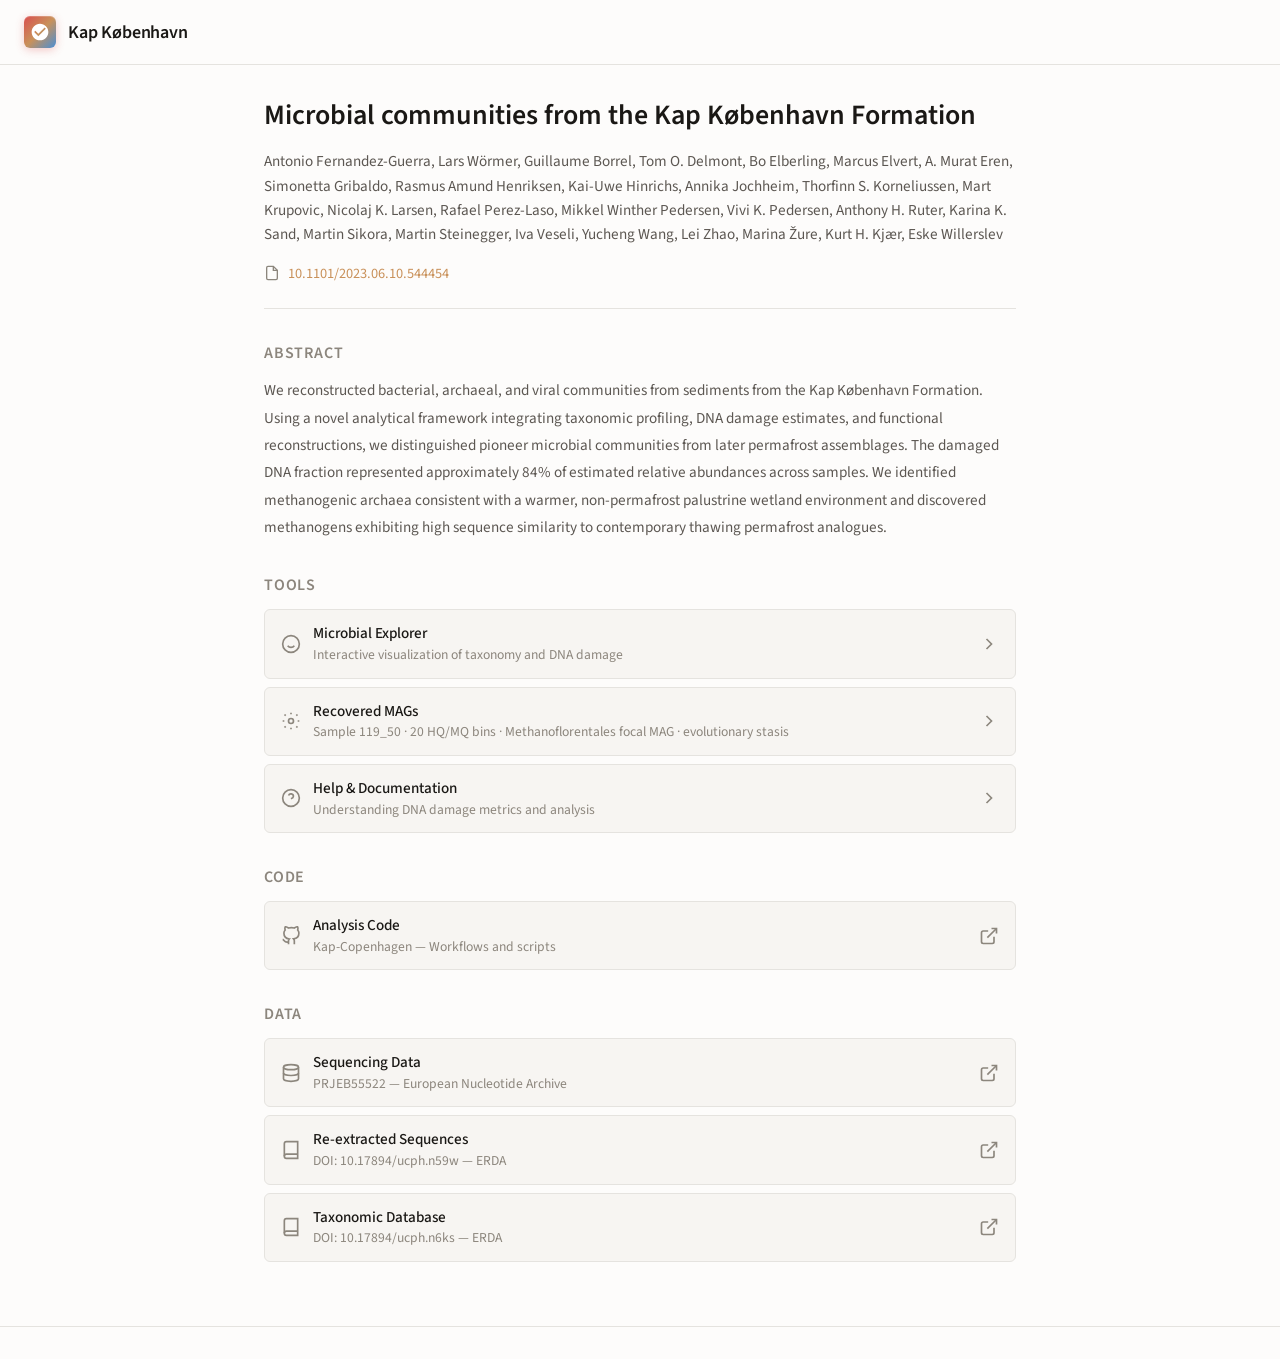
<file: index.html>
<!DOCTYPE html>
<html lang="en">
<head>
    <meta charset="UTF-8">
    <meta name="viewport" content="width=device-width, initial-scale=1.0">
    <title>Kap København - Microbial Communities</title>
    <meta name="description" content="Microbial communities from the Kap København Formation">
    <link rel="preconnect" href="https://fonts.googleapis.com">
    <link rel="preconnect" href="https://fonts.gstatic.com" crossorigin>
    <link href="https://fonts.googleapis.com/css2?family=JetBrains+Mono:wght@400;500;600&family=Source+Sans+3:wght@300;400;500;600;700&display=swap" rel="stylesheet">
    <link rel="stylesheet" href="styles.css?v=85">
    <style>
        html, body {
            height: auto;
            overflow: auto;
        }

        .landing {
            min-height: 100vh;
            display: flex;
            flex-direction: column;
        }

        .landing-header {
            padding: var(--space-lg) var(--space-xl);
            border-bottom: 1px solid var(--border-subtle);
        }

        .landing-main {
            flex: 1;
            max-width: 800px;
            margin: 0 auto;
            padding: var(--space-2xl) var(--space-xl);
        }

        .paper-title {
            font-size: 1.75rem;
            font-weight: 600;
            line-height: 1.3;
            margin-bottom: var(--space-lg);
            color: var(--text-primary);
        }

        .paper-authors {
            color: var(--text-secondary);
            font-size: 0.95rem;
            line-height: 1.6;
            margin-bottom: var(--space-lg);
        }

        .paper-meta {
            display: flex;
            gap: var(--space-lg);
            flex-wrap: wrap;
            margin-bottom: var(--space-2xl);
            padding-bottom: var(--space-xl);
            border-bottom: 1px solid var(--border-subtle);
        }

        .paper-meta-item {
            display: flex;
            align-items: center;
            gap: var(--space-sm);
            font-size: 0.9rem;
            color: var(--text-tertiary);
        }

        .paper-meta-item svg {
            width: 16px;
            height: 16px;
        }

        .paper-meta-item a {
            color: var(--accent-primary);
            text-decoration: none;
        }

        .paper-meta-item a:hover {
            text-decoration: underline;
        }

        .landing-section {
            margin-bottom: var(--space-2xl);
        }

        .landing-section h2 {
            font-size: 1rem;
            font-weight: 600;
            color: var(--text-tertiary);
            text-transform: uppercase;
            letter-spacing: 0.05em;
            margin-bottom: var(--space-md);
        }

        .abstract {
            color: var(--text-secondary);
            font-size: 0.95rem;
            line-height: 1.8;
        }

        .link-list {
            display: flex;
            flex-direction: column;
            gap: var(--space-sm);
        }

        .link-item {
            display: flex;
            align-items: center;
            gap: var(--space-md);
            padding: var(--space-md) var(--space-lg);
            background: var(--bg-base);
            border: 1px solid var(--border-subtle);
            border-radius: var(--radius-md);
            text-decoration: none;
            color: var(--text-primary);
            transition: all var(--transition-fast);
        }

        .link-item:hover {
            background: var(--bg-raised);
            border-color: var(--border-default);
        }

        .link-item svg {
            width: 20px;
            height: 20px;
            color: var(--text-tertiary);
            flex-shrink: 0;
        }

        .link-item-content {
            flex: 1;
        }

        .link-item-title {
            font-weight: 500;
            font-size: 0.95rem;
        }

        .link-item-desc {
            font-size: 0.85rem;
            color: var(--text-tertiary);
        }

        .link-item-arrow {
            color: var(--text-tertiary);
        }

        .landing-footer {
            padding: var(--space-lg) var(--space-xl);
            border-top: 1px solid var(--border-subtle);
            text-align: center;
            color: var(--text-tertiary);
            font-size: 0.85rem;
        }

        .landing-footer a {
            color: var(--text-secondary);
            text-decoration: none;
        }

        .landing-footer a:hover {
            text-decoration: underline;
        }

        /* Mobile responsiveness for landing page */
        @media (max-width: 768px) {
            .landing-header {
                padding: var(--space-md) var(--space-lg);
            }

            .landing-main {
                padding: var(--space-lg) var(--space-lg);
            }

            .paper-title {
                font-size: 1.35rem;
            }

            .paper-authors {
                font-size: 0.9rem;
            }

            .paper-meta {
                gap: var(--space-md);
            }

            .paper-meta-item {
                font-size: 0.85rem;
            }

            .link-item {
                padding: var(--space-md);
            }

            .link-item-title {
                font-size: 0.9rem;
            }

            .link-item-desc {
                font-size: 0.8rem;
            }
        }

        @media (max-width: 480px) {
            .landing-header {
                padding: var(--space-sm) var(--space-md);
            }

            .landing-main {
                padding: var(--space-md);
            }

            .paper-title {
                font-size: 1.15rem;
            }

            .paper-meta {
                flex-direction: column;
                gap: var(--space-sm);
            }

            .logo-text {
                font-size: 14px;
            }
        }
    </style>
</head>
<body>
    <div class="landing">
        <header class="landing-header">
            <div class="logo">
                <div class="logo-icon">
                    <svg viewBox="0 0 24 24"><path d="M12 2C6.48 2 2 6.48 2 12s4.48 10 10 10 10-4.48 10-10S17.52 2 12 2zm-2 15l-5-5 1.41-1.41L10 14.17l7.59-7.59L19 8l-9 9z"/></svg>
                </div>
                <div class="logo-text">Kap København</div>
            </div>
        </header>

        <main class="landing-main">
            <h1 class="paper-title">Microbial communities from the Kap København Formation</h1>

            <p class="paper-authors">
                Antonio Fernandez-Guerra, Lars Wörmer, Guillaume Borrel, Tom O. Delmont, Bo Elberling, Marcus Elvert, A. Murat Eren, Simonetta Gribaldo, Rasmus Amund Henriksen, Kai-Uwe Hinrichs, Annika Jochheim, Thorfinn S. Korneliussen, Mart Krupovic, Nicolaj K. Larsen, Rafael Perez-Laso, Mikkel Winther Pedersen, Vivi K. Pedersen, Anthony H. Ruter, Karina K. Sand, Martin Sikora, Martin Steinegger, Iva Veseli, Yucheng Wang, Lei Zhao, Marina Žure, Kurt H. Kjær, Eske Willerslev
            </p>

            <div class="paper-meta">
                <div class="paper-meta-item">
                    <svg viewBox="0 0 24 24" fill="none" stroke="currentColor" stroke-width="2">
                        <path d="M14 2H6a2 2 0 0 0-2 2v16a2 2 0 0 0 2 2h12a2 2 0 0 0 2-2V8z"/>
                        <polyline points="14 2 14 8 20 8"/>
                    </svg>
                    <a href="https://doi.org/10.1101/2023.06.10.544454" target="_blank">10.1101/2023.06.10.544454</a>
                </div>
            </div>

            <div class="landing-section">
                <h2>Abstract</h2>
            <p class="abstract">
                    We reconstructed bacterial, archaeal, and viral communities from sediments
                    from the Kap København Formation. Using a novel analytical framework integrating
                    taxonomic profiling, DNA damage estimates, and functional reconstructions, we distinguished pioneer
                    microbial communities from later permafrost assemblages. The damaged DNA fraction represented
                    approximately 84% of estimated relative abundances across samples. We identified methanogenic archaea
                    consistent with a warmer, non-permafrost palustrine wetland environment and discovered methanogens
                    exhibiting high sequence similarity to contemporary thawing permafrost analogues.
                </p>
            </div>

            <div class="landing-section">
                <h2>Tools</h2>
                <div class="link-list">
                    <a href="explorer/" class="link-item">
                        <svg viewBox="0 0 24 24" fill="none" stroke="currentColor" stroke-width="2">
                            <circle cx="12" cy="12" r="10"/>
                            <path d="M8 14s1.5 2 4 2 4-2 4-2"/>
                            <line x1="9" y1="9" x2="9.01" y2="9"/>
                            <line x1="15" y1="9" x2="15.01" y2="9"/>
                        </svg>
                        <div class="link-item-content">
                            <div class="link-item-title">Microbial Explorer</div>
                            <div class="link-item-desc">Interactive visualization of taxonomy and DNA damage</div>
                        </div>
                        <svg class="link-item-arrow" viewBox="0 0 24 24" fill="none" stroke="currentColor" stroke-width="2"><polyline points="9 18 15 12 9 6"/></svg>
                    </a>
                    <a href="mags/" class="link-item">
                        <svg viewBox="0 0 24 24" fill="none" stroke="currentColor" stroke-width="2">
                            <circle cx="12" cy="12" r="3"/>
                            <path d="M12 2v2M12 20v2M4.22 4.22l1.42 1.42M18.36 18.36l1.42 1.42M2 12h2M20 12h2M4.22 19.78l1.42-1.42M18.36 5.64l1.42-1.42"/>
                        </svg>
                        <div class="link-item-content">
                            <div class="link-item-title">Recovered MAGs</div>
                            <div class="link-item-desc">Sample 119_50 · 20 HQ/MQ bins · Methanoflorentales focal MAG · evolutionary stasis</div>
                        </div>
                        <svg class="link-item-arrow" viewBox="0 0 24 24" fill="none" stroke="currentColor" stroke-width="2"><polyline points="9 18 15 12 9 6"/></svg>
                    </a>
                    <a href="help.html" class="link-item">
                        <svg viewBox="0 0 24 24" fill="none" stroke="currentColor" stroke-width="2">
                            <circle cx="12" cy="12" r="10"/>
                            <path d="M9.09 9a3 3 0 0 1 5.83 1c0 2-3 3-3 3"/>
                            <line x1="12" y1="17" x2="12.01" y2="17"/>
                        </svg>
                        <div class="link-item-content">
                            <div class="link-item-title">Help & Documentation</div>
                            <div class="link-item-desc">Understanding DNA damage metrics and analysis</div>
                        </div>
                        <svg class="link-item-arrow" viewBox="0 0 24 24" fill="none" stroke="currentColor" stroke-width="2"><polyline points="9 18 15 12 9 6"/></svg>
                    </a>
                </div>
            </div>

            <div class="landing-section">
                <h2>Code</h2>
                <div class="link-list">
                    <a href="https://github.com/genomewalker/Kap-Copenhagen" target="_blank" class="link-item">
                        <svg viewBox="0 0 24 24" fill="none" stroke="currentColor" stroke-width="2">
                            <path d="M9 19c-5 1.5-5-2.5-7-3m14 6v-3.87a3.37 3.37 0 0 0-.94-2.61c3.14-.35 6.44-1.54 6.44-7A5.44 5.44 0 0 0 20 4.77 5.07 5.07 0 0 0 19.91 1S18.73.65 16 2.48a13.38 13.38 0 0 0-7 0C6.27.65 5.09 1 5.09 1A5.07 5.07 0 0 0 5 4.77a5.44 5.44 0 0 0-1.5 3.78c0 5.42 3.3 6.61 6.44 7A3.37 3.37 0 0 0 9 18.13V22"/>
                        </svg>
                        <div class="link-item-content">
                            <div class="link-item-title">Analysis Code</div>
                            <div class="link-item-desc">Kap-Copenhagen — Workflows and scripts</div>
                        </div>
                        <svg class="link-item-arrow" viewBox="0 0 24 24" fill="none" stroke="currentColor" stroke-width="2"><path d="M18 13v6a2 2 0 0 1-2 2H5a2 2 0 0 1-2-2V8a2 2 0 0 1 2-2h6"/><polyline points="15 3 21 3 21 9"/><line x1="10" y1="14" x2="21" y2="3"/></svg>
                    </a>
                </div>
            </div>

            <div class="landing-section">
                <h2>Data</h2>
                <div class="link-list">
                    <a href="https://www.ebi.ac.uk/ena/browser/view/PRJEB55522" target="_blank" class="link-item">
                        <svg viewBox="0 0 24 24" fill="none" stroke="currentColor" stroke-width="2">
                            <ellipse cx="12" cy="5" rx="9" ry="3"/>
                            <path d="M21 12c0 1.66-4 3-9 3s-9-1.34-9-3"/>
                            <path d="M3 5v14c0 1.66 4 3 9 3s9-1.34 9-3V5"/>
                        </svg>
                        <div class="link-item-content">
                            <div class="link-item-title">Sequencing Data</div>
                            <div class="link-item-desc">PRJEB55522 — European Nucleotide Archive</div>
                        </div>
                        <svg class="link-item-arrow" viewBox="0 0 24 24" fill="none" stroke="currentColor" stroke-width="2"><path d="M18 13v6a2 2 0 0 1-2 2H5a2 2 0 0 1-2-2V8a2 2 0 0 1 2-2h6"/><polyline points="15 3 21 3 21 9"/><line x1="10" y1="14" x2="21" y2="3"/></svg>
                    </a>
                    <a href="https://doi.org/n59w" target="_blank" class="link-item">
                        <svg viewBox="0 0 24 24" fill="none" stroke="currentColor" stroke-width="2">
                            <path d="M4 19.5A2.5 2.5 0 0 1 6.5 17H20"/>
                            <path d="M6.5 2H20v20H6.5A2.5 2.5 0 0 1 4 19.5v-15A2.5 2.5 0 0 1 6.5 2z"/>
                        </svg>
                        <div class="link-item-content">
                            <div class="link-item-title">Re-extracted Sequences</div>
                            <div class="link-item-desc">DOI: 10.17894/ucph.n59w — ERDA</div>
                        </div>
                        <svg class="link-item-arrow" viewBox="0 0 24 24" fill="none" stroke="currentColor" stroke-width="2"><path d="M18 13v6a2 2 0 0 1-2 2H5a2 2 0 0 1-2-2V8a2 2 0 0 1 2-2h6"/><polyline points="15 3 21 3 21 9"/><line x1="10" y1="14" x2="21" y2="3"/></svg>
                    </a>
                    <a href="https://doi.org/n6ks" target="_blank" class="link-item">
                        <svg viewBox="0 0 24 24" fill="none" stroke="currentColor" stroke-width="2">
                            <path d="M4 19.5A2.5 2.5 0 0 1 6.5 17H20"/>
                            <path d="M6.5 2H20v20H6.5A2.5 2.5 0 0 1 4 19.5v-15A2.5 2.5 0 0 1 6.5 2z"/>
                        </svg>
                        <div class="link-item-content">
                            <div class="link-item-title">Taxonomic Database</div>
                            <div class="link-item-desc">DOI: 10.17894/ucph.n6ks — ERDA</div>
                        </div>
                        <svg class="link-item-arrow" viewBox="0 0 24 24" fill="none" stroke="currentColor" stroke-width="2"><path d="M18 13v6a2 2 0 0 1-2 2H5a2 2 0 0 1-2-2V8a2 2 0 0 1 2-2h6"/><polyline points="15 3 21 3 21 9"/><line x1="10" y1="14" x2="21" y2="3"/></svg>
                    </a>
                </div>
            </div>
        </main>

        <footer class="landing-footer">
        </footer>
    </div>
</body>
</html>
</file>
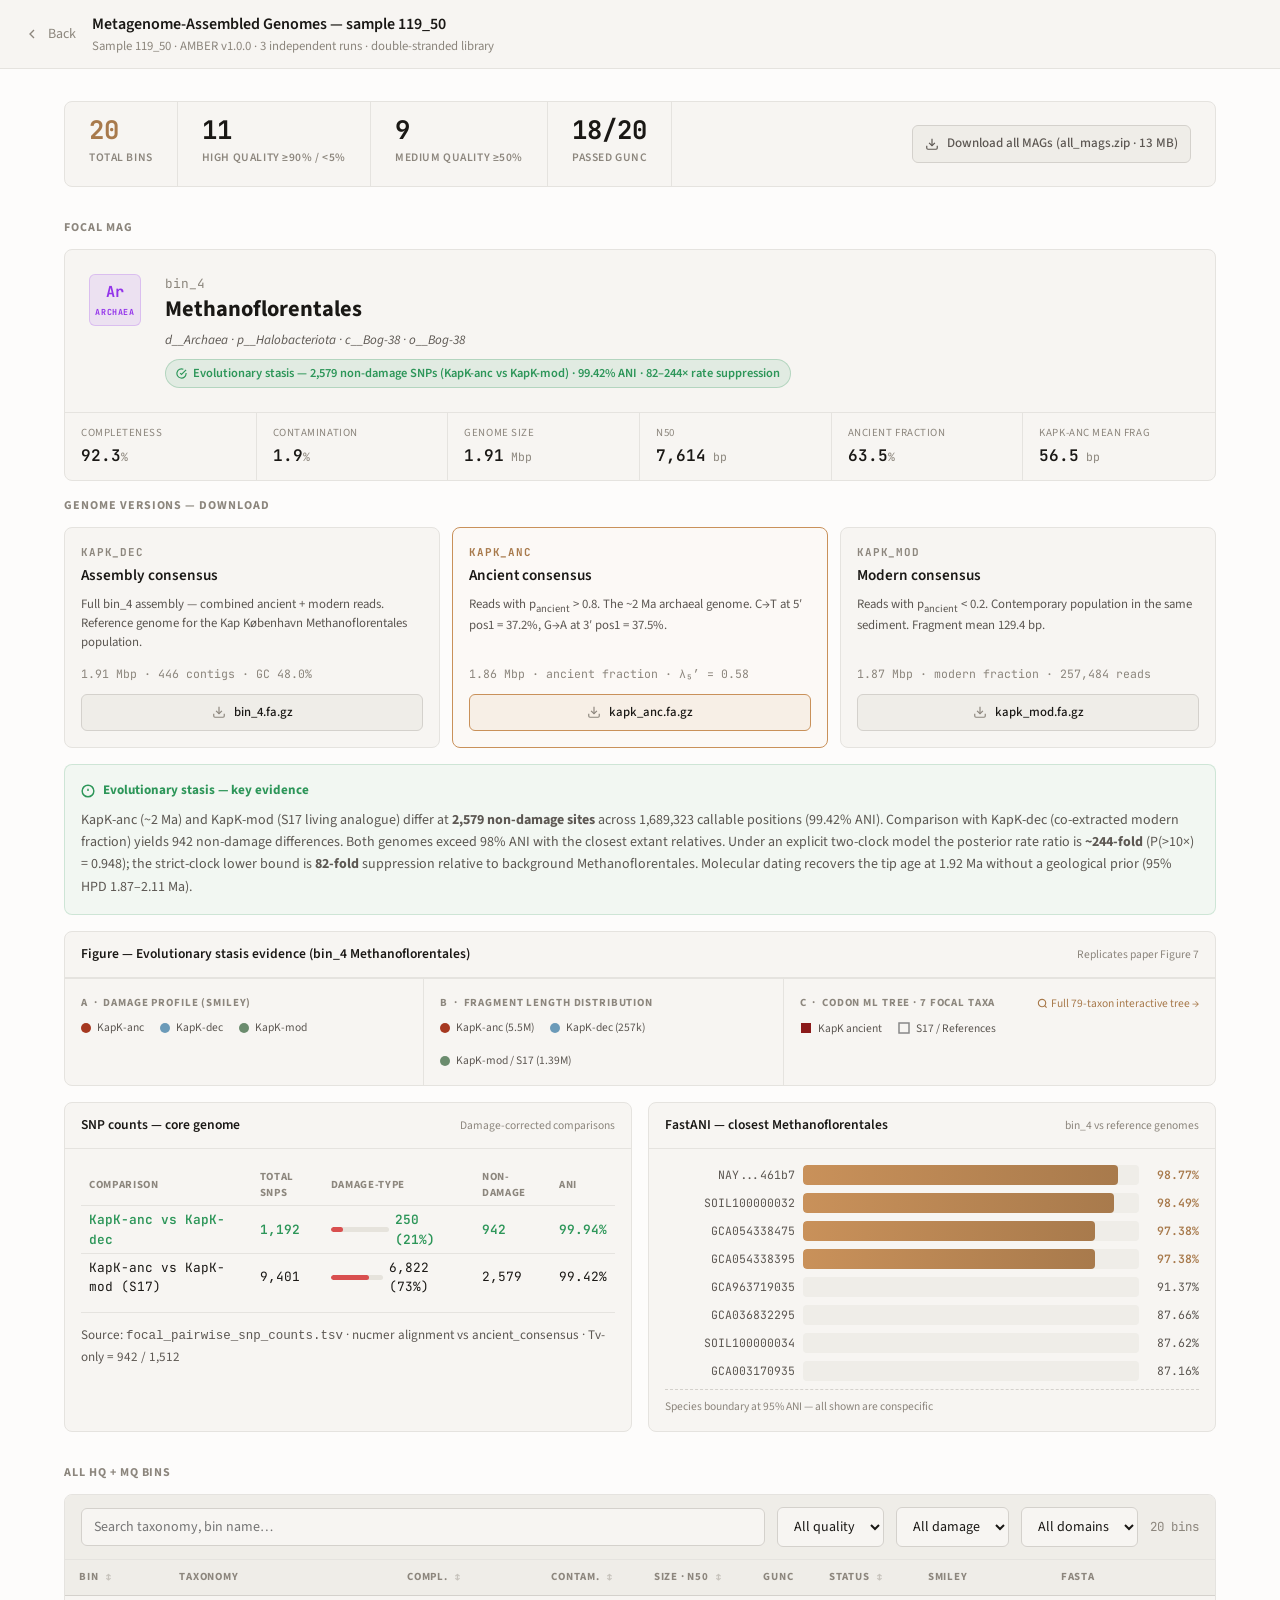
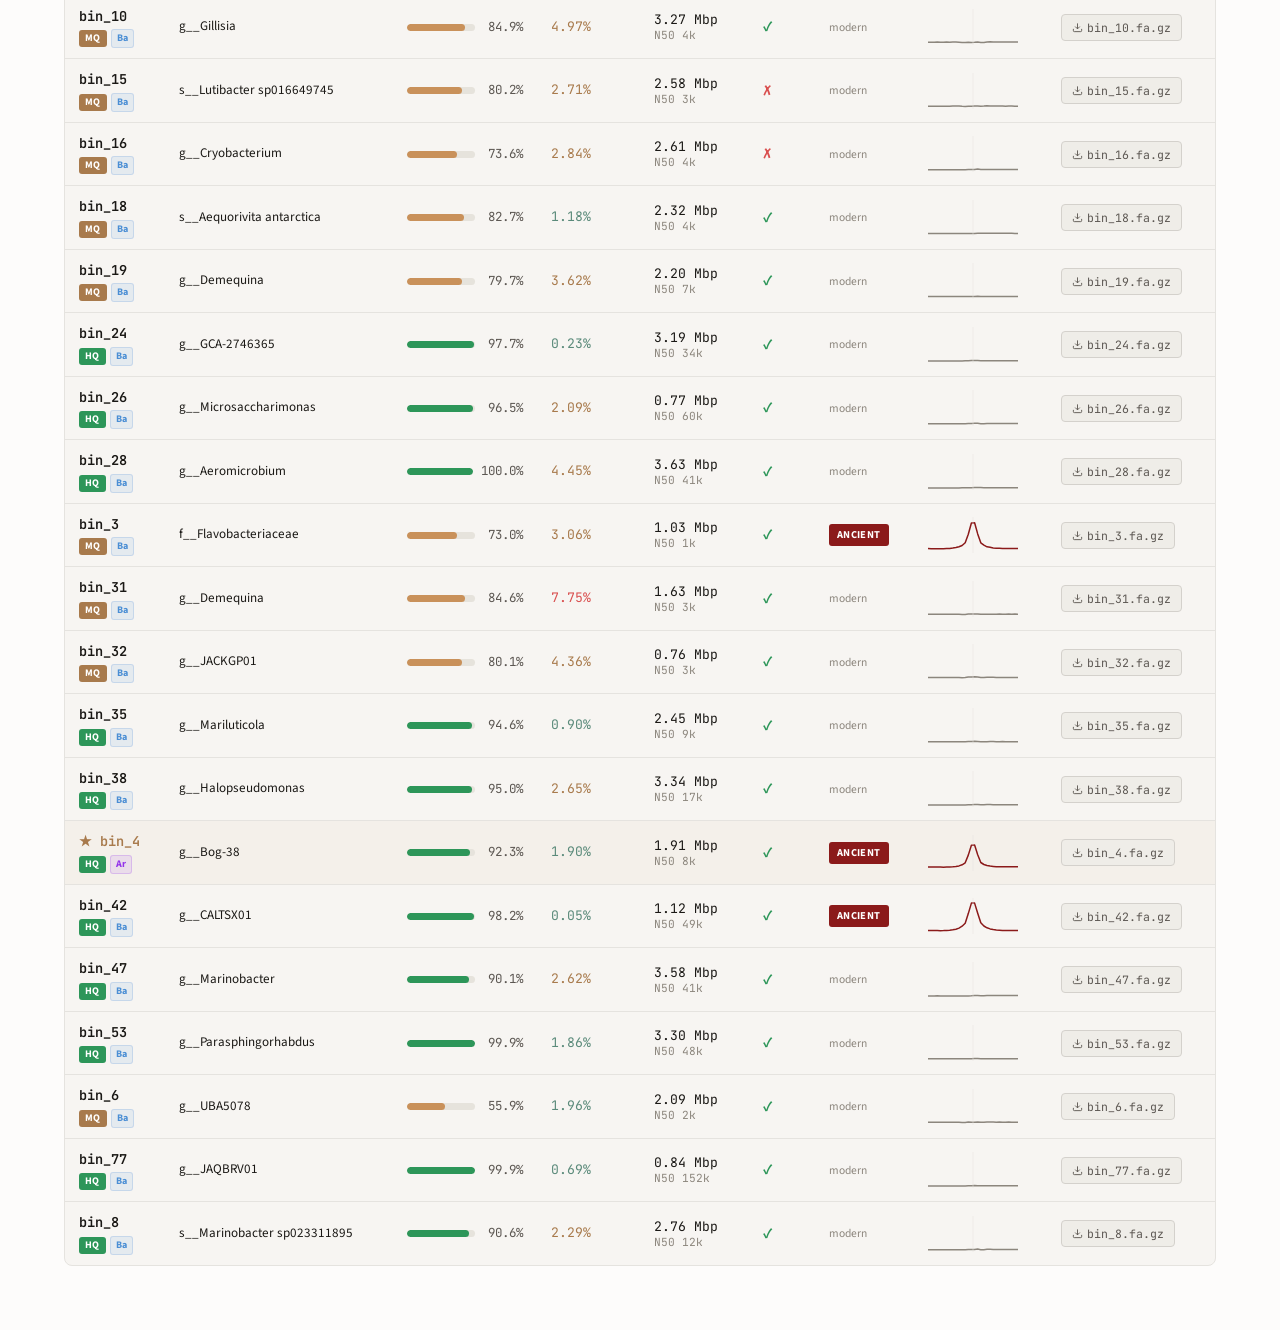
<file: mags/index.html>
<!DOCTYPE html>
<html lang="en">
<head>
    <meta charset="UTF-8">
    <meta name="viewport" content="width=device-width, initial-scale=1.0">
    <title>MAGs — Kap København</title>
    <meta name="description" content="Metagenome-assembled genomes from the Kap København sample 119_50 — AMBER binning">
    <link rel="preconnect" href="https://fonts.googleapis.com">
    <link rel="preconnect" href="https://fonts.gstatic.com" crossorigin>
    <link href="https://fonts.googleapis.com/css2?family=JetBrains+Mono:wght@400;500;600&family=Source+Sans+3:wght@300;400;500;600;700&display=swap" rel="stylesheet">
    <link rel="stylesheet" href="../styles.css?v=86">
    <script src="https://d3js.org/d3.v7.min.js"></script>
    <style>
html, body { height:auto; overflow:auto; background:var(--bg-deep); }

/* ─── Page header ─── */
.page-header { padding:var(--space-md) var(--space-xl); border-bottom:1px solid var(--border-subtle); display:flex; align-items:center; gap:var(--space-lg); background:var(--bg-base); position:sticky; top:0; z-index:10; }
.back-link { display:flex; align-items:center; gap:var(--space-sm); color:var(--text-tertiary); text-decoration:none; font-size:0.875rem; transition:color var(--transition-fast); }
.back-link:hover { color:var(--text-primary); }
.back-link svg { width:16px; height:16px; }
.page-header-content { flex:1; }
.page-header-title { font-size:1rem; font-weight:600; color:var(--text-primary); }
.page-header-sub { font-size:0.8rem; color:var(--text-tertiary); margin-top:1px; }
.page-main { max-width:1200px; margin:0 auto; padding:var(--space-2xl) var(--space-xl); }

/* ─── Summary strip ─── */
.summary-strip { display:flex; align-items:stretch; background:var(--bg-base); border:1px solid var(--border-subtle); border-radius:var(--radius-lg); overflow:hidden; margin-bottom:var(--space-2xl); }
.summary-stat { padding:var(--space-lg) var(--space-xl); border-right:1px solid var(--border-subtle); display:flex; flex-direction:column; justify-content:center; flex-shrink:0; }
.summary-stat.dl-stat { border-right:none; flex:1; align-items:flex-end; justify-content:center; }
.stat-value { font-size:1.6rem; font-weight:700; color:var(--text-primary); line-height:1; font-family:var(--font-mono); }
.stat-value.accent { color:var(--accent-secondary); }
.stat-label { font-size:0.72rem; color:var(--text-tertiary); text-transform:uppercase; letter-spacing:0.05em; margin-top:5px; white-space:nowrap; }
.dl-all-btn { display:inline-flex; align-items:center; gap:var(--space-sm); padding:var(--space-sm) var(--space-md); background:var(--bg-raised); border:1px solid var(--border-default); border-radius:var(--radius-md); color:var(--text-secondary); text-decoration:none; font-size:0.82rem; font-weight:500; transition:all var(--transition-fast); white-space:nowrap; }
.dl-all-btn:hover { background:var(--bg-elevated); border-color:var(--accent-primary); color:var(--text-primary); }
.dl-all-btn svg { width:14px; height:14px; }

/* ─── Section title ─── */
.section-title { font-size:0.75rem; font-weight:700; color:var(--text-tertiary); text-transform:uppercase; letter-spacing:0.08em; margin-bottom:var(--space-md); }

/* ─── Focal MAG card ─── */
.focal-section { margin-bottom:var(--space-2xl); }
.focal-card { background:var(--bg-base); border:1px solid var(--border-subtle); border-radius:var(--radius-lg); overflow:hidden; margin-bottom:var(--space-lg); }
.focal-header { padding:var(--space-xl); display:flex; align-items:flex-start; gap:var(--space-xl); border-bottom:1px solid var(--border-subtle); }
.focal-domain-badge { flex-shrink:0; width:52px; height:52px; border-radius:var(--radius-md); display:flex; flex-direction:column; align-items:center; justify-content:center; font-family:var(--font-mono); font-weight:700; font-size:0.95rem; }
.focal-domain-badge.archaea { background:rgba(147,51,234,0.1); border:1px solid rgba(147,51,234,0.2); color:var(--damage-model); }
.focal-domain-badge.bacteria { background:rgba(74,142,212,0.1); border:1px solid rgba(74,142,212,0.2); color:var(--damage-3prime); }
.focal-domain-label { font-size:0.52rem; font-weight:700; letter-spacing:0.07em; text-transform:uppercase; margin-top:2px; }
.focal-info { flex:1; }
.focal-bin-id { font-family:var(--font-mono); font-size:0.8rem; color:var(--text-tertiary); margin-bottom:3px; }
.focal-organism { font-size:1.4rem; font-weight:700; color:var(--text-primary); line-height:1.2; margin-bottom:var(--space-sm); }
.focal-taxonomy { font-size:0.82rem; color:var(--text-secondary); font-style:italic; margin-bottom:var(--space-sm); }
.focal-stasis-badge { display:inline-flex; align-items:center; gap:6px; background:rgba(45,150,89,0.1); border:1px solid rgba(45,150,89,0.25); color:var(--status-damaged); font-size:0.78rem; font-weight:600; padding:4px 10px; border-radius:99px; }
.focal-stats-row { display:grid; grid-template-columns:repeat(6,1fr); }
.focal-stat { padding:var(--space-md) var(--space-lg); border-right:1px solid var(--border-subtle); }
.focal-stat:last-child { border-right:none; }
.focal-stat-label { font-size:0.68rem; color:var(--text-tertiary); text-transform:uppercase; letter-spacing:0.05em; margin-bottom:3px; }
.focal-stat-value { font-family:var(--font-mono); font-size:1rem; font-weight:600; color:var(--text-primary); }
.focal-stat-unit { font-size:0.72rem; color:var(--text-tertiary); font-weight:400; }

/* ─── Genome versions ─── */
.genome-versions { display:grid; grid-template-columns:repeat(3,1fr); gap:var(--space-md); margin-bottom:var(--space-lg); }
.genome-version-card { background:var(--bg-base); border:1px solid var(--border-subtle); border-radius:var(--radius-lg); padding:var(--space-lg); display:flex; flex-direction:column; }
.genome-version-card.anc { border-color:var(--accent-primary); background:rgba(201,145,90,0.03); }
.gv-tag { font-family:var(--font-mono); font-size:0.68rem; font-weight:700; color:var(--text-tertiary); text-transform:uppercase; letter-spacing:0.08em; margin-bottom:var(--space-xs); }
.genome-version-card.anc .gv-tag { color:var(--accent-secondary); }
.gv-name { font-size:0.95rem; font-weight:600; color:var(--text-primary); margin-bottom:var(--space-sm); }
.gv-desc { font-size:0.8rem; color:var(--text-secondary); line-height:1.5; margin-bottom:var(--space-md); flex:1; }
.gv-meta { font-size:0.72rem; color:var(--text-tertiary); font-family:var(--font-mono); margin-bottom:var(--space-md); }
.gv-download { display:inline-flex; align-items:center; gap:var(--space-sm); padding:var(--space-sm) var(--space-md); background:var(--bg-raised); border:1px solid var(--border-default); border-radius:var(--radius-md); color:var(--text-primary); text-decoration:none; font-size:0.8rem; font-weight:500; transition:all var(--transition-fast); width:100%; justify-content:center; }
.gv-download:hover { background:var(--bg-elevated); border-color:var(--accent-primary); }
.genome-version-card.anc .gv-download { background:rgba(201,145,90,0.1); border-color:var(--accent-primary); }
.gv-download svg { width:14px; height:14px; color:var(--text-tertiary); }

/* ─── Stasis callout ─── */
.stasis-callout { background:rgba(45,150,89,0.05); border:1px solid rgba(45,150,89,0.18); border-radius:var(--radius-lg); padding:var(--space-lg); margin-bottom:var(--space-lg); }
.stasis-callout-title { font-size:0.82rem; font-weight:700; color:var(--status-damaged); margin-bottom:var(--space-sm); display:flex; align-items:center; gap:var(--space-sm); }
.stasis-callout-body { font-size:0.875rem; color:var(--text-secondary); line-height:1.6; }

/* ─── Figure panels ─── */
.full-panel { background:var(--bg-base); border:1px solid var(--border-subtle); border-radius:var(--radius-lg); overflow:hidden; margin-bottom:var(--space-lg); }
.panel-header { padding:var(--space-md) var(--space-lg); border-bottom:1px solid var(--border-subtle); display:flex; align-items:center; justify-content:space-between; }
.panel-title { font-size:0.85rem; font-weight:600; color:var(--text-primary); }
.panel-subtitle { font-size:0.72rem; color:var(--text-tertiary); }
.panel-body { padding:var(--space-lg); }
.fig-grid { display:grid; grid-template-columns:1fr 1fr 1.2fr; border-top:1px solid var(--border-subtle); }
.fig-panel { padding:var(--space-lg); }
.fig-panel:not(:last-child) { border-right:1px solid var(--border-subtle); }
.fig-label { font-size:0.68rem; font-weight:700; color:var(--text-tertiary); text-transform:uppercase; letter-spacing:0.08em; margin-bottom:var(--space-sm); display:flex; align-items:center; justify-content:space-between; }

/* ─── Panels grid ─── */
.panels-grid { display:grid; grid-template-columns:1fr 1fr; gap:var(--space-lg); margin-bottom:var(--space-lg); }
.panel { background:var(--bg-base); border:1px solid var(--border-subtle); border-radius:var(--radius-lg); overflow:hidden; }

/* ─── SNP table ─── */
.snp-table { width:100%; border-collapse:collapse; font-size:0.82rem; }
.snp-table th { text-align:left; font-size:0.68rem; font-weight:700; color:var(--text-tertiary); text-transform:uppercase; letter-spacing:0.06em; padding:var(--space-xs) var(--space-sm); border-bottom:1px solid var(--border-subtle); }
.snp-table td { padding:var(--space-xs) var(--space-sm); border-bottom:1px solid var(--border-subtle); color:var(--text-primary); font-family:var(--font-mono); font-size:0.8rem; vertical-align:middle; }
.snp-table tr:last-child td { border-bottom:none; }
.snp-table .highlight-row td { color:var(--status-damaged); font-weight:600; }
.snp-pct-bar { display:flex; align-items:center; gap:6px; }
.snp-mini-track { width:60px; height:5px; background:var(--bg-elevated); border-radius:99px; overflow:hidden; }
.snp-mini-fill { height:100%; background:var(--damage-5prime); border-radius:99px; }

/* ─── FastANI ─── */
.ani-chart { width:100%; }
.ani-row { display:flex; align-items:center; gap:var(--space-sm); margin-bottom:var(--space-sm); }
.ani-row:last-child { margin-bottom:0; }
.ani-label { font-family:var(--font-mono); font-size:0.72rem; color:var(--text-secondary); width:130px; flex-shrink:0; text-align:right; white-space:nowrap; overflow:hidden; text-overflow:ellipsis; }
.ani-bar-track { flex:1; height:20px; background:var(--bg-raised); border-radius:var(--radius-sm); overflow:hidden; }
.ani-bar-fill { height:100%; border-radius:var(--radius-sm); transition:width 0.6s ease; }
.ani-bar-fill.top { background:linear-gradient(90deg,var(--accent-primary),var(--accent-secondary)); }
.ani-bar-fill.mid { background:var(--bg-elevated); }
.ani-value { font-family:var(--font-mono); font-size:0.72rem; color:var(--text-secondary); width:52px; flex-shrink:0; text-align:right; }
.ani-value.top { color:var(--accent-secondary); font-weight:600; }

/* ─── Legend ─── */
.legend { display:flex; gap:var(--space-lg); flex-wrap:wrap; margin-top:var(--space-sm); }
.legend-item { display:flex; align-items:center; gap:6px; font-size:0.72rem; color:var(--text-secondary); }
.legend-dot { width:10px; height:10px; border-radius:50%; flex-shrink:0; }

/* ─── Tree ─── */
.tree-container { width:100%; position:relative; }
#snp-tree svg { display:block; width:100%; }
.tree-link { fill:none; stroke:var(--border-default); stroke-width:1.5px; }

/* ─── Tabs ─── */
.tab-bar { display:flex; border-bottom:1px solid var(--border-subtle); padding:0 var(--space-lg); }
.tab { padding:var(--space-md) var(--space-lg); font-size:0.85rem; font-weight:500; color:var(--text-tertiary); cursor:pointer; border-bottom:2px solid transparent; margin-bottom:-1px; transition:all var(--transition-fast); }
.tab:hover { color:var(--text-primary); }
.tab.active { color:var(--accent-secondary); border-bottom-color:var(--accent-primary); }
.tab-content { display:none; padding:var(--space-lg); }
.tab-content.active { display:block; }

/* ─── MAGs table ─── */
.table-wrapper { background:var(--bg-base); border:1px solid var(--border-subtle); border-radius:var(--radius-lg); overflow:hidden; margin-bottom:var(--space-2xl); }
.table-controls { padding:var(--space-md) var(--space-lg); border-bottom:1px solid var(--border-subtle); display:flex; gap:var(--space-md); align-items:center; flex-wrap:wrap; background:var(--bg-raised); }
.search-input { flex:1; min-width:200px; padding:var(--space-sm) var(--space-md); border:1px solid var(--border-default); border-radius:var(--radius-md); background:var(--bg-base); color:var(--text-primary); font-family:var(--font-sans); font-size:0.875rem; outline:none; }
.search-input:focus { border-color:var(--accent-primary); }
.filter-select { padding:var(--space-sm) var(--space-md); border:1px solid var(--border-default); border-radius:var(--radius-md); background:var(--bg-base); color:var(--text-primary); font-family:var(--font-sans); font-size:0.875rem; outline:none; cursor:pointer; }
.table-count { font-size:0.78rem; color:var(--text-tertiary); font-family:var(--font-mono); margin-left:auto; }
.mags-table { width:100%; border-collapse:collapse; font-size:0.875rem; }
.mags-table th { background:var(--bg-raised); padding:9px 14px; text-align:left; font-size:0.68rem; font-weight:700; color:var(--text-tertiary); text-transform:uppercase; letter-spacing:0.07em; border-bottom:1px solid var(--border-default); white-space:nowrap; cursor:pointer; user-select:none; }
.mags-table th:hover { color:var(--text-secondary); }
.mags-table th.sorted { color:var(--accent-secondary); }
.sort-icon { margin-left:4px; opacity:0.4; font-size:0.7rem; }
.mags-table th.sorted .sort-icon { opacity:1; }
.mags-table td { padding:10px 14px; border-bottom:1px solid var(--border-subtle); color:var(--text-primary); vertical-align:middle; }
.mags-table tr:last-child td { border-bottom:none; }
.mags-table tr:hover td { background:var(--bg-raised); }
.mags-table tr.focal td { background:rgba(201,145,90,0.05); }
.mags-table tr.focal:hover td { background:rgba(201,145,90,0.09); }

/* Bin cell */
.bin-cell { display:flex; flex-direction:column; gap:3px; }
.bin-name { font-family:var(--font-mono); font-weight:600; font-size:0.85rem; color:var(--text-primary); }
.bin-link { text-decoration:none; color:var(--accent-secondary); }
.bin-link:hover { text-decoration:underline; }
.bin-badges { display:flex; gap:4px; align-items:center; }

/* Quality badges — solid fills like DAMAGED in explorer */
.badge-hq { font-size:0.63rem; font-weight:700; background:var(--status-damaged); color:#fff; padding:1px 6px; border-radius:3px; letter-spacing:0.03em; }
.badge-mq { font-size:0.63rem; font-weight:700; background:var(--accent-secondary); color:#fff; padding:1px 6px; border-radius:3px; letter-spacing:0.03em; }

/* Domain badges */
.badge-archaea { font-size:0.63rem; font-weight:700; color:var(--damage-model); background:rgba(147,51,234,0.1); border:1px solid rgba(147,51,234,0.2); padding:1px 5px; border-radius:3px; }
.badge-bacteria { font-size:0.63rem; font-weight:700; color:var(--damage-3prime); background:rgba(74,142,212,0.1); border:1px solid rgba(74,142,212,0.2); padding:1px 5px; border-radius:3px; }

/* Taxonomy */
.taxonomy-cell { max-width:240px; overflow:hidden; text-overflow:ellipsis; white-space:nowrap; font-size:0.82rem; color:var(--text-secondary); }

/* Completeness bar */
.compl-cell { display:flex; align-items:center; gap:var(--space-sm); }
.bar-track { flex:1; height:7px; background:var(--bg-elevated); border-radius:99px; overflow:hidden; min-width:50px; }
.bar-fill { height:100%; border-radius:99px; }
.bar-fill.hi { background:var(--status-damaged); }
.bar-fill.lo { background:var(--accent-primary); }
.bar-value { font-family:var(--font-mono); font-size:0.78rem; color:var(--text-secondary); white-space:nowrap; min-width:40px; text-align:right; }

/* Contamination */
.contam-value { font-family:var(--font-mono); font-size:0.82rem; }
.contam-low { color:var(--patina-green); }
.contam-mid { color:var(--accent-secondary); }
.contam-high { color:var(--damage-5prime); }

/* Size + N50 combined */
.size-cell { line-height:1.3; }
.size-main { font-family:var(--font-mono); font-size:0.82rem; color:var(--text-primary); }
.size-sub { font-family:var(--font-mono); font-size:0.7rem; color:var(--text-tertiary); }

/* GUNC — plain checkmark/cross */
.gunc-pass { color:var(--status-damaged); font-weight:700; font-size:0.9rem; }
.gunc-fail { color:var(--damage-5prime); font-weight:700; font-size:0.9rem; }

/* STATUS badge — solid ANCIENT like DAMAGED in explorer */
.badge-ancient { display:inline-flex; align-items:center; justify-content:center; background:#8B1A1A; color:#fff; font-size:0.66rem; font-weight:700; padding:3px 8px; border-radius:3px; letter-spacing:0.04em; text-transform:uppercase; white-space:nowrap; }
.badge-modern-text { color:var(--text-tertiary); font-size:0.72rem; }

/* Download button */
.download-btn { display:inline-flex; align-items:center; gap:4px; padding:4px 10px; background:var(--bg-raised); border:1px solid var(--border-default); border-radius:var(--radius-sm); color:var(--text-secondary); text-decoration:none; font-size:0.72rem; font-family:var(--font-mono); transition:all var(--transition-fast); white-space:nowrap; }
.download-btn:hover { background:var(--bg-elevated); border-color:var(--accent-primary); color:var(--text-primary); }
.download-btn svg { width:11px; height:11px; }

/* Responsive */
@media (max-width:900px) {
    .summary-strip { flex-wrap:wrap; }
    .genome-versions { grid-template-columns:1fr; }
    .panels-grid { grid-template-columns:1fr; }
    .focal-stats-row { grid-template-columns:repeat(3,1fr); }
    .focal-header { flex-direction:column; }
    .fig-grid { grid-template-columns:1fr; }
}
@media (max-width:600px) {
    .page-main { padding:var(--space-lg); }
    .focal-stats-row { grid-template-columns:repeat(2,1fr); }
}
    </style>
</head>
<body>
    <header class="page-header">
        <a href="../" class="back-link">
            <svg viewBox="0 0 24 24" fill="none" stroke="currentColor" stroke-width="2"><polyline points="15 18 9 12 15 6"/></svg>
            Back
        </a>
        <div class="page-header-content">
            <div class="page-header-title">Metagenome-Assembled Genomes — sample 119_50</div>
            <div class="page-header-sub">Sample 119_50 · AMBER v1.0.0 · 3 independent runs · double-stranded library</div>
        </div>
    </header>

    <main class="page-main">

        <!-- Summary strip -->
        <div class="summary-strip">
            <div class="summary-stat">
                <span class="stat-value accent">20</span>
                <span class="stat-label">Total bins</span>
            </div>
            <div class="summary-stat">
                <span class="stat-value">11</span>
                <span class="stat-label">High quality ≥90% / &lt;5%</span>
            </div>
            <div class="summary-stat">
                <span class="stat-value">9</span>
                <span class="stat-label">Medium quality ≥50%</span>
            </div>
            <div class="summary-stat">
                <span class="stat-value">18/20</span>
                <span class="stat-label">Passed GUNC</span>
            </div>
            <div class="summary-stat dl-stat">
                <a href="data/all_mags.zip" download class="dl-all-btn">
                    <svg viewBox="0 0 24 24" fill="none" stroke="currentColor" stroke-width="2"><path d="M21 15v4a2 2 0 0 1-2 2H5a2 2 0 0 1-2-2v-4"/><polyline points="7 10 12 15 17 10"/><line x1="12" y1="15" x2="12" y2="3"/></svg>
                    Download all MAGs (all_mags.zip · 13 MB)
                </a>
            </div>
        </div>

        <!-- ─── bin_4 Focal section ─── -->
        <div class="focal-section" id="focal-section">
            <div class="section-title">Focal MAG</div>

            <div class="focal-card">
                <div class="focal-header">
                    <div class="focal-domain-badge archaea">
                        Ar
                        <span class="focal-domain-label">Archaea</span>
                    </div>
                    <div class="focal-info">
                        <div class="focal-bin-id">bin_4</div>
                        <div class="focal-organism">Methanoflorentales</div>
                        <div class="focal-taxonomy">d__Archaea · p__Halobacteriota · c__Bog-38 · o__Bog-38</div>
                        <div class="focal-stasis-badge">
                            <svg width="11" height="11" viewBox="0 0 24 24" fill="none" stroke="currentColor" stroke-width="2.5"><path d="M22 11.08V12a10 10 0 1 1-5.93-9.14"/><polyline points="22 4 12 14.01 9 11.01"/></svg>
                            Evolutionary stasis — 2,579 non-damage SNPs (KapK-anc vs KapK-mod) · 99.42% ANI · 82–244× rate suppression
                        </div>
                    </div>
                </div>
                <div class="focal-stats-row">
                    <div class="focal-stat">
                        <div class="focal-stat-label">Completeness</div>
                        <div class="focal-stat-value">92.3<span class="focal-stat-unit">%</span></div>
                    </div>
                    <div class="focal-stat">
                        <div class="focal-stat-label">Contamination</div>
                        <div class="focal-stat-value">1.9<span class="focal-stat-unit">%</span></div>
                    </div>
                    <div class="focal-stat">
                        <div class="focal-stat-label">Genome size</div>
                        <div class="focal-stat-value">1.91<span class="focal-stat-unit"> Mbp</span></div>
                    </div>
                    <div class="focal-stat">
                        <div class="focal-stat-label">N50</div>
                        <div class="focal-stat-value">7,614<span class="focal-stat-unit"> bp</span></div>
                    </div>
                    <div class="focal-stat">
                        <div class="focal-stat-label">Ancient fraction</div>
                        <div class="focal-stat-value">63.5<span class="focal-stat-unit">%</span></div>
                    </div>
                    <div class="focal-stat">
                        <div class="focal-stat-label">KapK-anc mean frag</div>
                        <div class="focal-stat-value">56.5<span class="focal-stat-unit"> bp</span></div>
                    </div>
                </div>
            </div>

            <!-- Genome versions -->
            <div class="section-title">Genome versions — download</div>
            <div class="genome-versions">
                <div class="genome-version-card">
                    <div class="gv-tag">kapk_dec</div>
                    <div class="gv-name">Assembly consensus</div>
                    <div class="gv-desc">Full bin_4 assembly — combined ancient + modern reads. Reference genome for the Kap København Methanoflorentales population.</div>
                    <div class="gv-meta">1.91 Mbp · 446 contigs · GC 48.0%</div>
                    <a href="data/bin_4.fa.gz" download class="gv-download">
                        <svg viewBox="0 0 24 24" fill="none" stroke="currentColor" stroke-width="2"><path d="M21 15v4a2 2 0 0 1-2 2H5a2 2 0 0 1-2-2v-4"/><polyline points="7 10 12 15 17 10"/><line x1="12" y1="15" x2="12" y2="3"/></svg>
                        bin_4.fa.gz
                    </a>
                </div>
                <div class="genome-version-card anc">
                    <div class="gv-tag">kapk_anc</div>
                    <div class="gv-name">Ancient consensus</div>
                    <div class="gv-desc">Reads with p<sub>ancient</sub> &gt; 0.8. The ~2 Ma archaeal genome. C→T at 5′ pos1 = 37.2%, G→A at 3′ pos1 = 37.5%.</div>
                    <div class="gv-meta">1.86 Mbp · ancient fraction · λ₅′ = 0.58</div>
                    <a href="data/kapk_anc.fa.gz" download class="gv-download">
                        <svg viewBox="0 0 24 24" fill="none" stroke="currentColor" stroke-width="2"><path d="M21 15v4a2 2 0 0 1-2 2H5a2 2 0 0 1-2-2v-4"/><polyline points="7 10 12 15 17 10"/><line x1="12" y1="15" x2="12" y2="3"/></svg>
                        kapk_anc.fa.gz
                    </a>
                </div>
                <div class="genome-version-card">
                    <div class="gv-tag">kapk_mod</div>
                    <div class="gv-name">Modern consensus</div>
                    <div class="gv-desc">Reads with p<sub>ancient</sub> &lt; 0.2. Contemporary population in the same sediment. Fragment mean 129.4 bp.</div>
                    <div class="gv-meta">1.87 Mbp · modern fraction · 257,484 reads</div>
                    <a href="data/kapk_mod.fa.gz" download class="gv-download">
                        <svg viewBox="0 0 24 24" fill="none" stroke="currentColor" stroke-width="2"><path d="M21 15v4a2 2 0 0 1-2 2H5a2 2 0 0 1-2-2v-4"/><polyline points="7 10 12 15 17 10"/><line x1="12" y1="15" x2="12" y2="3"/></svg>
                        kapk_mod.fa.gz
                    </a>
                </div>
            </div>

            <!-- Stasis callout -->
            <div class="stasis-callout">
                <div class="stasis-callout-title">
                    <svg width="14" height="14" viewBox="0 0 24 24" fill="none" stroke="currentColor" stroke-width="2.5"><circle cx="12" cy="12" r="10"/><line x1="12" y1="8" x2="12" y2="12"/><line x1="12" y1="16" x2="12.01" y2="16"/></svg>
                    Evolutionary stasis — key evidence
                </div>
                <div class="stasis-callout-body">
                    KapK-anc (~2 Ma) and KapK-mod (S17 living analogue) differ at <strong>2,579 non-damage sites</strong> across 1,689,323 callable positions (99.42% ANI). Comparison with KapK-dec (co-extracted modern fraction) yields 942 non-damage differences. Both genomes exceed 98% ANI with the closest extant relatives. Under an explicit two-clock model the posterior rate ratio is <strong>~244-fold</strong> (P(&gt;10×) = 0.948); the strict-clock lower bound is <strong>82-fold</strong> suppression relative to background Methanoflorentales. Molecular dating recovers the tip age at 1.92 Ma without a geological prior (95% HPD 1.87–2.11 Ma).
                </div>
            </div>

            <!-- ── Paper figure panels (A / B / C) ── -->
            <div class="full-panel">
                <div class="panel-header">
                    <div class="panel-title">Figure — Evolutionary stasis evidence (bin_4 Methanoflorentales)</div>
                    <div class="panel-subtitle">Replicates paper Figure 7</div>
                </div>
                <div class="fig-grid">

                    <!-- Panel A: smiley plot -->
                    <div class="fig-panel">
                        <div class="fig-label">A &nbsp;·&nbsp; Damage profile (smiley)</div>
                        <div id="smiley-plot"></div>
                        <div class="legend" style="margin-top:var(--space-sm);">
                            <div class="legend-item"><div class="legend-dot" style="background:#A63820"></div>KapK-anc</div>
                            <div class="legend-item"><div class="legend-dot" style="background:#6B9AB8"></div>KapK-dec</div>
                            <div class="legend-item"><div class="legend-dot" style="background:#6B8C6E"></div>KapK-mod</div>
                        </div>
                    </div>

                    <!-- Panel B: fragment lengths -->
                    <div class="fig-panel">
                        <div class="fig-label">B &nbsp;·&nbsp; Fragment length distribution</div>
                        <div id="frag-plot"></div>
                        <div class="legend" style="margin-top:var(--space-sm);">
                            <div class="legend-item"><div class="legend-dot" style="background:#A63820"></div>KapK-anc (5.5M)</div>
                            <div class="legend-item"><div class="legend-dot" style="background:#6B9AB8"></div>KapK-dec (257k)</div>
                            <div class="legend-item"><div class="legend-dot" style="background:#6B8C6E"></div>KapK-mod / S17 (1.39M)</div>
                        </div>
                    </div>

                    <!-- Panel C: SNP tree -->
                    <div class="fig-panel">
                        <div class="fig-label">
                            C &nbsp;·&nbsp; Codon ML tree · 7 focal taxa
                            <a href="tree.html" target="_blank" style="font-size:0.72rem;color:var(--accent-secondary);text-decoration:none;display:flex;align-items:center;gap:3px;font-weight:400;text-transform:none;letter-spacing:0;">
                                <svg width="11" height="11" viewBox="0 0 24 24" fill="none" stroke="currentColor" stroke-width="2.5"><circle cx="11" cy="11" r="8"/><line x1="21" y1="21" x2="16.65" y2="16.65"/></svg>
                                Full 79-taxon interactive tree →
                            </a>
                        </div>
                        <div class="tree-container" id="snp-tree"></div>
                        <div class="legend" style="margin-top:var(--space-sm);">
                            <div class="legend-item">
                                <svg width="12" height="12"><rect x="1" y="1" width="10" height="10" fill="#8B1A1A"/></svg>
                                KapK ancient
                            </div>
                            <div class="legend-item">
                                <svg width="12" height="12"><rect x="1" y="1" width="10" height="10" fill="none" stroke="#888" stroke-width="1.5"/></svg>
                                S17 / References
                            </div>
                        </div>
                    </div>
                </div>
            </div>

            <!-- SNP counts + FastANI -->
            <div class="panels-grid">
                <!-- SNP counts -->
                <div class="panel">
                    <div class="panel-header">
                        <div class="panel-title">SNP counts — core genome</div>
                        <div class="panel-subtitle">Damage-corrected comparisons</div>
                    </div>
                    <div class="panel-body">
                        <table class="snp-table">
                            <thead>
                                <tr>
                                    <th>Comparison</th>
                                    <th>Total SNPs</th>
                                    <th>Damage-type</th>
                                    <th>Non-damage</th>
                                    <th>ANI</th>
                                </tr>
                            </thead>
                            <tbody>
                                <tr class="highlight-row">
                                    <td>KapK-anc vs KapK-dec</td>
                                    <td>1,192</td>
                                    <td><div class="snp-pct-bar"><div class="snp-mini-track"><div class="snp-mini-fill" style="width:21%"></div></div>250 (21%)</div></td>
                                    <td>942</td>
                                    <td>99.94%</td>
                                </tr>
                                <tr>
                                    <td>KapK-anc vs KapK-mod (S17)</td>
                                    <td>9,401</td>
                                    <td><div class="snp-pct-bar"><div class="snp-mini-track"><div class="snp-mini-fill" style="width:73%"></div></div>6,822 (73%)</div></td>
                                    <td>2,579</td>
                                    <td>99.42%</td>
                                </tr>
                            </tbody>
                        </table>
                        <div style="margin-top:var(--space-md); padding-top:var(--space-md); border-top:1px solid var(--border-subtle); font-size:0.82rem; color:var(--text-secondary); line-height:1.6;">
                            Source: <code style="font-size:0.78rem;">focal_pairwise_snp_counts.tsv</code> · nucmer alignment vs ancient_consensus · Tv-only = 942 / 1,512
                        </div>
                    </div>
                </div>

                <!-- FastANI -->
                <div class="panel">
                    <div class="panel-header">
                        <div class="panel-title">FastANI — closest Methanoflorentales</div>
                        <div class="panel-subtitle">bin_4 vs reference genomes</div>
                    </div>
                    <div class="panel-body">
                        <div class="ani-chart" id="ani-chart"></div>
                    </div>
                </div>
            </div>

        </div>

        <!-- ─── All MAGs table ─── -->
        <div class="section-title">All HQ + MQ bins</div>
        <div class="table-wrapper">
            <div class="table-controls">
                <input type="text" class="search-input" id="table-search" placeholder="Search taxonomy, bin name…">
                <select class="filter-select" id="filter-quality">
                    <option value="">All quality</option>
                    <option value="HQ">HQ only</option>
                    <option value="MQ">MQ only</option>
                </select>
                <select class="filter-select" id="filter-damage">
                    <option value="">All damage</option>
                    <option value="ancient">Ancient</option>
                    <option value="modern">Modern</option>
                </select>
                <select class="filter-select" id="filter-domain">
                    <option value="">All domains</option>
                    <option value="Archaea">Archaea</option>
                    <option value="Bacteria">Bacteria</option>
                </select>
                <span class="table-count" id="table-count">20 bins</span>
            </div>
            <div style="overflow-x:auto;">
                <table class="mags-table" id="mags-table">
                    <thead>
                        <tr>
                            <th data-col="bin">Bin <span class="sort-icon">↕</span></th>
                            <th data-col="taxonomy">Taxonomy</th>
                            <th data-col="completeness">Compl. <span class="sort-icon">↕</span></th>
                            <th data-col="contamination">Contam. <span class="sort-icon">↕</span></th>
                            <th data-col="size">Size · N50 <span class="sort-icon">↕</span></th>
                            <th data-col="gunc">GUNC</th>
                            <th data-col="damage">Status <span class="sort-icon">↕</span></th>
                            <th>Smiley</th>
                            <th>FASTA</th>
                        </tr>
                    </thead>
                    <tbody id="mags-tbody"></tbody>
                </table>
            </div>
        </div>

    </main>

    <script>
    // ────────────────────────────────────────────────────────
    // DATA
    // ────────────────────────────────────────────────────────
    const BINS = [
        { bin: "bin_3",  completeness: 72.95, contamination: 3.06, size: 1033156, n50: 1403,  gc: 0.29, contigs: 713,  gunc_pass: true,  gunc_level: "kingdom",  damage: "ancient",  taxonomy: "d__Bacteria;p__Bacteroidota;c__Bacteroidia;o__Flavobacteriales;f__Flavobacteriaceae", file: "bin_3.fa.gz" },
        { bin: "bin_4",  completeness: 92.28, contamination: 1.90, size: 1909540, n50: 7614,  gc: 0.48, contigs: 446,  gunc_pass: true,  gunc_level: "phylum",   damage: "ancient",  taxonomy: "d__Archaea;p__Halobacteriota;c__Bog-38;o__Bog-38;g__Bog-38", file: "bin_4.fa.gz", focal: true },
        { bin: "bin_6",  completeness: 55.89, contamination: 1.96, size: 2092902, n50: 2025,  gc: 0.58, contigs: 1096, gunc_pass: true,  gunc_level: "order",    damage: "modern",   taxonomy: "d__Bacteria;p__Pseudomonadota;c__Gammaproteobacteria;o__Pseudomonadales;g__UBA5078", file: "bin_6.fa.gz" },
        { bin: "bin_8",  completeness: 90.59, contamination: 2.29, size: 2758074, n50: 11791, gc: 0.55, contigs: 352,  gunc_pass: true,  gunc_level: "kingdom",  damage: "modern",   taxonomy: "d__Bacteria;p__Pseudomonadota;c__Gammaproteobacteria;o__Pseudomonadales;g__Marinobacter;s__Marinobacter sp023311895", file: "bin_8.fa.gz" },
        { bin: "bin_10", completeness: 84.93, contamination: 4.97, size: 3268641, n50: 4313,  gc: 0.38, contigs: 939,  gunc_pass: true,  gunc_level: "genus",    damage: "modern",   taxonomy: "d__Bacteria;p__Bacteroidota;c__Bacteroidia;o__Flavobacteriales;g__Gillisia", file: "bin_10.fa.gz" },
        { bin: "bin_15", completeness: 80.16, contamination: 2.71, size: 2575073, n50: 3106,  gc: 0.34, contigs: 960,  gunc_pass: false, gunc_level: "family",   damage: "modern",   taxonomy: "d__Bacteria;p__Bacteroidota;c__Bacteroidia;o__Flavobacteriales;g__Lutibacter;s__Lutibacter sp016649745", file: "bin_15.fa.gz" },
        { bin: "bin_16", completeness: 73.64, contamination: 2.84, size: 2609108, n50: 3634,  gc: 0.66, contigs: 868,  gunc_pass: false, gunc_level: "genus",    damage: "modern",   taxonomy: "d__Bacteria;p__Actinomycetota;c__Actinomycetes;o__Actinomycetales;g__Cryobacterium", file: "bin_16.fa.gz" },
        { bin: "bin_18", completeness: 82.72, contamination: 1.18, size: 2316322, n50: 3574,  gc: 0.38, contigs: 777,  gunc_pass: true,  gunc_level: "kingdom",  damage: "modern",   taxonomy: "d__Bacteria;p__Bacteroidota;c__Bacteroidia;o__Flavobacteriales;g__Aequorivita;s__Aequorivita antarctica", file: "bin_18.fa.gz" },
        { bin: "bin_19", completeness: 79.71, contamination: 3.62, size: 2204991, n50: 7002,  gc: 0.64, contigs: 433,  gunc_pass: true,  gunc_level: "family",   damage: "modern",   taxonomy: "d__Bacteria;p__Actinomycetota;c__Actinomycetes;o__Actinomycetales;g__Demequina", file: "bin_19.fa.gz" },
        { bin: "bin_24", completeness: 97.71, contamination: 0.23, size: 3194950, n50: 34351, gc: 0.46, contigs: 170,  gunc_pass: true,  gunc_level: "class",    damage: "modern",   taxonomy: "d__Bacteria;p__Pseudomonadota;c__Gammaproteobacteria;o__SZUA-229;g__GCA-2746365", file: "bin_24.fa.gz" },
        { bin: "bin_26", completeness: 96.45, contamination: 2.09, size: 774169,  n50: 60110, gc: 0.46, contigs: 40,   gunc_pass: true,  gunc_level: "phylum",   damage: "modern",   taxonomy: "d__Bacteria;p__Patescibacteriota;c__Saccharimonadia;o__Saccharimonadales;g__Microsaccharimonas", file: "bin_26.fa.gz" },
        { bin: "bin_28", completeness: 100.0, contamination: 4.45, size: 3633730, n50: 41489, gc: 0.65, contigs: 161,  gunc_pass: true,  gunc_level: "order",    damage: "modern",   taxonomy: "d__Bacteria;p__Actinomycetota;c__Actinomycetes;o__Propionibacteriales;g__Aeromicrobium", file: "bin_28.fa.gz" },
        { bin: "bin_31", completeness: 84.61, contamination: 7.75, size: 1629389, n50: 2585,  gc: 0.67, contigs: 705,  gunc_pass: true,  gunc_level: "family",   damage: "modern",   taxonomy: "d__Bacteria;p__Actinomycetota;c__Actinomycetes;o__Actinomycetales;g__Demequina", file: "bin_31.fa.gz" },
        { bin: "bin_32", completeness: 80.08, contamination: 4.36, size: 761126,  n50: 3352,  gc: 0.44, contigs: 281,  gunc_pass: true,  gunc_level: "phylum",   damage: "modern",   taxonomy: "d__Bacteria;p__Patescibacteriota;c__Saccharimonadia;o__Saccharimonadales;g__JACKGP01", file: "bin_32.fa.gz" },
        { bin: "bin_35", completeness: 94.58, contamination: 0.90, size: 2453330, n50: 9273,  gc: 0.56, contigs: 359,  gunc_pass: true,  gunc_level: "family",   damage: "modern",   taxonomy: "d__Bacteria;p__Pseudomonadota;c__Alphaproteobacteria;o__Rhizobiales;g__Mariluticola", file: "bin_35.fa.gz" },
        { bin: "bin_38", completeness: 94.96, contamination: 2.65, size: 3340001, n50: 16785, gc: 0.59, contigs: 291,  gunc_pass: true,  gunc_level: "order",    damage: "modern",   taxonomy: "d__Bacteria;p__Pseudomonadota;c__Gammaproteobacteria;o__Pseudomonadales;g__Halopseudomonas", file: "bin_38.fa.gz" },
        { bin: "bin_42", completeness: 98.20, contamination: 0.05, size: 1115960, n50: 48592, gc: 0.38, contigs: 42,   gunc_pass: true,  gunc_level: "phylum",   damage: "ancient",  taxonomy: "d__Bacteria;p__Chlamydiota;c__Chlamydiia;o__Chlamydiales;g__CALTSX01", file: "bin_42.fa.gz" },
        { bin: "bin_47", completeness: 90.14, contamination: 2.62, size: 3584076, n50: 40881, gc: 0.55, contigs: 132,  gunc_pass: true,  gunc_level: "order",    damage: "modern",   taxonomy: "d__Bacteria;p__Pseudomonadota;c__Gammaproteobacteria;o__Pseudomonadales;g__Marinobacter", file: "bin_47.fa.gz" },
        { bin: "bin_53", completeness: 99.86, contamination: 1.86, size: 3299220, n50: 48207, gc: 0.56, contigs: 117,  gunc_pass: true,  gunc_level: "genus",    damage: "modern",   taxonomy: "d__Bacteria;p__Pseudomonadota;c__Alphaproteobacteria;o__Sphingomonadales;g__Parasphingorhabdus", file: "bin_53.fa.gz" },
        { bin: "bin_77", completeness: 99.91, contamination: 0.69, size: 837510,  n50: 151931,gc: 0.46, contigs: 11,   gunc_pass: true,  gunc_level: "phylum",   damage: "modern",   taxonomy: "d__Bacteria;p__Patescibacteriota;c__Saccharimonadia;o__Saccharimonadales;g__JAQBRV01", file: "bin_77.fa.gz" },
    ];

    // ANI from deconvolved_vs_refs.tsv — ancient_consensus as query (matching R script)
    const ANI_DATA = [
        { name: "NAY3300025461b7", ani: 98.77, label: "NAY...461b7" },
        { name: "SOIL100000032",   ani: 98.49, label: "SOIL100000032" },
        { name: "GCA054338475",    ani: 97.38, label: "GCA054338475" },
        { name: "GCA054338395",    ani: 97.38, label: "GCA054338395" },
        { name: "GCA963719035",    ani: 91.37, label: "GCA963719035" },
        { name: "GCA036832295",    ani: 87.66, label: "GCA036832295" },
        { name: "SOIL100000034",   ani: 87.62, label: "SOIL100000034" },
        { name: "GCA003170935",    ani: 87.16, label: "GCA003170935" },
    ];

    // ── Fig7 exact data ──────────────────────────────────────────────────────────
    // Panel A: fitted misincorporation rates from deconvolve/damage_model.tsv
    // (positions 1–15, KapK-anc = fitted model, KapK-dec / S17 = scaled excess)
    // Colors match paper: #A63820 / #6B9AB8 / #6B8C6E
    const COL_ANCIENT  = "#A63820";
    const COL_MODERN   = "#6B9AB8";
    const COL_RELATIVE = "#6B8C6E";

    // KapK-anc: fitted C→T (5') and G→A (3') with 95% CI
    const DMG = {
        ct_rate:  [0.3571,0.2093,0.0913,0.0615,0.0463,0.0376,0.0324,0.0293,0.0276,0.0272,0.0281,0.0286,0.0283,0.0290,0.0277],
        ct_lo:    [0.3565,0.2087,0.0908,0.0612,0.0460,0.0373,0.0321,0.0291,0.0274,0.0270,0.0279,0.0284,0.0280,0.0287,0.0275],
        ct_hi:    [0.3577,0.2100,0.0917,0.0619,0.0467,0.0379,0.0327,0.0296,0.0279,0.0275,0.0284,0.0289,0.0285,0.0292,0.0280],
        ga_rate:  [0.3721,0.2203,0.0967,0.0653,0.0485,0.0385,0.0337,0.0305,0.0294,0.0284,0.0294,0.0295,0.0294,0.0298,0.0285],
        ga_lo:    [0.3715,0.2196,0.0962,0.0649,0.0482,0.0382,0.0334,0.0303,0.0291,0.0282,0.0292,0.0292,0.0291,0.0295,0.0282],
        ga_hi:    [0.3728,0.2210,0.0972,0.0656,0.0489,0.0388,0.0340,0.0308,0.0296,0.0287,0.0297,0.0297,0.0296,0.0301,0.0288],
    };

    // KapK-dec (KapK modern fraction) — scaled excess rates
    const DEC = {
        ct: [0,0.08655,0.00531,0.03677,0.01989,0.02307,0.03667,0.02529,0.00293,0.00902,0,0,0.00244,0,0],
        ga: [0,0.09319,0,0.04192,0.00934,0.02359,0.03173,0.02046,0.00933,0.01732,0,0,0.01188,0,0],
    };

    // S17 (KapK-mod in paper = S17 living analogue) — scaled excess rates
    const S17 = {
        ct: [0.03693,0.05530,0,0,0.01451,0.01161,0.00726,0.00894,0,0,0,0.00065,0.00012,0,0.01225],
        ga: [0.00192,0.01788,0.00308,0,0.01611,0.01104,0.01329,0,0.00754,0.00750,0,0,0.00327,0.00831,0],
    };

    // Panel B: fragment length frequencies (%) — full range to 800 bp (R script: pos <= 800)
    // Source: deconvolve/read_length_histogram.tsv (KapK) + s17_assembly/deconvolve/read_length_histogram.tsv (S17)
    // KapK-anc (5.49M), KapK-dec (257k), KapK-mod/S17 (1.39M) — normalized independently
    const FRAG_LENS = [27.5,32.5,37.5,42.5,47.5,52.5,57.5,62.5,67.5,72.5,77.5,82.5,87.5,92.5,97.5,102.5,107.5,112.5,117.5,122.5,127.5,132.5,137.5,142.5,147.5,152.5,157.5,162.5,167.5,172.5,177.5,182.5,187.5,192.5,197.5,202.5,207.5,212.5,217.5,222.5,227.5,232.5,237.5,242.5,247.5,252.5,257.5,262.5,267.5,272.5,277.5,282.5,287.5,292.5,297.5,302.5,307.5,312.5,317.5,322.5,327.5,332.5,337.5,342.5,347.5,352.5,357.5,362.5,367.5,372.5,377.5,382.5,387.5,392.5,397.5,402.5,407.5,412.5,417.5,422.5,427.5,432.5,437.5,442.5,447.5,452.5,457.5,462.5,467.5,472.5,477.5,482.5,487.5,492.5,497.5,502.5,507.5,512.5,517.5,522.5,527.5,532.5,537.5,542.5,547.5,552.5,557.5,562.5,567.5,572.5,577.5,582.5,587.5,592.5,597.5,602.5,607.5,612.5,617.5,622.5,627.5,632.5,637.5,642.5,647.5,652.5,657.5,662.5,667.5,672.5,677.5,682.5,687.5,692.5,697.5,702.5,707.5,712.5,717.5,722.5,727.5,732.5,737.5,742.5,747.5,752.5,757.5,762.5,767.5,772.5,777.5,782.5,787.5,792.5,797.5];
    const FRAG_ANC  = [0,14.1131,13.5498,11.9079,10.1054,9.0791,7.7181,6.3724,5.1337,3.6669,3.2849,2.7715,2.4317,2.1438,1.7578,1.2689,1.0434,0.9046,0.7773,0.5281,0.3524,0.2762,0.2236,0.1438,0.1106,0.0986,0.0658,0.0494,0.042,0.0271,0.0214,0.0163,0.0108,0.0035,0,0,0,0,0,0,0,0,0,0,0,0,0,0,0,0,0,0,0,0,0,0,0,0,0,0,0,0,0,0,0,0,0,0,0,0,0,0,0,0,0,0,0,0,0,0,0,0,0,0,0,0,0,0,0,0,0,0,0,0,0,0,0,0,0,0,0,0,0,0,0,0,0,0,0,0,0,0,0,0,0,0,0,0,0,0,0,0,0,0,0,0,0,0,0,0,0,0,0,0,0,0,0,0,0,0,0,0,0,0,0,0,0,0,0,0,0,0,0,0,0];
    const FRAG_DEC  = [0,0.0485,0.0722,0.0986,0.0952,0.1437,0.2066,0.3064,0.409,0.5095,0.5818,0.5717,0.7169,2.8736,8.2374,7.943,6.6478,5.4625,6.3798,8.0906,6.228,4.8815,4.9945,5.043,4.1517,3.9074,4.0589,3.3746,3.2157,2.9326,2.6025,2.357,2.1232,0.7344,0,0,0,0,0,0,0,0,0,0,0,0,0,0,0,0,0,0,0,0,0,0,0,0,0,0,0,0,0,0,0,0,0,0,0,0,0,0,0,0,0,0,0,0,0,0,0,0,0,0,0,0,0,0,0,0,0,0,0,0,0,0,0,0,0,0,0,0,0,0,0,0,0,0,0,0,0,0,0,0,0,0,0,0,0,0,0,0,0,0,0,0,0,0,0,0,0,0,0,0,0,0,0,0,0,0,0,0,0,0,0,0,0,0,0,0,0,0,0,0,0];
    const FRAG_S17  = [0,0.0001,0.0855,0.0675,0.0516,0.2189,0.258,0.4326,0.5586,0.7908,0.9412,1.2289,1.3844,1.5671,1.8625,2.4575,2.6378,2.7582,2.9084,2.9772,2.9404,2.8496,2.8138,2.8431,2.7329,2.7193,2.6367,2.4398,2.3269,2.3118,2.1108,2.0346,2.0584,1.9416,1.8945,1.7516,1.6783,1.657,1.7025,1.4913,1.5819,1.4066,1.2484,1.1452,1.2755,1.1826,1.0767,1.0634,0.994,1.0332,0.9054,0.9312,0.8713,0.8252,0.796,0.7819,0.746,0.6767,0.676,0.6123,0.5775,0.5695,0.53,0.5408,0.5056,0.4876,0.4684,0.4288,0.419,0.4156,0.3544,0.3498,0.3459,0.3024,0.3024,0.3066,0.2719,0.2392,0.2604,0.2485,0.2627,0.2327,0.2054,0.1823,0.2141,0.1537,0.1653,0.1292,0.1423,0.1401,0.1214,0.1369,0.1253,0.1002,0.0977,0.1017,0.0906,0.105,0.0795,0.0885,0.0693,0.0629,0.0755,0.0636,0.0524,0.0531,0.0534,0.0462,0.0532,0.0411,0.0452,0.0439,0.0381,0.0419,0.0355,0.0207,0.0329,0.0325,0.0358,0.0257,0.0287,0.0196,0.017,0.0188,0.0208,0.0163,0.0168,0.0147,0.0216,0.0129,0.0161,0.0152,0.007,0.0104,0.0123,0.0093,0.0106,0.008,0.0075,0.0086,0.0061,0.0056,0.0047,0.0034,0.0041,0.0014,0.0037,0.0033,0.0006,0.0014,0,0,0.0001,0,0];

    // Per-bin smiley plot rates (ct_rate = C→T, ga_rate = G→A, positions 1–15 from terminus)
    // Source: resolve/smiley_plot_rates.tsv
    const BIN_SMILEY = {
      "bin_3":  {ct:[0.4378,0.2626,0.1294,0.0863,0.0661,0.0544,0.0466,0.0407,0.0401,0.0362,0.0359,0.0357,0.0357,0.0363,0.0368], ga:[0.4401,0.2670,0.1286,0.0910,0.0660,0.0584,0.0482,0.0442,0.0415,0.0389,0.0372,0.0396,0.0375,0.0379,0.0371]},
      "bin_4":  {ct:[0.3716,0.2175,0.0961,0.0649,0.0487,0.0389,0.0336,0.0307,0.0293,0.0289,0.0298,0.0303,0.0302,0.0306,0.0295], ga:[0.3754,0.2242,0.1013,0.0708,0.0547,0.0454,0.0402,0.0365,0.0354,0.0344,0.0347,0.0353,0.0347,0.0353,0.0341]},
      "bin_6":  {ct:[0.0117,0.0141,0.0096,0.0092,0.0120,0.0117,0.0119,0.0111,0.0117,0.0111,0.0107,0.0121,0.0108,0.0112,0.0112], ga:[0.0126,0.0169,0.0114,0.0117,0.0137,0.0139,0.0146,0.0130,0.0138,0.0130,0.0128,0.0133,0.0119,0.0130,0.0126]},
      "bin_8":  {ct:[0.0060,0.0074,0.0028,0.0030,0.0054,0.0053,0.0054,0.0048,0.0048,0.0050,0.0045,0.0049,0.0048,0.0047,0.0044], ga:[0.0088,0.0135,0.0052,0.0052,0.0103,0.0109,0.0094,0.0088,0.0096,0.0089,0.0081,0.0085,0.0080,0.0079,0.0083]},
      "bin_10": {ct:[0.0095,0.0124,0.0078,0.0075,0.0128,0.0149,0.0137,0.0124,0.0151,0.0131,0.0122,0.0141,0.0125,0.0126,0.0131], ga:[0.0115,0.0149,0.0095,0.0097,0.0165,0.0183,0.0169,0.0150,0.0178,0.0160,0.0144,0.0166,0.0154,0.0148,0.0156]},
      "bin_15": {ct:[0.0121,0.0115,0.0100,0.0115,0.0140,0.0141,0.0135,0.0112,0.0117,0.0119,0.0107,0.0116,0.0110,0.0105,0.0110], ga:[0.0136,0.0144,0.0125,0.0142,0.0186,0.0169,0.0153,0.0141,0.0145,0.0139,0.0132,0.0141,0.0133,0.0128,0.0132]},
      "bin_16": {ct:[0.0078,0.0066,0.0038,0.0034,0.0039,0.0038,0.0040,0.0038,0.0036,0.0038,0.0036,0.0040,0.0035,0.0039,0.0036], ga:[0.0096,0.0141,0.0082,0.0068,0.0081,0.0079,0.0080,0.0076,0.0079,0.0071,0.0076,0.0075,0.0068,0.0073,0.0071]},
      "bin_18": {ct:[0.0065,0.0085,0.0081,0.0078,0.0087,0.0084,0.0083,0.0078,0.0082,0.0083,0.0079,0.0086,0.0079,0.0081,0.0082], ga:[0.0077,0.0105,0.0109,0.0113,0.0119,0.0115,0.0115,0.0104,0.0109,0.0107,0.0102,0.0110,0.0105,0.0101,0.0101]},
      "bin_19": {ct:[0.0083,0.0079,0.0058,0.0057,0.0059,0.0057,0.0064,0.0066,0.0065,0.0062,0.0063,0.0061,0.0059,0.0060,0.0058], ga:[0.0095,0.0105,0.0084,0.0075,0.0076,0.0078,0.0078,0.0080,0.0080,0.0073,0.0074,0.0072,0.0067,0.0074,0.0070]},
      "bin_24": {ct:[0.0066,0.0045,0.0024,0.0021,0.0021,0.0017,0.0018,0.0015,0.0015,0.0018,0.0014,0.0019,0.0014,0.0015,0.0013], ga:[0.0075,0.0074,0.0040,0.0040,0.0039,0.0037,0.0034,0.0031,0.0031,0.0032,0.0029,0.0034,0.0027,0.0027,0.0027]},
      "bin_26": {ct:[0.0086,0.0063,0.0038,0.0029,0.0044,0.0039,0.0035,0.0036,0.0032,0.0039,0.0032,0.0037,0.0030,0.0032,0.0036], ga:[0.0109,0.0113,0.0054,0.0043,0.0078,0.0075,0.0071,0.0062,0.0068,0.0067,0.0059,0.0070,0.0057,0.0055,0.0063]},
      "bin_28": {ct:[0.0053,0.0043,0.0031,0.0024,0.0022,0.0021,0.0020,0.0019,0.0019,0.0020,0.0017,0.0021,0.0016,0.0018,0.0018], ga:[0.0064,0.0067,0.0060,0.0052,0.0041,0.0041,0.0033,0.0033,0.0035,0.0032,0.0029,0.0035,0.0028,0.0029,0.0035]},
      "bin_31": {ct:[0.0145,0.0152,0.0096,0.0092,0.0104,0.0102,0.0109,0.0119,0.0112,0.0108,0.0110,0.0109,0.0110,0.0118,0.0104], ga:[0.0167,0.0178,0.0114,0.0110,0.0123,0.0128,0.0131,0.0131,0.0134,0.0131,0.0127,0.0133,0.0127,0.0133,0.0120]},
      "bin_32": {ct:[0.0171,0.0134,0.0070,0.0053,0.0075,0.0067,0.0063,0.0057,0.0062,0.0069,0.0059,0.0072,0.0063,0.0064,0.0061], ga:[0.0188,0.0169,0.0092,0.0069,0.0110,0.0102,0.0105,0.0088,0.0090,0.0091,0.0077,0.0088,0.0088,0.0083,0.0087]},
      "bin_35": {ct:[0.0087,0.0058,0.0031,0.0025,0.0035,0.0034,0.0032,0.0029,0.0032,0.0034,0.0030,0.0036,0.0031,0.0034,0.0032], ga:[0.0130,0.0091,0.0046,0.0042,0.0052,0.0060,0.0056,0.0051,0.0053,0.0055,0.0048,0.0052,0.0046,0.0049,0.0048]},
      "bin_38": {ct:[0.0038,0.0031,0.0018,0.0017,0.0022,0.0018,0.0017,0.0015,0.0017,0.0020,0.0015,0.0023,0.0016,0.0019,0.0016], ga:[0.0065,0.0090,0.0033,0.0029,0.0056,0.0064,0.0050,0.0043,0.0054,0.0045,0.0042,0.0051,0.0041,0.0042,0.0046]},
      "bin_42": {ct:[0.4519,0.2881,0.1379,0.0907,0.0602,0.0439,0.0350,0.0281,0.0245,0.0223,0.0208,0.0213,0.0211,0.0219,0.0223], ga:[0.4515,0.2936,0.1433,0.0938,0.0649,0.0479,0.0381,0.0308,0.0278,0.0249,0.0235,0.0238,0.0238,0.0251,0.0250]},
      "bin_47": {ct:[0.0028,0.0023,0.0014,0.0015,0.0022,0.0019,0.0019,0.0017,0.0017,0.0021,0.0017,0.0024,0.0016,0.0017,0.0017], ga:[0.0058,0.0070,0.0041,0.0044,0.0068,0.0074,0.0066,0.0063,0.0067,0.0059,0.0058,0.0065,0.0056,0.0057,0.0055]},
      "bin_53": {ct:[0.0046,0.0042,0.0030,0.0032,0.0035,0.0032,0.0036,0.0029,0.0031,0.0036,0.0030,0.0038,0.0030,0.0032,0.0030], ga:[0.0059,0.0060,0.0047,0.0047,0.0053,0.0050,0.0048,0.0047,0.0045,0.0048,0.0039,0.0048,0.0041,0.0041,0.0038]},
      "bin_77": {ct:[0.0039,0.0025,0.0020,0.0015,0.0020,0.0018,0.0019,0.0017,0.0019,0.0021,0.0016,0.0023,0.0018,0.0019,0.0018], ga:[0.0057,0.0054,0.0036,0.0029,0.0046,0.0043,0.0041,0.0037,0.0042,0.0040,0.0034,0.0040,0.0033,0.0035,0.0035]},
    };

    // Codon ML focal subtree (7 taxa pruned from 79-taxon IQ-TREE codon12 tree)
    // Same tree used in paper Figure 7C — branch lengths in codon substitutions/site
    const SNP_TREE = "((((GCA054338395:0.03780,GCA054338475:0.00061)95.2/100:0.00167,(SOIL100000032:0.04342,(ancient_consensus:0.00000,s17_ancient_relative:0.00340)94.9/99:0.00134)86.1/100:0.00100)98.6/100:0.04549,NAY3300025461b7:0.00083)100/97:0.00997,GCA963719035:0.02912)100/100:1.40392;";

    // ────────────────────────────────────────────────────────
    // Mini smiley sparkline (inline SVG, 90×36px)
    // ────────────────────────────────────────────────────────
    function makeSmileySparkline(binName) {
        const d = BIN_SMILEY[binName];
        if (!d) return "";
        const W = 90, H = 36;
        const N = d.ct.length; // 15 positions
        // Build full smiley: 5' reversed (pos15→pos1) + 3' forward (pos1→pos15)
        const pts = [];
        for (let i = 0; i < N; i++) pts.push(d.ct[N - 1 - i]);  // 5' end descending left→right
        for (let i = 0; i < N; i++) pts.push(d.ga[i]);           // 3' end ascending left→right
        const total = pts.length; // 30 points
        const maxVal = Math.max(...pts, 0.05);
        const yScale = v => H - 2 - ((v / Math.max(maxVal, 0.50)) * (H - 4));
        const xScale = i => (i / (total - 1)) * W;
        const polyline = pts.map((v, i) => `${xScale(i).toFixed(1)},${yScale(v).toFixed(1)}`).join(" ");
        // Color by damage level
        const ct1 = d.ct[0];
        const color = ct1 > 0.25 ? "#8B1A1A" : ct1 > 0.05 ? "#c9915a" : "#8c867d";
        return `<svg width="${W}" height="${H}" viewBox="0 0 ${W} ${H}" style="display:block;overflow:visible">
            <polyline points="${polyline}" fill="none" stroke="${color}" stroke-width="1.5" stroke-linejoin="round"/>
            <line x1="${W/2}" y1="0" x2="${W/2}" y2="${H}" stroke="#e5e3df" stroke-width="0.5"/>
        </svg>`;
    }

    // ────────────────────────────────────────────────────────
    // TABLE
    // ────────────────────────────────────────────────────────
    function getDomain(tax) {
        if (tax.startsWith("d__Archaea")) return "Archaea";
        return "Bacteria";
    }

    function getTaxShort(tax) {
        const parts = tax.split(";");
        // Find the deepest non-empty level
        for (let i = parts.length - 1; i >= 0; i--) {
            const p = parts[i].trim();
            if (p && !p.endsWith("__")) return p;
        }
        return parts[0];
    }

    function isHQ(b) {
        return b.completeness >= 90 && b.contamination < 5;
    }

    let sortCol = "bin";
    let sortDir = 1;
    let filterData = [...BINS];

    function renderTable() {
        const search = document.getElementById("table-search").value.toLowerCase();
        const qual = document.getElementById("filter-quality").value;
        const dmg = document.getElementById("filter-damage").value;
        const dom = document.getElementById("filter-domain").value;

        filterData = BINS.filter(b => {
            if (search && !b.bin.includes(search) && !b.taxonomy.toLowerCase().includes(search)) return false;
            if (qual === "HQ" && !isHQ(b)) return false;
            if (qual === "MQ" && isHQ(b)) return false;
            if (dmg && b.damage !== dmg) return false;
            if (dom && getDomain(b.taxonomy) !== dom) return false;
            return true;
        });

        filterData.sort((a, b) => {
            let av = a[sortCol], bv = b[sortCol];
            if (sortCol === "quality") { av = isHQ(a) ? 1 : 0; bv = isHQ(b) ? 1 : 0; }
            if (sortCol === "gunc") { av = a.gunc_pass ? 1 : 0; bv = b.gunc_pass ? 1 : 0; }
            if (typeof av === "string") return av.localeCompare(bv) * sortDir;
            return (av - bv) * sortDir;
        });

        const countEl = document.getElementById("table-count");
        if (countEl) countEl.textContent = `${filterData.length} bin${filterData.length !== 1 ? 's' : ''}`;

        const tbody = document.getElementById("mags-tbody");
        tbody.innerHTML = filterData.map(b => {
            const hq = isHQ(b);
            const domain = getDomain(b.taxonomy);
            const taxShort = getTaxShort(b.taxonomy);
            const contamClass = b.contamination < 2 ? "contam-low" : b.contamination < 5 ? "contam-mid" : "contam-high";
            const sizeMbp = (b.size / 1e6).toFixed(2);
            const n50k = b.n50 >= 1000 ? (b.n50/1000).toFixed(0)+"k" : b.n50;
            const complHi = b.completeness >= 90;

            return `<tr class="${b.focal ? 'focal' : ''}">
                <td>
                    <div class="bin-cell">
                        <span class="bin-name">${b.focal
                            ? `<a href="#focal-section" class="bin-link">★ ${b.bin}</a>`
                            : b.bin}</span>
                        <div class="bin-badges">
                            ${hq ? '<span class="badge-hq">HQ</span>' : '<span class="badge-mq">MQ</span>'}
                            ${domain === 'Archaea' ? '<span class="badge-archaea">Ar</span>' : '<span class="badge-bacteria">Ba</span>'}
                        </div>
                    </div>
                </td>
                <td class="taxonomy-cell" title="${b.taxonomy}">${taxShort}</td>
                <td>
                    <div class="compl-cell">
                        <div class="bar-track"><div class="bar-fill ${complHi ? 'hi' : 'lo'}" style="width:${b.completeness}%"></div></div>
                        <div class="bar-value">${b.completeness.toFixed(1)}%</div>
                    </div>
                </td>
                <td><span class="contam-value ${contamClass}">${b.contamination.toFixed(2)}%</span></td>
                <td>
                    <div class="size-cell">
                        <div class="size-main">${sizeMbp} Mbp</div>
                        <div class="size-sub">N50 ${n50k}</div>
                    </div>
                </td>
                <td title="GUNC level: ${b.gunc_level}">
                    ${b.gunc_pass ? '<span class="gunc-pass">✓</span>' : '<span class="gunc-fail">✗</span>'}
                </td>
                <td>
                    ${b.damage === 'ancient'
                        ? '<span class="badge-ancient">Ancient</span>'
                        : '<span class="badge-modern-text">modern</span>'}
                </td>
                <td style="line-height:0;" title="5′→[interior]→3′ damage profile">
                    ${makeSmileySparkline(b.bin)}
                </td>
                <td>
                    <a href="data/${b.file}" download class="download-btn">
                        <svg viewBox="0 0 24 24" fill="none" stroke="currentColor" stroke-width="2"><path d="M21 15v4a2 2 0 0 1-2 2H5a2 2 0 0 1-2-2v-4"/><polyline points="7 10 12 15 17 10"/><line x1="12" y1="15" x2="12" y2="3"/></svg>
                        ${b.file}
                    </a>
                </td>
            </tr>`;
        }).join("");
    }

    // Sort handlers
    document.querySelectorAll(".mags-table th[data-col]").forEach(th => {
        th.addEventListener("click", () => {
            const col = th.dataset.col;
            if (sortCol === col) sortDir *= -1;
            else { sortCol = col; sortDir = -1; }
            document.querySelectorAll(".mags-table th").forEach(h => h.classList.remove("sorted"));
            th.classList.add("sorted");
            renderTable();
        });
    });

    ["table-search","filter-quality","filter-damage","filter-domain"].forEach(id => {
        document.getElementById(id).addEventListener("input", renderTable);
    });

    renderTable();

    // ────────────────────────────────────────────────────────
    // FastANI chart
    // ────────────────────────────────────────────────────────
    function buildANIChart() {
        const container = document.getElementById("ani-chart");
        const minAni = 80;
        const maxAni = 100;

        ANI_DATA.forEach((d, i) => {
            const pct = ((d.ani - minAni) / (maxAni - minAni)) * 100;
            const isTop = d.ani >= 97;
            const row = document.createElement("div");
            row.className = "ani-row";
            row.innerHTML = `
                <div class="ani-label" title="${d.name}">${d.label}</div>
                <div class="ani-bar-track">
                    <div class="ani-bar-fill ${isTop ? 'top' : ''}" style="width:${pct}%"></div>
                </div>
                <div class="ani-value ${isTop ? 'top' : ''}">${d.ani.toFixed(2)}%</div>
            `;
            container.appendChild(row);
        });

        // Species boundary line
        const boundary = document.createElement("div");
        boundary.style.cssText = "margin-top:8px; padding-top:8px; border-top:1px dashed var(--border-default); font-size:0.72rem; color:var(--text-tertiary);";
        boundary.textContent = "Species boundary at 95% ANI — all shown are conspecific";
        container.appendChild(boundary);
    }
    buildANIChart();

    // ────────────────────────────────────────────────────────
    // Panel A — Smiley plot (exact paper Fig 7A)
    // Fitted rates with CI for KapK-anc; scaled excess for KapK-dec / S17
    // X: pos=1 at outer edges (xpos=±15), pos=15 near centre (xpos=±1)
    // ────────────────────────────────────────────────────────
    function buildSmileyPlot() {
        const container = document.getElementById("smiley-plot");
        const W = container.offsetWidth || 300;
        const H = 200;
        const margin = { top: 10, right: 8, bottom: 36, left: 44 };
        const iw = W - margin.left - margin.right;
        const ih = H - margin.top - margin.bottom;
        const N = 15; // positions per end

        // xpos layout (paper): 5' side: -(16-pos), 3' side: +(16-pos)
        // pos=1 → xpos=±15 (outer edge), pos=15 → xpos=±1 (centre)
        const xScale = d3.scaleLinear().domain([-16, 16]).range([0, iw]);
        const yScale = d3.scaleLinear().domain([0, 0.44]).range([ih, 0]);

        function pts5(arr) { return arr.map((v,i) => ({x:-(16-(i+1)), y:v})); }
        function pts3(arr) { return arr.map((v,i) => ({x: (16-(i+1)), y:v})); }

        const lineGen = d3.line().x(d=>xScale(d.x)).y(d=>yScale(d.y)).curve(d3.curveMonotoneX);

        const svg = d3.select(container).append("svg")
            .attr("viewBox",`0 0 ${W} ${H}`).attr("width","100%").attr("height",H);
        const g = svg.append("g").attr("transform",`translate(${margin.left},${margin.top})`);

        // Grid
        g.append("g").call(d3.axisLeft(yScale).ticks(5).tickSize(-iw).tickFormat(""))
            .selectAll("line").style("stroke","#f2f2f2");
        g.selectAll(".domain").remove();

        // Centre divider
        g.append("line").attr("x1",xScale(0)).attr("x2",xScale(0))
            .attr("y1",0).attr("y2",ih).attr("stroke","#e0e0e0").attr("stroke-width",0.8);

        // KapK-dec (scaled excess) — thin muted
        [pts5(DEC.ct), pts3(DEC.ga)].forEach(p =>
            g.append("path").datum(p).attr("fill","none").attr("stroke",COL_MODERN)
             .attr("stroke-width",0.9).attr("opacity",0.65).attr("d",lineGen));

        // S17 (scaled excess) — thin muted
        [pts5(S17.ct), pts3(S17.ga)].forEach(p =>
            g.append("path").datum(p).attr("fill","none").attr("stroke",COL_RELATIVE)
             .attr("stroke-width",0.9).attr("opacity",0.65).attr("d",lineGen));

        // KapK-anc CI ribbon
        [[DMG.ct_lo, DMG.ct_hi, pts5], [DMG.ga_lo, DMG.ga_hi, pts3]].forEach(([lo,hi,fn]) => {
            const ciPts = lo.map((v,i)=>({x: fn(lo)[i].x, lo:v, hi:hi[i]}));
            g.append("path").datum(ciPts)
             .attr("fill",COL_ANCIENT).attr("opacity",0.12)
             .attr("d", d3.area().x(d=>xScale(d.x)).y0(d=>yScale(d.lo)).y1(d=>yScale(d.hi)).curve(d3.curveMonotoneX));
        });

        // KapK-anc line + dots (prominent)
        [pts5(DMG.ct_rate), pts3(DMG.ga_rate)].forEach(p => {
            g.append("path").datum(p).attr("fill","none").attr("stroke",COL_ANCIENT)
             .attr("stroke-width",1.4).attr("d",lineGen);
            g.selectAll(null).data(p).join("circle")
             .attr("cx",d=>xScale(d.x)).attr("cy",d=>yScale(d.y))
             .attr("r",2).attr("fill",COL_ANCIENT);
        });

        // End annotations
        [[-13,"5′ end","C>T"],[13,"3′ end","G>A"]].forEach(([x,end,mut])=>{
            g.append("text").attr("x",xScale(x)).attr("y",yScale(0.42))
             .attr("text-anchor","middle").attr("font-size","8px").attr("font-weight","600").attr("fill","#444").text(end);
            g.append("text").attr("x",xScale(x)).attr("y",yScale(0.385))
             .attr("text-anchor","middle").attr("font-size","7px").attr("font-style","italic").attr("fill","#888").text(mut);
        });

        // X axis — ticks at ±1,5,10,15 → labels 1,5,10,15
        const xAxisG = g.append("g").attr("transform",`translate(0,${ih})`);
        xAxisG.call(d3.axisBottom(xScale)
            .tickValues([-15,-11,-6,6,11,15])
            .tickFormat(v => Math.abs(v)===15?"1":Math.abs(v)===11?"5":"10"))
            .selectAll("text").style("font-size","8px").style("fill","#666");
        xAxisG.select(".domain").style("stroke","#ccc");
        g.append("text").attr("x",iw/2).attr("y",ih+30).attr("text-anchor","middle")
            .attr("font-size","8px").attr("fill","#666").text("Position from read terminus");

        // Y axis
        g.append("g").call(d3.axisLeft(yScale).ticks(5).tickFormat(d=>`${(d*100).toFixed(0)}%`))
            .selectAll("text").style("font-size","8px").style("fill","#666");
        g.append("text").attr("transform","rotate(-90)").attr("x",-ih/2).attr("y",-36)
            .attr("text-anchor","middle").attr("font-size","8px").attr("fill","#666")
            .text("Misincorporation frequency");
    }
    buildSmileyPlot();

    // ────────────────────────────────────────────────────────
    // Panel B — Fragment length distributions (exact paper Fig 7B)
    // Three fractions: KapK-anc, KapK-dec, KapK-mod (S17), normalized to %
    // ────────────────────────────────────────────────────────
    function buildFragPlot() {
        const container = document.getElementById("frag-plot");
        const W = container.offsetWidth || 300;
        const H = 200;
        const margin = { top: 10, right: 8, bottom: 36, left: 44 };
        const iw = W - margin.left - margin.right;
        const ih = H - margin.top - margin.bottom;

        const xScale = d3.scaleLinear().domain([25, 800]).range([0, iw]);
        const yMax = Math.max(d3.max(FRAG_ANC), d3.max(FRAG_DEC), d3.max(FRAG_S17));
        const yScale = d3.scaleLinear().domain([0, yMax * 1.05]).range([ih, 0]);

        const lineGen = d3.line()
            .x((_,i) => xScale(FRAG_LENS[i]))
            .y(d => yScale(d))
            .curve(d3.curveMonotoneX)
            .defined(d => d > 0);
        const areaGen = d3.area()
            .x((_,i) => xScale(FRAG_LENS[i]))
            .y0(ih).y1(d => yScale(d))
            .curve(d3.curveMonotoneX)
            .defined(d => d > 0);

        const svg = d3.select(container).append("svg")
            .attr("viewBox",`0 0 ${W} ${H}`).attr("width","100%").attr("height",H);
        const g = svg.append("g").attr("transform",`translate(${margin.left},${margin.top})`);

        g.append("g").call(d3.axisLeft(yScale).ticks(4).tickSize(-iw).tickFormat(""))
            .selectAll("line").style("stroke","#f2f2f2");
        g.selectAll(".domain").remove();

        const series = [
            {data: FRAG_ANC, col: COL_ANCIENT},
            {data: FRAG_DEC, col: COL_MODERN},
            {data: FRAG_S17, col: COL_RELATIVE},
        ];
        series.forEach(s => {
            g.append("path").datum(s.data).attr("fill",s.col).attr("opacity",0.10).attr("d",areaGen);
            g.append("path").datum(s.data).attr("fill","none").attr("stroke",s.col)
             .attr("stroke-width",1.0).attr("d",lineGen);
        });

        const xAxisG = g.append("g").attr("transform",`translate(0,${ih})`);
        xAxisG.call(d3.axisBottom(xScale).ticks(6)).selectAll("text").style("font-size","8px").style("fill","#666");
        xAxisG.select(".domain").style("stroke","#ccc");
        g.append("text").attr("x",iw/2).attr("y",ih+30).attr("text-anchor","middle")
            .attr("font-size","8px").attr("fill","#666").text("Fragment length (bp)");

        // Mean lines + labels (R script: geom_segment + geom_text staircase)
        const means = [
            { mu: 56.5,  col: COL_ANCIENT,  label: "57 bp",  labelY: 0.88 },
            { mu: 129.4, col: COL_MODERN,   label: "129 bp", labelY: 0.76 },
            { mu: 202.3, col: COL_RELATIVE, label: "202 bp", labelY: 0.64 },
        ];
        means.forEach(m => {
            const x = xScale(m.mu);
            const yStop = yScale(yMax * m.labelY);
            g.append("line")
                .attr("x1", x).attr("x2", x).attr("y1", ih).attr("y2", yStop)
                .attr("stroke", m.col).attr("stroke-dasharray", "3,2")
                .attr("stroke-width", 0.8).attr("opacity", 0.6);
            g.append("text")
                .attr("x", x + 3).attr("y", yStop)
                .attr("font-size", "8px").attr("fill", m.col)
                .attr("font-family", "var(--font-mono)")
                .attr("dominant-baseline", "auto")
                .text(m.label);
        });

        g.append("g").call(d3.axisLeft(yScale).ticks(4).tickFormat(d=>`${d.toFixed(0)}%`))
            .selectAll("text").style("font-size","8px").style("fill","#666");
        g.append("text").attr("transform","rotate(-90)").attr("x",-ih/2).attr("y",-36)
            .attr("text-anchor","middle").attr("font-size","8px").attr("fill","#666")
            .text("Frequency (%)");
    }
    buildFragPlot();

    // ────────────────────────────────────────────────────────
    // SNP tree (Newick → D3 dendrogram)
    // ────────────────────────────────────────────────────────
    function parseNewick(s) {
        const ancestors = [];
        let tree = {};
        let tokens = s.split(/\s*(;|\(|\)|,|:)\s*/);
        let subtree = tree;
        for (let i = 0; i < tokens.length; i++) {
            const token = tokens[i];
            if (token === "(") {
                subtree.branchset = [];
                ancestors.push(subtree);
                subtree = {};
                ancestors[ancestors.length-1].branchset.push(subtree);
            } else if (token === ",") {
                subtree = {};
                ancestors[ancestors.length-1].branchset.push(subtree);
            } else if (token === ")") {
                subtree = ancestors.pop();
            } else if (token === ":") {
                // next token is length
            } else if (token !== ";" && token !== "") {
                if (tokens[i-1] === ":") {
                    subtree.length = parseFloat(token);
                } else if (subtree.name !== undefined) {
                    // support value
                    subtree.support = token;
                } else {
                    subtree.name = token;
                }
            }
        }
        return tree;
    }

    function buildTree() {
        const container = document.getElementById("snp-tree");
        const W = container.offsetWidth || 360;
        const H = 290;
        const margin = { top: 14, right: 120, bottom: 24, left: 14 };
        const iw = W - margin.left - margin.right;
        const ih = H - margin.top - margin.bottom;

        const root = d3.hierarchy(parseNewick(SNP_TREE), d => d.branchset);

        function setDepth(node, depth) {
            node.accLen = depth + (node.data.length || 0);
            if (node.children) node.children.forEach(c => setDepth(c, node.accLen));
        }
        setDepth(root, 0);

        // Place leaves on y axis evenly
        const leaves = root.leaves();
        leaves.forEach((l, i) => { l.yPos = (i / (leaves.length - 1)) * ih; });

        // Propagate y positions up (mean of children)
        function setYInner(node) {
            if (!node.children) return;
            node.children.forEach(setYInner);
            node.yPos = d3.mean(node.children, c => c.yPos);
        }
        setYInner(root);

        const xMax = Math.min(d3.max(root.descendants(), d => d.accLen), 3.2);
        const xScale = d3.scaleLinear().domain([0, xMax]).range([0, iw]);

        const svg = d3.select(container).append("svg")
            .attr("viewBox", `0 0 ${W} ${H}`)
            .attr("width","100%").attr("height",H);
        const g = svg.append("g").attr("transform",`translate(${margin.left},${margin.top})`);

        function gx(n) { return xScale(Math.min(n.accLen, xMax)); }
        function gy(n) { return n.yPos; }

        // Links (rectangular elbow: vertical then horizontal)
        g.selectAll(".tree-link")
            .data(root.descendants().filter(d => d.parent))
            .join("path").attr("class","tree-link")
            .attr("d", d => `M${gx(d)},${gy(d)} H${gx(d.parent)} V${gy(d.parent)}`);

        const labelMap = {
            "ancient_consensus":   "KapK ancient (~2 Ma)",
            "s17_ancient_relative":"KapK-mod",
            "SOIL100000032":       "SOIL100000032",
            "NAY3300025461b7":     "NAY3300025461b7",
            "GCA054338395":        "GCA054338395",
            "GCA054338475":        "GCA054338475",
            "GCA963719035":        "GCA963719035",
        };

        // Leaf nodes — use squares like paper figure
        root.leaves().forEach(d => {
            const name = d.data.name || "";
            const x = gx(d), y = gy(d);
            const isFocal = name === "ancient_consensus";
            const isS17   = name === "s17_ancient_relative";
            const sz = 6;

            if (isFocal) {
                // Filled dark red square (like paper)
                g.append("rect")
                    .attr("x", x - sz/2).attr("y", y - sz/2)
                    .attr("width", sz).attr("height", sz)
                    .attr("fill","#8B1A1A");
            } else if (isS17) {
                // Open square
                g.append("rect")
                    .attr("x", x - sz/2).attr("y", y - sz/2)
                    .attr("width", sz).attr("height", sz)
                    .attr("fill","none").attr("stroke","#555").attr("stroke-width",1.5);
            } else {
                // Small open circle for refs
                g.append("circle").attr("cx", x).attr("cy", y).attr("r", 3)
                    .attr("fill","none").attr("stroke","#888").attr("stroke-width",1);
            }

            g.append("text")
                .attr("x", x + 8).attr("y", y).attr("dy","0.32em")
                .attr("font-size", isFocal ? "10px" : "9px")
                .attr("font-weight", isFocal ? "700" : "400")
                .attr("fill", isFocal ? "#8B1A1A" : isS17 ? "#555" : "var(--text-secondary)")
                .attr("font-family","var(--font-mono)")
                .text(labelMap[name] || name);
        });

        // Scale bar
        const barLen = xScale(0.05);
        g.append("line").attr("x1",0).attr("x2",barLen).attr("y1",ih+12).attr("y2",ih+12)
            .attr("stroke","var(--text-tertiary)").attr("stroke-width",1);
        g.append("line").attr("x1",0).attr("x2",0).attr("y1",ih+9).attr("y2",ih+15)
            .attr("stroke","var(--text-tertiary)").attr("stroke-width",1);
        g.append("line").attr("x1",barLen).attr("x2",barLen).attr("y1",ih+9).attr("y2",ih+15)
            .attr("stroke","var(--text-tertiary)").attr("stroke-width",1);
        g.append("text").attr("x",barLen/2).attr("y",ih+22).attr("text-anchor","middle")
            .attr("font-size","8px").attr("fill","var(--text-tertiary)")
            .attr("font-family","var(--font-mono)").text("0.05 sub/site");
    }
    buildTree();
    </script>
</body>
</html>
</file>
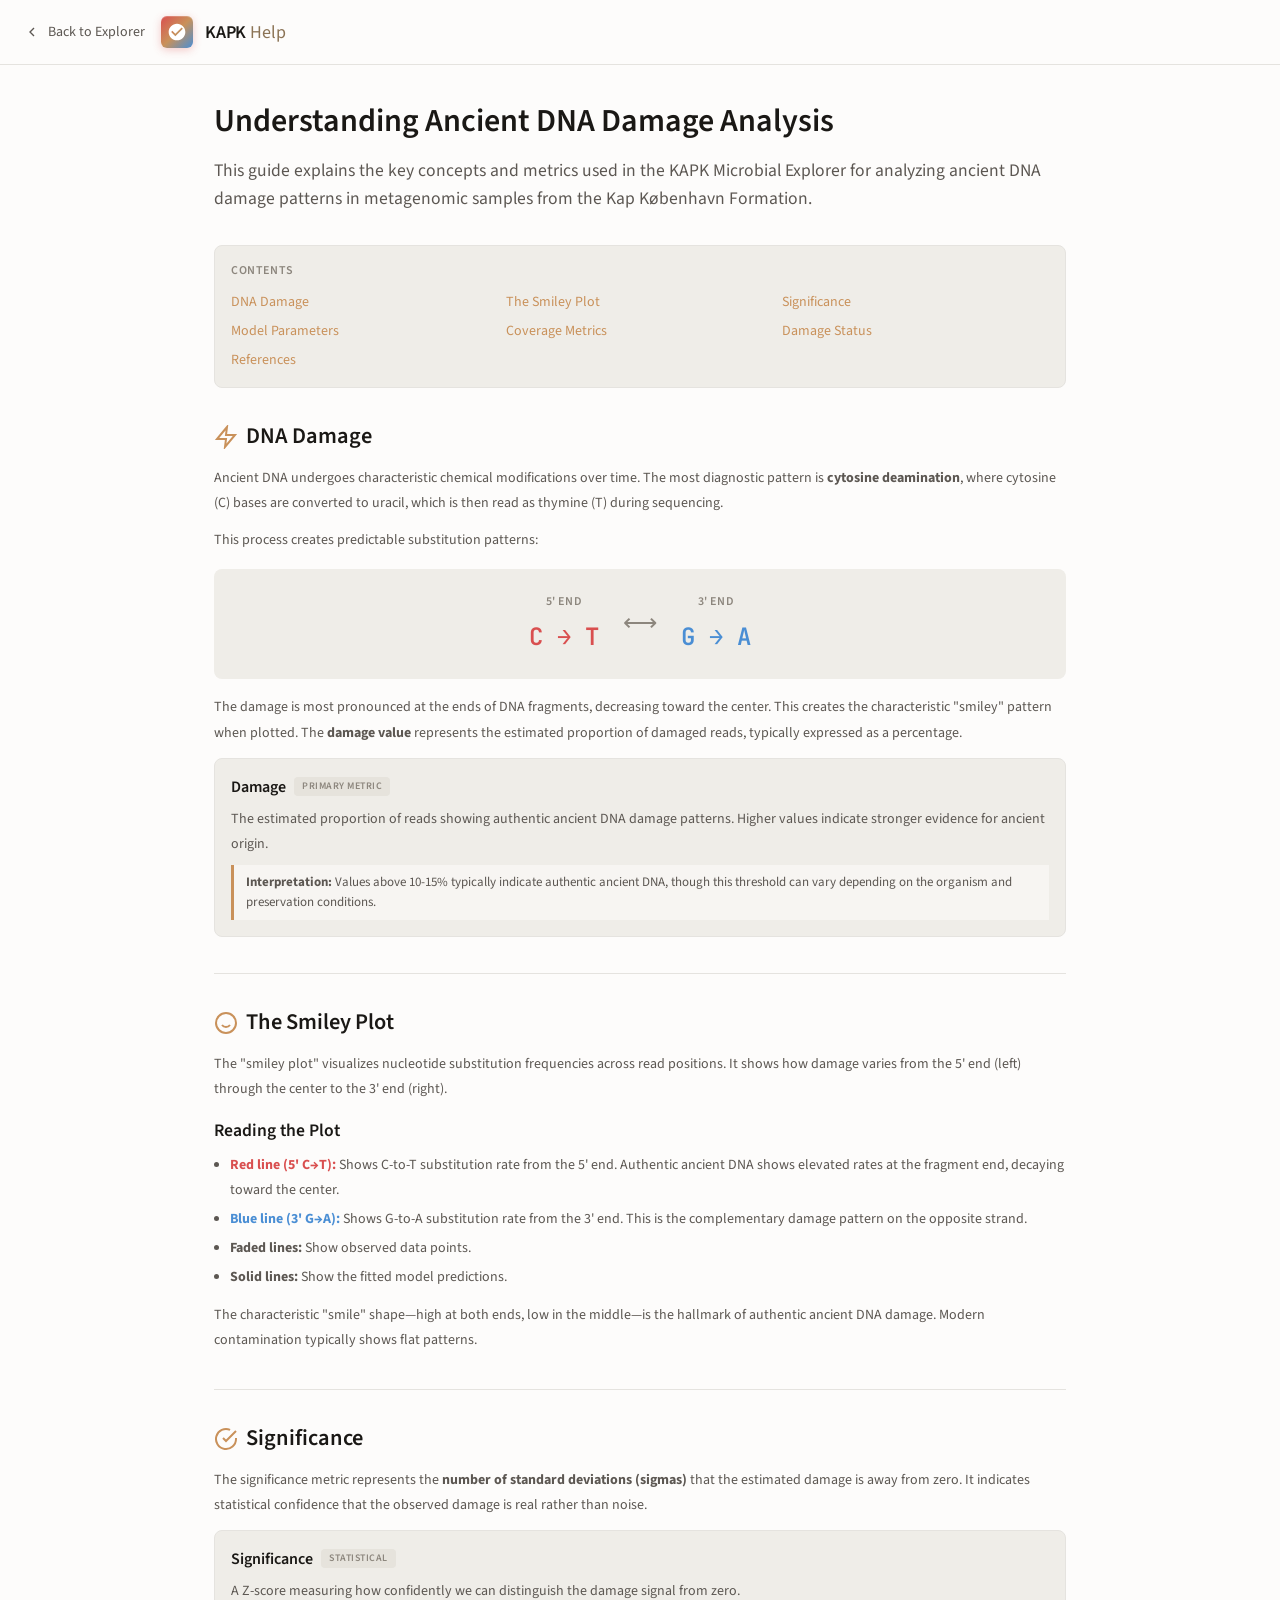
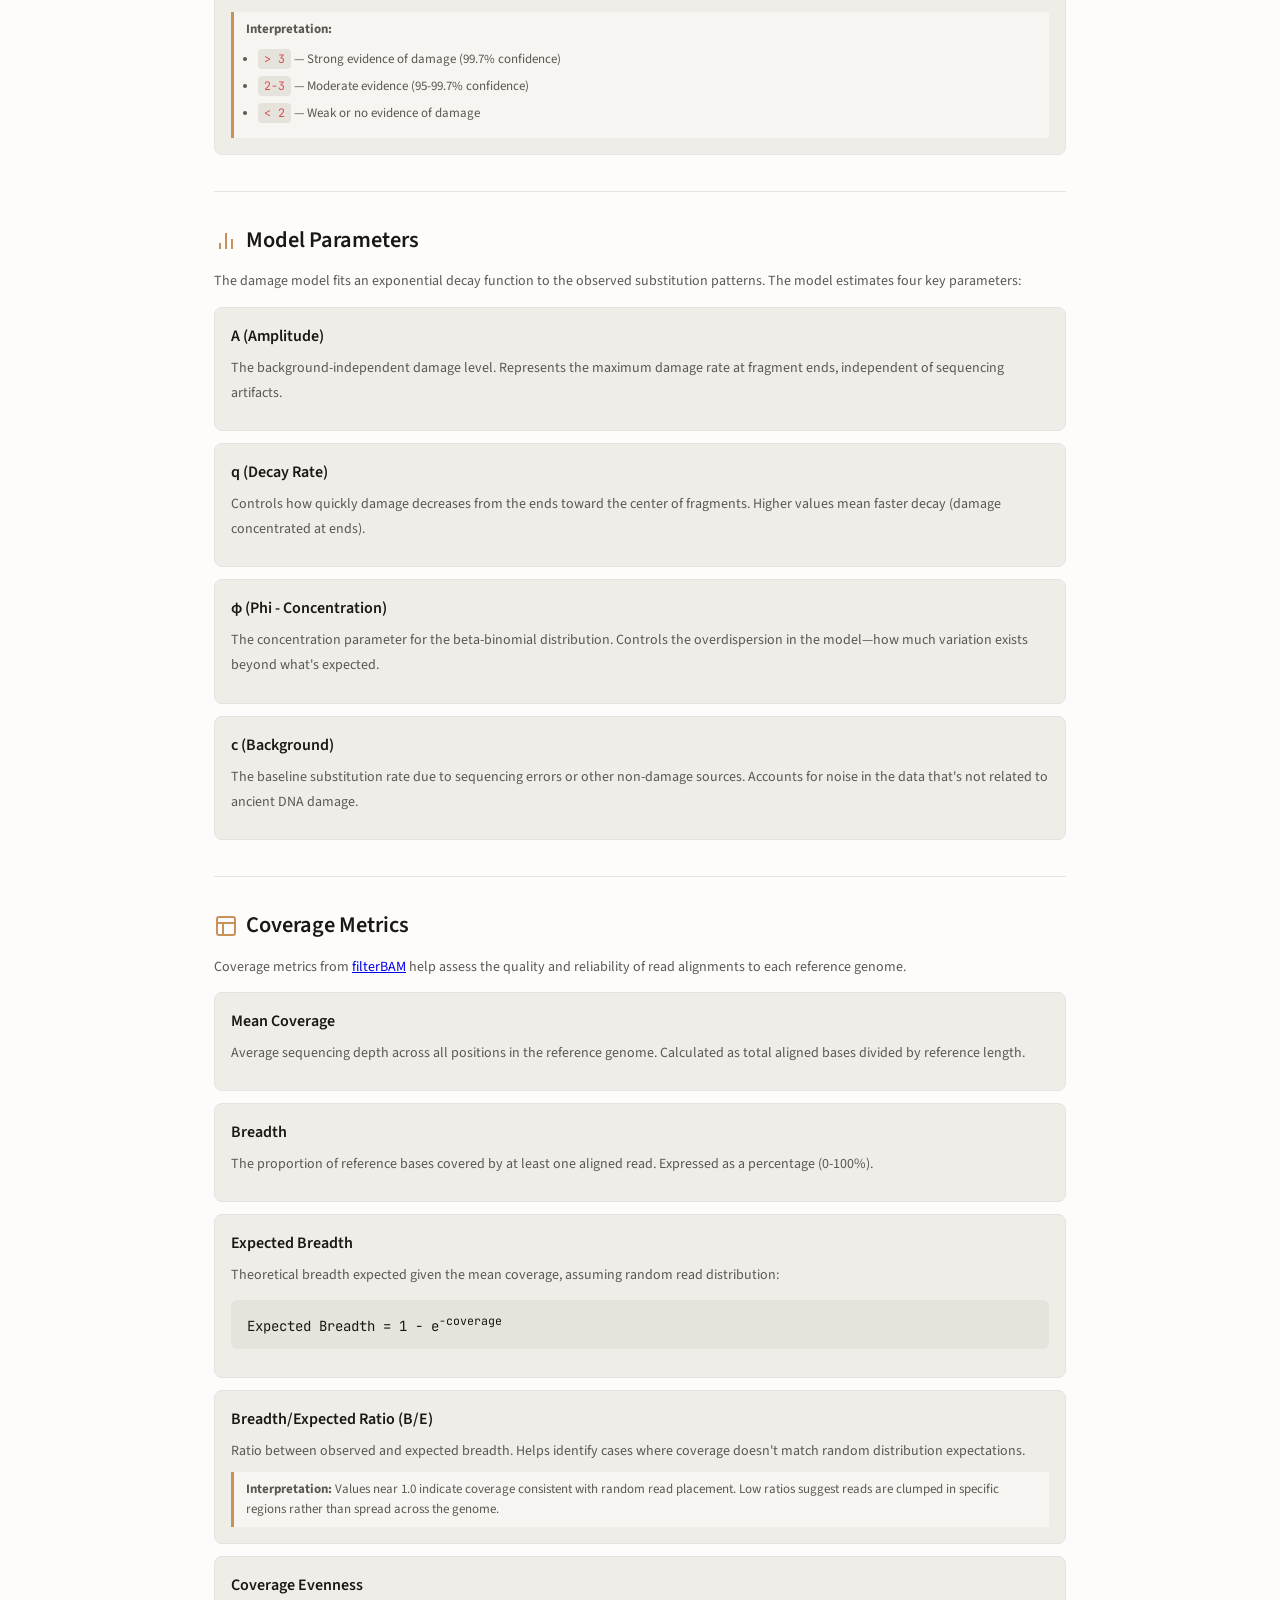
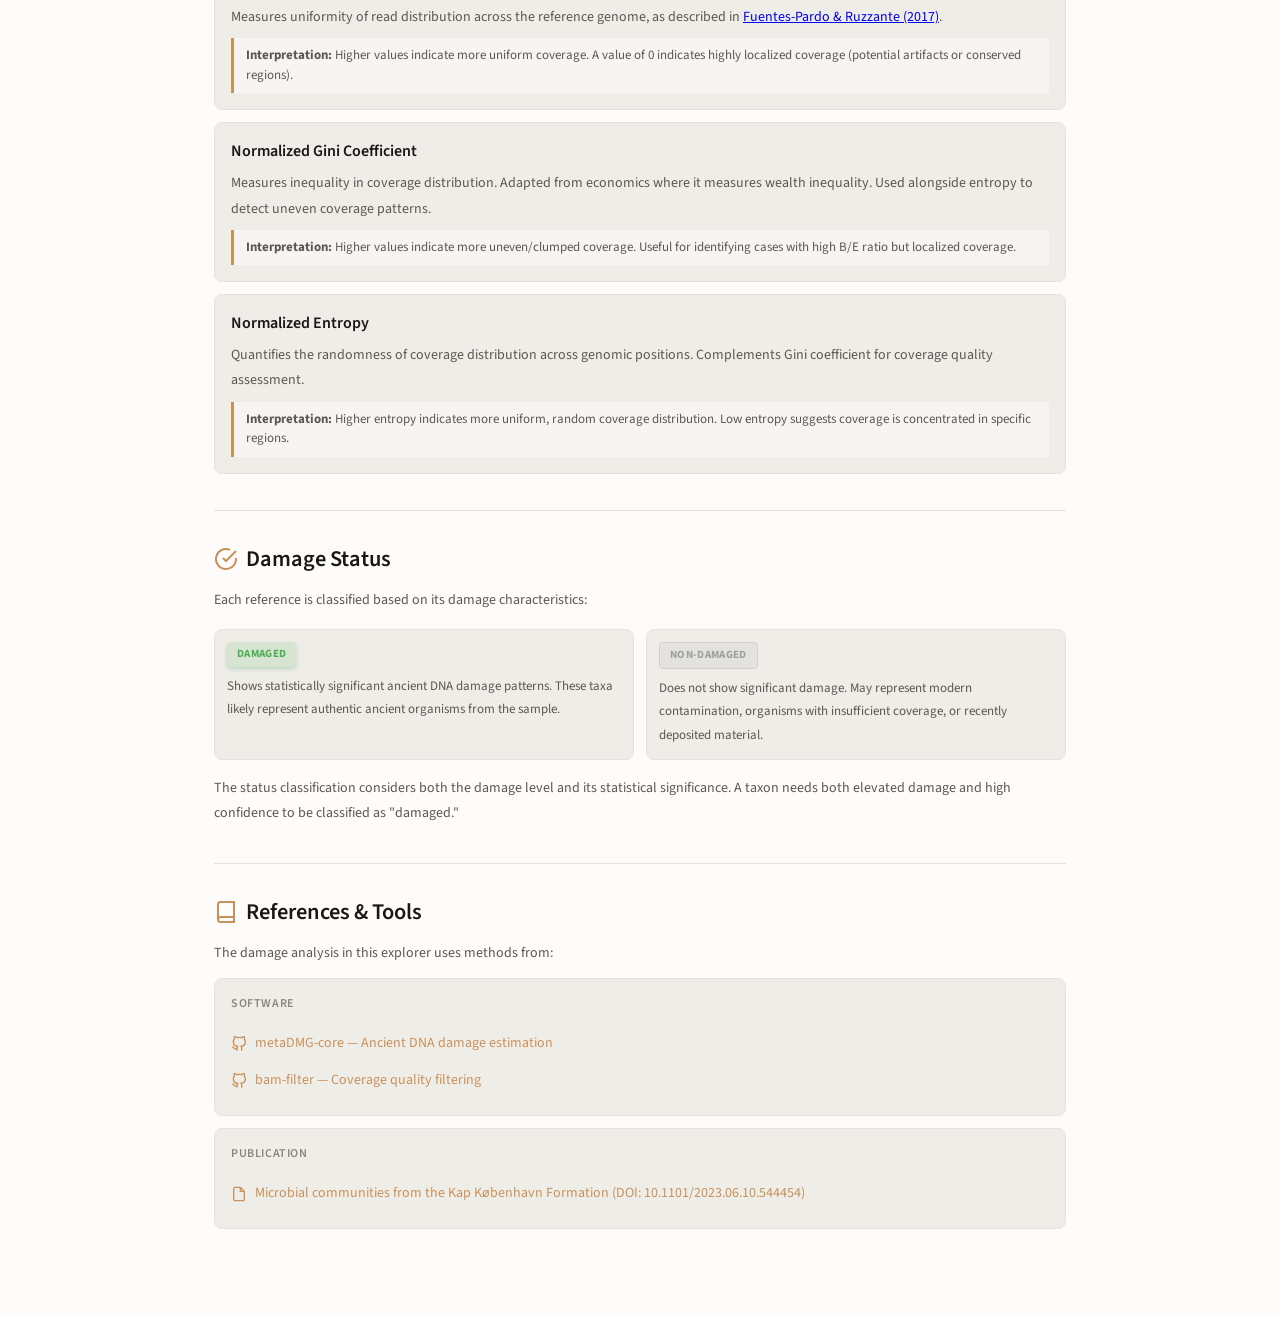
<file: help.html>
<!DOCTYPE html>
<html lang="en">
<head>
    <meta charset="UTF-8">
    <meta name="viewport" content="width=device-width, initial-scale=1.0">
    <title>Help - KAPK Microbial Explorer</title>
    <link rel="preconnect" href="https://fonts.googleapis.com">
    <link rel="preconnect" href="https://fonts.gstatic.com" crossorigin>
    <link href="https://fonts.googleapis.com/css2?family=JetBrains+Mono:wght@400;500;600&family=Source+Sans+3:wght@300;400;500;600;700&display=swap" rel="stylesheet">
    <link rel="stylesheet" href="styles.css?v=85">
    <style>
        html, body {
            height: auto;
            overflow: auto;
        }

        .help-page {
            min-height: 100vh;
            display: flex;
            flex-direction: column;
        }

        .help-header {
            padding: var(--space-lg) var(--space-xl);
            border-bottom: 1px solid var(--border-subtle);
            display: flex;
            align-items: center;
            gap: var(--space-lg);
        }

        .help-header .back-link {
            display: flex;
            align-items: center;
            gap: var(--space-sm);
            color: var(--text-secondary);
            text-decoration: none;
            font-size: 14px;
        }

        .help-header .back-link:hover {
            color: var(--text-primary);
        }

        .help-header .back-link svg {
            width: 16px;
            height: 16px;
        }

        .help-main {
            flex: 1;
            max-width: 900px;
            margin: 0 auto;
            padding: var(--space-2xl) var(--space-xl);
        }

        .help-title {
            font-size: 2rem;
            font-weight: 600;
            margin-bottom: var(--space-md);
            color: var(--text-primary);
        }

        .help-subtitle {
            font-size: 1.1rem;
            color: var(--text-secondary);
            margin-bottom: var(--space-2xl);
            line-height: 1.6;
        }

        .help-toc {
            background: var(--bg-raised);
            border: 1px solid var(--border-subtle);
            border-radius: var(--radius-lg);
            padding: var(--space-lg);
            margin-bottom: var(--space-2xl);
        }

        .help-toc h2 {
            font-size: 12px;
            font-weight: 600;
            text-transform: uppercase;
            letter-spacing: 0.05em;
            color: var(--text-tertiary);
            margin-bottom: var(--space-md);
        }

        .help-toc ul {
            list-style: none;
            padding: 0;
            margin: 0;
            display: grid;
            grid-template-columns: repeat(auto-fill, minmax(200px, 1fr));
            gap: var(--space-sm);
        }

        .help-toc a {
            color: var(--accent-primary);
            text-decoration: none;
            font-size: 14px;
        }

        .help-toc a:hover {
            text-decoration: underline;
        }

        .help-section {
            margin-bottom: var(--space-2xl);
            padding-bottom: var(--space-xl);
            border-bottom: 1px solid var(--border-subtle);
        }

        .help-section:last-child {
            border-bottom: none;
        }

        .help-section h2 {
            font-size: 1.4rem;
            font-weight: 600;
            color: var(--text-primary);
            margin-bottom: var(--space-md);
            display: flex;
            align-items: center;
            gap: var(--space-sm);
        }

        .help-section h2 svg {
            width: 24px;
            height: 24px;
            color: var(--accent-primary);
        }

        .help-section h3 {
            font-size: 1.1rem;
            font-weight: 600;
            color: var(--text-primary);
            margin: var(--space-lg) 0 var(--space-sm);
        }

        .help-section p {
            color: var(--text-secondary);
            line-height: 1.8;
            margin-bottom: var(--space-md);
        }

        .help-section ul, .help-section ol {
            color: var(--text-secondary);
            line-height: 1.8;
            margin-bottom: var(--space-md);
            padding-left: var(--space-lg);
        }

        .help-section li {
            margin-bottom: var(--space-xs);
        }

        .help-section code {
            background: var(--bg-elevated);
            padding: 2px 6px;
            border-radius: var(--radius-sm);
            font-family: var(--font-mono);
            font-size: 0.9em;
            color: var(--damage-5prime);
        }

        .metric-card {
            background: var(--bg-raised);
            border: 1px solid var(--border-subtle);
            border-radius: var(--radius-lg);
            padding: var(--space-lg);
            margin-bottom: var(--space-md);
        }

        .metric-card h4 {
            font-size: 1rem;
            font-weight: 600;
            color: var(--text-primary);
            margin-bottom: var(--space-sm);
            display: flex;
            align-items: center;
            gap: var(--space-sm);
        }

        .metric-card .metric-badge {
            font-size: 10px;
            font-weight: 600;
            text-transform: uppercase;
            padding: 2px 8px;
            border-radius: var(--radius-sm);
            background: var(--bg-elevated);
            color: var(--text-tertiary);
        }

        .metric-card p {
            margin-bottom: var(--space-sm);
        }

        .metric-card .interpretation {
            background: var(--bg-base);
            border-left: 3px solid var(--accent-primary);
            padding: var(--space-sm) var(--space-md);
            font-size: 13px;
            color: var(--text-secondary);
        }

        .smiley-diagram {
            display: flex;
            align-items: center;
            justify-content: center;
            gap: var(--space-xl);
            padding: var(--space-xl);
            background: var(--bg-raised);
            border-radius: var(--radius-lg);
            margin: var(--space-lg) 0;
        }

        .smiley-diagram .diagram-side {
            text-align: center;
        }

        .smiley-diagram .diagram-label {
            font-size: 12px;
            font-weight: 600;
            color: var(--text-tertiary);
            text-transform: uppercase;
            letter-spacing: 0.05em;
            margin-bottom: var(--space-sm);
        }

        .smiley-diagram .diagram-value {
            font-size: 24px;
            font-weight: 600;
            font-family: var(--font-mono);
        }

        .smiley-diagram .diagram-value.red { color: var(--damage-5prime); }
        .smiley-diagram .diagram-value.blue { color: var(--damage-3prime); }

        .smiley-diagram .diagram-arrow {
            font-size: 24px;
            color: var(--text-tertiary);
        }

        .formula {
            background: var(--bg-elevated);
            padding: var(--space-md) var(--space-lg);
            border-radius: var(--radius-md);
            font-family: var(--font-mono);
            font-size: 14px;
            color: var(--text-primary);
            margin: var(--space-md) 0;
            overflow-x: auto;
        }

        .status-examples {
            display: grid;
            grid-template-columns: repeat(auto-fit, minmax(250px, 1fr));
            gap: var(--space-md);
            margin: var(--space-lg) 0;
        }

        .status-example {
            background: var(--bg-raised);
            border: 1px solid var(--border-subtle);
            border-radius: var(--radius-lg);
            padding: var(--space-md);
        }

        .status-example .status-badge {
            display: inline-block;
            font-size: 11px;
            font-weight: 700;
            text-transform: uppercase;
            letter-spacing: 0.03em;
            padding: 4px 10px;
            border-radius: var(--radius-sm);
            margin-bottom: var(--space-sm);
        }

        .status-example .status-badge.damaged {
            background: rgba(76, 175, 80, 0.15);
            color: #4caf50;
        }

        .status-example .status-badge.non-damaged {
            background: rgba(158, 158, 158, 0.15);
            color: #9e9e9e;
        }

        .status-example p {
            font-size: 13px;
            margin: 0;
        }

        .reference-links {
            background: var(--bg-raised);
            border: 1px solid var(--border-subtle);
            border-radius: var(--radius-lg);
            padding: var(--space-lg);
        }

        .reference-links h4 {
            font-size: 12px;
            font-weight: 600;
            text-transform: uppercase;
            letter-spacing: 0.05em;
            color: var(--text-tertiary);
            margin-bottom: var(--space-md);
        }

        .reference-links a {
            display: flex;
            align-items: center;
            gap: var(--space-sm);
            color: var(--accent-primary);
            text-decoration: none;
            font-size: 14px;
            padding: var(--space-sm) 0;
        }

        .reference-links a:hover {
            text-decoration: underline;
        }

        .reference-links a svg {
            width: 16px;
            height: 16px;
        }

        @media (max-width: 768px) {
            .help-main {
                padding: var(--space-lg);
            }

            .help-title {
                font-size: 1.5rem;
            }

            .help-toc ul {
                grid-template-columns: 1fr;
            }

            .smiley-diagram {
                flex-direction: column;
                gap: var(--space-md);
            }

            .smiley-diagram .diagram-arrow {
                transform: rotate(90deg);
            }
        }
    </style>
</head>
<body>
    <div class="help-page">
        <header class="help-header">
            <a href="explorer/" class="back-link">
                <svg viewBox="0 0 24 24" fill="none" stroke="currentColor" stroke-width="2">
                    <polyline points="15 18 9 12 15 6"/>
                </svg>
                Back to Explorer
            </a>
            <div class="logo">
                <div class="logo-icon">
                    <svg viewBox="0 0 24 24"><path d="M12 2C6.48 2 2 6.48 2 12s4.48 10 10 10 10-4.48 10-10S17.52 2 12 2zm-2 15l-5-5 1.41-1.41L10 14.17l7.59-7.59L19 8l-9 9z"/></svg>
                </div>
                <div class="logo-text">KAPK <span>Help</span></div>
            </div>
        </header>

        <main class="help-main">
            <h1 class="help-title">Understanding Ancient DNA Damage Analysis</h1>
            <p class="help-subtitle">
                This guide explains the key concepts and metrics used in the KAPK Microbial Explorer for analyzing
                ancient DNA damage patterns in metagenomic samples from the Kap København Formation.
            </p>

            <nav class="help-toc">
                <h2>Contents</h2>
                <ul>
                    <li><a href="#damage">DNA Damage</a></li>
                    <li><a href="#smiley">The Smiley Plot</a></li>
                    <li><a href="#significance">Significance</a></li>
                    <li><a href="#model">Model Parameters</a></li>
                    <li><a href="#coverage">Coverage Metrics</a></li>
                    <li><a href="#status">Damage Status</a></li>
                    <li><a href="#references">References</a></li>
                </ul>
            </nav>

            <section class="help-section" id="damage">
                <h2>
                    <svg viewBox="0 0 24 24" fill="none" stroke="currentColor" stroke-width="2">
                        <path d="M13 2L3 14h9l-1 8 10-12h-9l1-8z"/>
                    </svg>
                    DNA Damage
                </h2>
                <p>
                    Ancient DNA undergoes characteristic chemical modifications over time. The most diagnostic
                    pattern is <strong>cytosine deamination</strong>, where cytosine (C) bases are converted to
                    uracil, which is then read as thymine (T) during sequencing.
                </p>
                <p>
                    This process creates predictable substitution patterns:
                </p>
                <div class="smiley-diagram">
                    <div class="diagram-side">
                        <div class="diagram-label">5' End</div>
                        <div class="diagram-value red">C → T</div>
                    </div>
                    <div class="diagram-arrow">⟷</div>
                    <div class="diagram-side">
                        <div class="diagram-label">3' End</div>
                        <div class="diagram-value blue">G → A</div>
                    </div>
                </div>
                <p>
                    The damage is most pronounced at the ends of DNA fragments, decreasing toward the center.
                    This creates the characteristic "smiley" pattern when plotted. The <strong>damage value</strong>
                    represents the estimated proportion of damaged reads, typically expressed as a percentage.
                </p>
                <div class="metric-card">
                    <h4>Damage <span class="metric-badge">Primary Metric</span></h4>
                    <p>
                        The estimated proportion of reads showing authentic ancient DNA damage patterns.
                        Higher values indicate stronger evidence for ancient origin.
                    </p>
                    <div class="interpretation">
                        <strong>Interpretation:</strong> Values above 10-15% typically indicate authentic ancient DNA,
                        though this threshold can vary depending on the organism and preservation conditions.
                    </div>
                </div>
            </section>

            <section class="help-section" id="smiley">
                <h2>
                    <svg viewBox="0 0 24 24" fill="none" stroke="currentColor" stroke-width="2">
                        <circle cx="12" cy="12" r="10"/>
                        <path d="M8 14s1.5 2 4 2 4-2 4-2"/>
                        <line x1="9" y1="9" x2="9.01" y2="9"/>
                        <line x1="15" y1="9" x2="15.01" y2="9"/>
                    </svg>
                    The Smiley Plot
                </h2>
                <p>
                    The "smiley plot" visualizes nucleotide substitution frequencies across read positions.
                    It shows how damage varies from the 5' end (left) through the center to the 3' end (right).
                </p>
                <h3>Reading the Plot</h3>
                <ul>
                    <li><strong style="color: var(--damage-5prime)">Red line (5' C→T):</strong> Shows C-to-T substitution rate from the 5' end. Authentic ancient DNA shows elevated rates at the fragment end, decaying toward the center.</li>
                    <li><strong style="color: var(--damage-3prime)">Blue line (3' G→A):</strong> Shows G-to-A substitution rate from the 3' end. This is the complementary damage pattern on the opposite strand.</li>
                    <li><strong>Faded lines:</strong> Show observed data points.</li>
                    <li><strong>Solid lines:</strong> Show the fitted model predictions.</li>
                </ul>
                <p>
                    The characteristic "smile" shape—high at both ends, low in the middle—is the hallmark
                    of authentic ancient DNA damage. Modern contamination typically shows flat patterns.
                </p>
            </section>

            <section class="help-section" id="significance">
                <h2>
                    <svg viewBox="0 0 24 24" fill="none" stroke="currentColor" stroke-width="2">
                        <path d="M22 11.08V12a10 10 0 1 1-5.93-9.14"/>
                        <polyline points="22 4 12 14.01 9 11.01"/>
                    </svg>
                    Significance
                </h2>
                <p>
                    The significance metric represents the <strong>number of standard deviations (sigmas)</strong>
                    that the estimated damage is away from zero. It indicates statistical confidence that
                    the observed damage is real rather than noise.
                </p>
                <div class="metric-card">
                    <h4>Significance <span class="metric-badge">Statistical</span></h4>
                    <p>
                        A Z-score measuring how confidently we can distinguish the damage signal from zero.
                    </p>
                    <div class="interpretation">
                        <strong>Interpretation:</strong>
                        <ul style="margin: var(--space-sm) 0 0; padding-left: var(--space-md);">
                            <li><code>&gt; 3</code> — Strong evidence of damage (99.7% confidence)</li>
                            <li><code>2-3</code> — Moderate evidence (95-99.7% confidence)</li>
                            <li><code>&lt; 2</code> — Weak or no evidence of damage</li>
                        </ul>
                    </div>
                </div>
            </section>

            <section class="help-section" id="model">
                <h2>
                    <svg viewBox="0 0 24 24" fill="none" stroke="currentColor" stroke-width="2">
                        <line x1="18" y1="20" x2="18" y2="10"/>
                        <line x1="12" y1="20" x2="12" y2="4"/>
                        <line x1="6" y1="20" x2="6" y2="14"/>
                    </svg>
                    Model Parameters
                </h2>
                <p>
                    The damage model fits an exponential decay function to the observed substitution patterns.
                    The model estimates four key parameters:
                </p>

                <div class="metric-card">
                    <h4>A (Amplitude)</h4>
                    <p>
                        The background-independent damage level. Represents the maximum damage rate
                        at fragment ends, independent of sequencing artifacts.
                    </p>
                </div>

                <div class="metric-card">
                    <h4>q (Decay Rate)</h4>
                    <p>
                        Controls how quickly damage decreases from the ends toward the center of fragments.
                        Higher values mean faster decay (damage concentrated at ends).
                    </p>
                </div>

                <div class="metric-card">
                    <h4>φ (Phi - Concentration)</h4>
                    <p>
                        The concentration parameter for the beta-binomial distribution. Controls the
                        overdispersion in the model—how much variation exists beyond what's expected.
                    </p>
                </div>

                <div class="metric-card">
                    <h4>c (Background)</h4>
                    <p>
                        The baseline substitution rate due to sequencing errors or other non-damage sources.
                        Accounts for noise in the data that's not related to ancient DNA damage.
                    </p>
                </div>
            </section>

            <section class="help-section" id="coverage">
                <h2>
                    <svg viewBox="0 0 24 24" fill="none" stroke="currentColor" stroke-width="2">
                        <rect x="3" y="3" width="18" height="18" rx="2" ry="2"/>
                        <line x1="3" y1="9" x2="21" y2="9"/>
                        <line x1="9" y1="21" x2="9" y2="9"/>
                    </svg>
                    Coverage Metrics
                </h2>
                <p>
                    Coverage metrics from <a href="https://github.com/genomewalker/bam-filter" target="_blank">filterBAM</a>
                    help assess the quality and reliability of read alignments to each reference genome.
                </p>

                <div class="metric-card">
                    <h4>Mean Coverage</h4>
                    <p>
                        Average sequencing depth across all positions in the reference genome.
                        Calculated as total aligned bases divided by reference length.
                    </p>
                </div>

                <div class="metric-card">
                    <h4>Breadth</h4>
                    <p>
                        The proportion of reference bases covered by at least one aligned read.
                        Expressed as a percentage (0-100%).
                    </p>
                </div>

                <div class="metric-card">
                    <h4>Expected Breadth</h4>
                    <p>
                        Theoretical breadth expected given the mean coverage, assuming random read distribution:
                    </p>
                    <div class="formula">Expected Breadth = 1 - e<sup>-coverage</sup></div>
                </div>

                <div class="metric-card">
                    <h4>Breadth/Expected Ratio (B/E)</h4>
                    <p>
                        Ratio between observed and expected breadth. Helps identify cases where coverage
                        doesn't match random distribution expectations.
                    </p>
                    <div class="interpretation">
                        <strong>Interpretation:</strong> Values near 1.0 indicate coverage consistent with
                        random read placement. Low ratios suggest reads are clumped in specific regions
                        rather than spread across the genome.
                    </div>
                </div>

                <div class="metric-card">
                    <h4>Coverage Evenness</h4>
                    <p>
                        Measures uniformity of read distribution across the reference genome,
                        as described in <a href="https://www.nature.com/articles/jhg201621" target="_blank">Fuentes-Pardo & Ruzzante (2017)</a>.
                    </p>
                    <div class="interpretation">
                        <strong>Interpretation:</strong> Higher values indicate more uniform coverage.
                        A value of 0 indicates highly localized coverage (potential artifacts or conserved regions).
                    </div>
                </div>

                <div class="metric-card">
                    <h4>Normalized Gini Coefficient</h4>
                    <p>
                        Measures inequality in coverage distribution. Adapted from economics where it measures
                        wealth inequality. Used alongside entropy to detect uneven coverage patterns.
                    </p>
                    <div class="interpretation">
                        <strong>Interpretation:</strong> Higher values indicate more uneven/clumped coverage.
                        Useful for identifying cases with high B/E ratio but localized coverage.
                    </div>
                </div>

                <div class="metric-card">
                    <h4>Normalized Entropy</h4>
                    <p>
                        Quantifies the randomness of coverage distribution across genomic positions.
                        Complements Gini coefficient for coverage quality assessment.
                    </p>
                    <div class="interpretation">
                        <strong>Interpretation:</strong> Higher entropy indicates more uniform, random coverage distribution.
                        Low entropy suggests coverage is concentrated in specific regions.
                    </div>
                </div>
            </section>

            <section class="help-section" id="status">
                <h2>
                    <svg viewBox="0 0 24 24" fill="none" stroke="currentColor" stroke-width="2">
                        <path d="M22 11.08V12a10 10 0 1 1-5.93-9.14"/>
                        <polyline points="22 4 12 14.01 9 11.01"/>
                    </svg>
                    Damage Status
                </h2>
                <p>
                    Each reference is classified based on its damage characteristics:
                </p>

                <div class="status-examples">
                    <div class="status-example">
                        <span class="status-badge damaged">Damaged</span>
                        <p>
                            Shows statistically significant ancient DNA damage patterns.
                            These taxa likely represent authentic ancient organisms from the sample.
                        </p>
                    </div>
                    <div class="status-example">
                        <span class="status-badge non-damaged">Non-Damaged</span>
                        <p>
                            Does not show significant damage. May represent modern contamination,
                            organisms with insufficient coverage, or recently deposited material.
                        </p>
                    </div>
                </div>

                <p>
                    The status classification considers both the damage level and its statistical significance.
                    A taxon needs both elevated damage and high confidence to be classified as "damaged."
                </p>
            </section>

            <section class="help-section" id="references">
                <h2>
                    <svg viewBox="0 0 24 24" fill="none" stroke="currentColor" stroke-width="2">
                        <path d="M4 19.5A2.5 2.5 0 0 1 6.5 17H20"/>
                        <path d="M6.5 2H20v20H6.5A2.5 2.5 0 0 1 4 19.5v-15A2.5 2.5 0 0 1 6.5 2z"/>
                    </svg>
                    References & Tools
                </h2>
                <p>
                    The damage analysis in this explorer uses methods from:
                </p>

                <div class="reference-links">
                    <h4>Software</h4>
                    <a href="https://github.com/metaDMG-dev/metaDMG-core" target="_blank">
                        <svg viewBox="0 0 24 24" fill="none" stroke="currentColor" stroke-width="2">
                            <path d="M9 19c-5 1.5-5-2.5-7-3m14 6v-3.87a3.37 3.37 0 0 0-.94-2.61c3.14-.35 6.44-1.54 6.44-7A5.44 5.44 0 0 0 20 4.77 5.07 5.07 0 0 0 19.91 1S18.73.65 16 2.48a13.38 13.38 0 0 0-7 0C6.27.65 5.09 1 5.09 1A5.07 5.07 0 0 0 5 4.77a5.44 5.44 0 0 0-1.5 3.78c0 5.42 3.3 6.61 6.44 7A3.37 3.37 0 0 0 9 18.13V22"/>
                        </svg>
                        metaDMG-core — Ancient DNA damage estimation
                    </a>
                    <a href="https://github.com/genomewalker/bam-filter" target="_blank">
                        <svg viewBox="0 0 24 24" fill="none" stroke="currentColor" stroke-width="2">
                            <path d="M9 19c-5 1.5-5-2.5-7-3m14 6v-3.87a3.37 3.37 0 0 0-.94-2.61c3.14-.35 6.44-1.54 6.44-7A5.44 5.44 0 0 0 20 4.77 5.07 5.07 0 0 0 19.91 1S18.73.65 16 2.48a13.38 13.38 0 0 0-7 0C6.27.65 5.09 1 5.09 1A5.07 5.07 0 0 0 5 4.77a5.44 5.44 0 0 0-1.5 3.78c0 5.42 3.3 6.61 6.44 7A3.37 3.37 0 0 0 9 18.13V22"/>
                        </svg>
                        bam-filter — Coverage quality filtering
                    </a>
                </div>

                <div class="reference-links" style="margin-top: var(--space-md);">
                    <h4>Publication</h4>
                    <a href="https://doi.org/10.1101/2023.06.10.544454" target="_blank">
                        <svg viewBox="0 0 24 24" fill="none" stroke="currentColor" stroke-width="2">
                            <path d="M14 2H6a2 2 0 0 0-2 2v16a2 2 0 0 0 2 2h12a2 2 0 0 0 2-2V8z"/>
                            <polyline points="14 2 14 8 20 8"/>
                        </svg>
                        Microbial communities from the Kap København Formation (DOI: 10.1101/2023.06.10.544454)
                    </a>
                </div>
            </section>
        </main>
    </div>
</body>
</html>
</file>
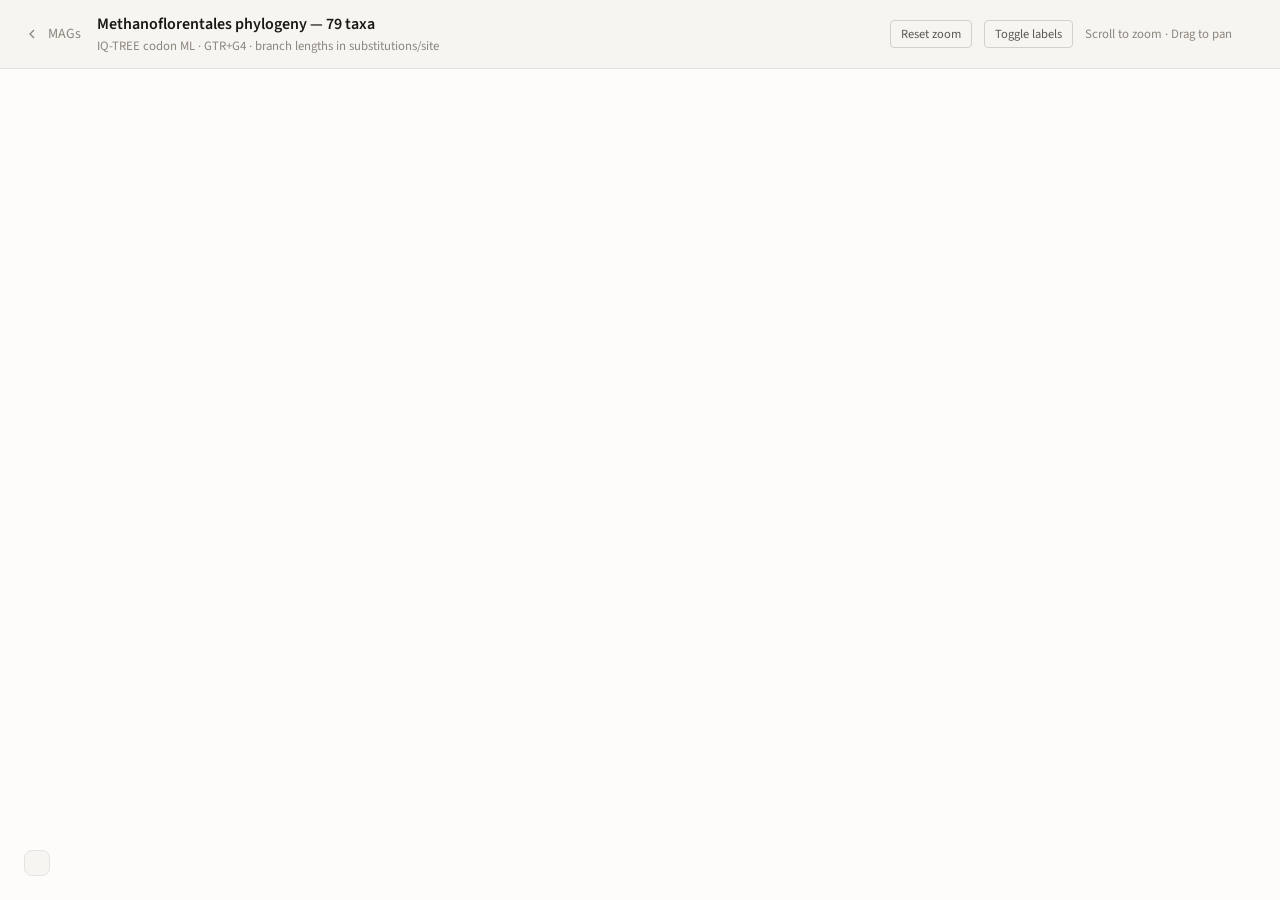
<file: mags/tree.html>
<!DOCTYPE html>
<html lang="en">
<head>
    <meta charset="UTF-8">
    <meta name="viewport" content="width=device-width, initial-scale=1.0">
    <title>Methanoflorentales phylogeny — Kap København</title>
    <link rel="preconnect" href="https://fonts.googleapis.com">
    <link rel="preconnect" href="https://fonts.gstatic.com" crossorigin>
    <link href="https://fonts.googleapis.com/css2?family=JetBrains+Mono:wght@400;500;600&family=Source+Sans+3:wght@300;400;500;600&display=swap" rel="stylesheet">
    <link rel="stylesheet" href="../styles.css?v=85">
    <script src="https://d3js.org/d3.v7.min.js"></script>
    <style>
        html, body { height: 100%; margin: 0; background: var(--bg-deep); overflow: hidden; }

        .page-header {
            padding: var(--space-md) var(--space-xl);
            border-bottom: 1px solid var(--border-subtle);
            display: flex; align-items: center; gap: var(--space-lg);
            background: var(--bg-base); z-index: 10; position: relative;
        }
        .back-link {
            display: flex; align-items: center; gap: var(--space-sm);
            color: var(--text-tertiary); text-decoration: none; font-size: 0.875rem;
            transition: color var(--transition-fast);
        }
        .back-link:hover { color: var(--text-primary); }
        .back-link svg { width: 16px; height: 16px; }
        .header-title { font-size: 1rem; font-weight: 600; color: var(--text-primary); flex: 1; }
        .header-sub { font-size: 0.8rem; color: var(--text-tertiary); margin-top: 1px; }

        .tree-controls {
            display: flex; align-items: center; gap: var(--space-md);
            padding: 0 var(--space-xl); font-size: 0.8rem; color: var(--text-secondary);
        }
        .ctrl-btn {
            padding: 4px 10px; border: 1px solid var(--border-default);
            border-radius: var(--radius-sm); background: var(--bg-base);
            color: var(--text-secondary); cursor: pointer; font-size: 0.78rem;
            font-family: var(--font-sans); transition: all var(--transition-fast);
        }
        .ctrl-btn:hover { background: var(--bg-raised); border-color: var(--accent-primary); color: var(--text-primary); }

        .tree-canvas {
            position: absolute; top: 0; left: 0; width: 100%; height: 100%;
        }

        /* Tooltip */
        .tooltip {
            position: fixed; background: var(--bg-base); border: 1px solid var(--border-default);
            border-radius: var(--radius-md); padding: var(--space-sm) var(--space-md);
            font-size: 0.8rem; color: var(--text-primary); pointer-events: none;
            box-shadow: var(--shadow-md); max-width: 300px; z-index: 100;
            opacity: 0; transition: opacity 0.15s;
        }
        .tooltip.show { opacity: 1; }
        .tt-name { font-weight: 600; font-family: var(--font-mono); font-size: 0.78rem; margin-bottom: 2px; }
        .tt-ncbi { color: var(--text-secondary); font-size: 0.75rem; font-style: italic; margin-bottom: 2px; }
        .tt-biome { font-size: 0.75rem; font-weight: 600; margin-bottom: 2px; }
        .tt-desc { color: var(--text-tertiary); font-size: 0.72rem; line-height: 1.4; }

        /* Legend */
        .legend {
            position: absolute; bottom: var(--space-xl); left: var(--space-xl);
            background: var(--bg-base); border: 1px solid var(--border-subtle);
            border-radius: var(--radius-lg); padding: var(--space-md);
            font-size: 0.78rem; z-index: 10;
        }
        .legend-title {
            font-size: 0.72rem; font-weight: 600; color: var(--text-tertiary);
            text-transform: uppercase; letter-spacing: 0.05em; margin-bottom: var(--space-sm);
        }
        .legend-item {
            display: flex; align-items: center; gap: var(--space-sm);
            margin-bottom: 4px; color: var(--text-secondary);
        }
        .legend-dot { width: 10px; height: 10px; border-radius: 50%; flex-shrink: 0; }

        /* Tree SVG styles */
        .tree-link { fill: none; stroke: #999; stroke-width: 0.8px; }
        .tree-link.kapk { stroke: #A63820; stroke-width: 1.2px; }

        .tip-label {
            font-family: var(--font-mono); font-size: 10px; fill: var(--text-secondary);
            cursor: pointer; dominant-baseline: middle;
        }
        .tip-label.kapk { fill: #A63820; font-weight: 600; font-size: 11px; }
        .tip-label.kapkmod { fill: #6B9AB8; font-weight: 600; font-size: 11px; }
        .tip-label:hover { fill: var(--text-primary); }

        .support-label {
            font-family: var(--font-mono); font-size: 7.5px; fill: var(--text-tertiary);
        }

        .stasis-box { fill: #A63820; fill-opacity: 0.06; stroke: #A63820; stroke-opacity: 0.3; stroke-width: 0.8; }
    </style>
</head>
<body>
    <div style="display:flex; flex-direction:column; height:100vh;">
        <div class="page-header">
            <a href="./" class="back-link">
                <svg viewBox="0 0 24 24" fill="none" stroke="currentColor" stroke-width="2"><polyline points="15 18 9 12 15 6"/></svg>
                MAGs
            </a>
            <div style="flex:1">
                <div class="header-title">Methanoflorentales phylogeny — 79 taxa</div>
                <div class="header-sub">IQ-TREE codon ML · GTR+G4 · branch lengths in substitutions/site</div>
            </div>
            <div class="tree-controls">
                <button class="ctrl-btn" id="btn-reset">Reset zoom</button>
                <button class="ctrl-btn" id="btn-labels">Toggle labels</button>
                <span style="color:var(--text-tertiary);">Scroll to zoom · Drag to pan</span>
            </div>
        </div>

        <div style="position:relative; flex:1; overflow:hidden;" id="tree-container">
            <div class="legend" id="legend"></div>
        </div>
    </div>

    <div class="tooltip" id="tooltip"></div>

    <script>
    const BIOME_COLS = {
        "Kap København": "#A63820",
        "Permafrost":    "#8AAFC2",
        "Peatland":      "#8BAD6A",
        "Arctic peat":   "#6B8C6B",
        "Tundra":        "#9B8FB8",
        "Freshwater":    "#6AA898",
        "Sediment":      "#B09070",
        "Soil":          "#C4A87A",
        "Other":         "#bfbfbf",
        "Unknown":       "#dddddd",
    };

    // ── Newick parser ──────────────────────────────────────────────────────────
    function parseNewick(s) {
        let pos = 0;
        function ws() { while (pos < s.length && /\s/.test(s[pos])) pos++; }
        function parseNode() {
            ws();
            const node = { children: [], name: '', length: 0, support: '' };
            if (s[pos] === '(') {
                pos++; // consume '('
                node.children.push(parseNode());
                while (pos < s.length && s[pos] === ',') { pos++; node.children.push(parseNode()); }
                if (s[pos] === ')') pos++;
            }
            // Name or support
            ws();
            let nameStr = '';
            while (pos < s.length && !/[:,;()[\]]/.test(s[pos])) nameStr += s[pos++];
            nameStr = nameStr.trim();
            if (node.children.length > 0) {
                node.support = nameStr; // internal node
            } else {
                node.name = nameStr;   // leaf
            }
            // Branch length
            if (s[pos] === ':') {
                pos++;
                let blStr = '';
                while (pos < s.length && /[0-9.eE+\-]/.test(s[pos])) blStr += s[pos++];
                node.length = parseFloat(blStr) || 0;
            }
            ws();
            return node;
        }
        return parseNode();
    }

    // ── Layout: branch-length scaled rectangular dendrogram ──────────────────
    function layoutTree(root, width, height) {
        // 1. Assign depths via accumulated branch lengths
        function setDepth(n, d) {
            n.accLen = d + n.length;
            if (n.children.length) n.children.forEach(c => setDepth(c, n.accLen));
        }
        setDepth(root, 0);

        // 2. Assign y positions to leaves (evenly spaced)
        const leaves = [];
        function collectLeaves(n) {
            if (!n.children.length) { leaves.push(n); return; }
            n.children.forEach(collectLeaves);
        }
        collectLeaves(root);
        leaves.forEach((l, i) => { l.y = i; });

        // 3. Propagate y to internal nodes (mean of children)
        function setY(n) {
            if (!n.children.length) return;
            n.children.forEach(setY);
            n.y = d3.mean(n.children, c => c.y);
        }
        setY(root);

        const maxDepth = d3.max(leaves, l => l.accLen);
        const yStep = height / (leaves.length - 1);
        function applyScale(n) {
            n.px = (n.accLen / maxDepth) * width;
            n.py = n.y * yStep;
            if (n.children.length) n.children.forEach(applyScale);
        }
        applyScale(root);
        return { root, leaves, maxDepth };
    }

    // ── Main ──────────────────────────────────────────────────────────────────
    fetch('data/tree_meta.json').then(r => r.json()).then(data => {
        const { newick, meta, labels, snp_mod, snp_s17, ani_mod, ani_s17 } = data;

        // Label format matching R script make_label():
        // ancient_consensus    → "KapK-anc"
        // s17_ancient_relative → "KapK-mod | 2,579 SNPs | 99.4% ANI"
        // other refs           → "name | ANI%" (if ANI available)
        function makeLabel(name) {
            const disp = labels[name] || name;
            if (name === 'ancient_consensus') return disp;
            if (name === 's17_ancient_relative')
                return `${disp} | ${snp_s17.toLocaleString()} SNPs | ${ani_s17.toFixed(1)}% ANI`;
            const m = meta[name];
            if (m && m.ani != null) return `${disp} | ${m.ani.toFixed(1)}% ANI`;
            return disp;
        }
        const root = parseNewick(newick);

        const container = document.getElementById('tree-container');
        const W = container.clientWidth;
        const H = container.clientHeight;
        const margin = { top: 30, right: 260, bottom: 30, left: 40 };
        const iw = W - margin.left - margin.right;
        const ih = H - margin.top - margin.bottom;

        const { leaves, maxDepth } = layoutTree(root, iw, ih);

        const svg = d3.select(container).append('svg')
            .attr('width', W).attr('height', H)
            .style('position', 'absolute').style('top', 0).style('left', 0);

        const zoomG = svg.append('g');
        const g = zoomG.append('g').attr('transform', `translate(${margin.left},${margin.top})`);

        // Zoom
        const zoom = d3.zoom()
            .scaleExtent([0.3, 8])
            .on('zoom', e => zoomG.attr('transform', e.transform));
        svg.call(zoom);
        document.getElementById('btn-reset').onclick = () =>
            svg.transition().duration(400).call(zoom.transform, d3.zoomIdentity);

        // ── Draw links (elbow) ──────────────────────────────────────────────
        function allNodes(n) {
            const out = [n];
            n.children.forEach(c => out.push(...allNodes(c)));
            return out;
        }
        const nodes = allNodes(root);

        // Set parent references (Newick parser doesn't do this)
        root.parent = null;
        nodes.forEach(n => n.children.forEach(c => { c.parent = n; }));

        // KapK clade detection
        const kapkNames = new Set(['ancient_consensus', 's17_ancient_relative', 'modern_consensus']);

        g.selectAll('.tree-link')
            .data(nodes.filter(n => n !== root))
            .join('path')
            .attr('class', d => {
                const isKapK = kapkNames.has(d.name) || (d.children && d.children.some(c => kapkNames.has(c.name)));
                return `tree-link${isKapK ? ' kapk' : ''}`;
            })
            .attr('d', d => {
                const px = d.parent.px, py = d.parent.py, cx = d.px, cy = d.py;
                return `M${cx},${cy} H${px} V${py}`;
            });

        // ── Stasis clade box + annotations ──────────────────────────────────
        const stasisLeaves = leaves.filter(l => kapkNames.has(l.name));
        if (stasisLeaves.length >= 2) {
            const ys = stasisLeaves.map(l => l.py);
            const ylo = d3.min(ys) - 8, yhi = d3.max(ys) + 8;
            const xlo = d3.min(stasisLeaves.map(l => l.px)) - 20;
            // Find MRCA x position (parent node of stasis clade)
            function findMRCA(n, names, found = []) {
                if (!n.children.length) { if (names.has(n.name)) found.push(n); return found; }
                n.children.forEach(c => findMRCA(c, names, found));
                return found;
            }
            // Shade box
            g.insert('rect', ':first-child')
                .attr('class', 'stasis-box')
                .attr('x', xlo).attr('y', ylo)
                .attr('width', iw - xlo + 4)
                .attr('height', yhi - ylo)
                .attr('rx', 4);

            // "~2 Ma" annotation above clade (R: mrca_label_dat)
            const stasisAncNode = stasisLeaves.find(l => l.name === 'ancient_consensus');
            if (stasisAncNode && stasisAncNode.parent) {
                const mrcaX = stasisAncNode.parent.px;
                const mrcaY = ylo - 4;
                g.append('text')
                    .attr('x', mrcaX).attr('y', mrcaY)
                    .attr('text-anchor', 'middle').attr('font-size', '8px')
                    .attr('font-weight', '600').attr('fill', '#A63820')
                    .attr('font-family', 'var(--font-mono)').text('~2 Ma');
                // Arrow down to MRCA
                g.append('line')
                    .attr('x1', mrcaX).attr('x2', mrcaX)
                    .attr('y1', mrcaY + 8).attr('y2', stasisAncNode.parent.py - 2)
                    .attr('stroke', '#A63820').attr('stroke-width', 0.8)
                    .attr('marker-end', 'url(#arrow-anc)');
            }

            // "82–244× rate suppression" annotation (R: rate_ann_dat)
            g.append('text')
                .attr('x', xlo - 4).attr('y', ylo - 14)
                .attr('text-anchor', 'end').attr('font-size', '7.5px')
                .attr('fill', '#A63820').attr('font-style', 'italic')
                .attr('font-family', 'var(--font-sans)')
                .text('82–244× rate suppression');
        }

        // Arrow marker
        svg.append('defs').append('marker')
            .attr('id', 'arrow-anc').attr('viewBox', '0 -3 6 6')
            .attr('refX', 6).attr('refY', 0)
            .attr('markerWidth', 4).attr('markerHeight', 4)
            .attr('orient', 'auto')
            .append('path').attr('d', 'M0,-3L6,0L0,3').attr('fill', '#A63820');

        // ── Internal node support labels ────────────────────────────────────
        const internalNodes = nodes.filter(n => n.children.length && n !== root && n.support);
        g.selectAll('.support-label')
            .data(internalNodes)
            .join('text')
            .attr('class', 'support-label')
            .attr('x', d => d.px - 2).attr('y', d => d.py - 3)
            .attr('text-anchor', 'end')
            .text(d => {
                const parts = d.support.split('/');
                const sh = parseFloat(parts[0]), uf = parseFloat(parts[1]);
                if (!isNaN(uf) && uf >= 95) return `${Math.round(uf)}`;
                return '';
            });

        // ── Tip nodes ───────────────────────────────────────────────────────
        const tipG = g.selectAll('.tip-node')
            .data(leaves)
            .join('g')
            .attr('class', 'tip-node')
            .attr('transform', d => `translate(${d.px},${d.py})`);

        const tooltip = document.getElementById('tooltip');

        tipG.each(function(d) {
            const m = meta[d.name] || { biome: 'Unknown', desc: '', ncbi: '' };
            const col = BIOME_COLS[m.biome] || '#ccc';
            const isKapK = kapkNames.has(d.name);
            const isAnc  = d.name === 'ancient_consensus';
            const el = d3.select(this);

            if (isAnc) {
                // Filled red square (paper style)
                el.append('rect').attr('x', -5).attr('y', -5)
                    .attr('width', 10).attr('height', 10).attr('fill', '#A63820');
            } else if (isKapK) {
                // Open square
                el.append('rect').attr('x', -5).attr('y', -5)
                    .attr('width', 10).attr('height', 10)
                    .attr('fill', 'none').attr('stroke', '#A63820').attr('stroke-width', 1.5);
            } else {
                el.append('circle').attr('r', 4)
                    .attr('fill', col).attr('stroke', 'white').attr('stroke-width', 0.5);
            }

            const dispName = makeLabel(d.name);
            const labelClass = isAnc ? 'tip-label kapk' :
                               d.name === 's17_ancient_relative' ? 'tip-label kapk' :
                               d.name === 'modern_consensus' ? 'tip-label kapkmod' : 'tip-label';
            el.append('text').attr('class', labelClass)
                .attr('x', 8).attr('dy', '0.32em').text(dispName);

            // Tooltip
            el.style('cursor', 'pointer')
                .on('mouseover', function(event) {
                    tooltip.innerHTML = `
                        <div class="tt-name">${d.name}</div>
                        ${m.ncbi ? `<div class="tt-ncbi">${m.ncbi}</div>` : ''}
                        <div class="tt-biome" style="color:${col}">${m.biome}</div>
                        ${m.desc ? `<div class="tt-desc">${m.desc}</div>` : ''}
                    `;
                    tooltip.classList.add('show');
                    tooltip.style.left = (event.clientX + 14) + 'px';
                    tooltip.style.top  = (event.clientY - 10) + 'px';
                })
                .on('mousemove', function(event) {
                    tooltip.style.left = (event.clientX + 14) + 'px';
                    tooltip.style.top  = (event.clientY - 10) + 'px';
                })
                .on('mouseout', () => tooltip.classList.remove('show'));
        });

        // ── Scale bar ───────────────────────────────────────────────────────
        const barVal = 0.05;
        const barPx  = (barVal / maxDepth) * iw;
        const barY   = ih + 15;
        g.append('line').attr('x1', 0).attr('x2', barPx).attr('y1', barY).attr('y2', barY)
            .attr('stroke', '#999').attr('stroke-width', 1);
        [0, barPx].forEach(x => g.append('line')
            .attr('x1', x).attr('x2', x).attr('y1', barY - 3).attr('y2', barY + 3)
            .attr('stroke', '#999').attr('stroke-width', 1));
        g.append('text').attr('x', barPx / 2).attr('y', barY + 14)
            .attr('text-anchor', 'middle').attr('font-size', '9px')
            .attr('fill', '#999').attr('font-family', 'var(--font-mono)')
            .text('0.05 sub/site');

        // ── Legend ──────────────────────────────────────────────────────────
        const present = [...new Set(leaves.map(l => (meta[l.name] || {biome:'Unknown'}).biome))];
        const order = Object.keys(BIOME_COLS).filter(b => present.includes(b));
        const legEl = document.getElementById('legend');
        legEl.innerHTML = `<div class="legend-title">Biome</div>` +
            order.map(b => `<div class="legend-item">
                <div class="legend-dot" style="background:${BIOME_COLS[b]}"></div>${b}
            </div>`).join('');

        // ── Toggle labels ───────────────────────────────────────────────────
        let labelsVisible = true;
        document.getElementById('btn-labels').onclick = () => {
            labelsVisible = !labelsVisible;
            g.selectAll('.tip-label').style('opacity', labelsVisible ? 1 : 0);
        };
    });
    </script>
</body>
</html>
</file>
<file: styles.css>
:root {
    /* Base palette - warm light with archaeological depth */
    --bg-deep: #fdfcfb;
    --bg-base: #f7f5f2;
    --bg-raised: #efede8;
    --bg-elevated: #e6e3dc;
    --bg-hover: #dedad0;

    /* Aged parchment overlay for premium feel */
    --parchment-gradient: linear-gradient(
        145deg,
        rgba(212, 165, 116, 0.03) 0%,
        rgba(139, 115, 85, 0.02) 50%,
        transparent 100%
    );

    /* Borders */
    --border-subtle: #e5e3df;
    --border-default: #d4d1cc;
    --border-strong: #b8b4ad;

    /* Text */
    --text-primary: #1a1815;
    --text-secondary: #5c5752;
    --text-tertiary: #8c867d;
    --text-inverse: #ffffff;

    /* Accent - Deeper archaeological amber */
    --accent-primary: #c9915a;
    --accent-secondary: #a87a4c;
    --accent-muted: #8b7355;
    --accent-glow: rgba(201, 145, 90, 0.15);

    /* Patina - Aged copper accent for special elements */
    --patina-green: #5a8a7a;
    --patina-light: #7ba898;

    /* Semantic - Enhanced damage colors with more contrast */
    --damage-5prime: #d94f4f;
    --damage-3prime: #4a8ed4;
    --damage-model: #9333ea;

    /* Status colors - Ancient/Verified */
    --status-damaged: #2d9659;
    --status-non-damaged: #6b7280;
    --status-ancient-glow: rgba(45, 150, 89, 0.12);

    /* Spacing */
    --space-xs: 4px;
    --space-sm: 8px;
    --space-md: 12px;
    --space-lg: 16px;
    --space-xl: 24px;
    --space-2xl: 32px;

    /* Typography */
    --font-display: 'Source Sans 3', -apple-system, sans-serif;
    --font-sans: 'Source Sans 3', -apple-system, sans-serif;
    --font-mono: 'JetBrains Mono', monospace;

    /* Transitions */
    --transition-fast: 0.1s ease;
    --transition-base: 0.2s ease;
    --transition-slow: 0.3s ease;

    /* Shadows */
    --shadow-sm: 0 1px 2px rgba(0,0,0,0.08);
    --shadow-md: 0 4px 12px rgba(0,0,0,0.12);
    --shadow-lg: 0 8px 24px rgba(0,0,0,0.16);
    --shadow-glow: 0 4px 16px rgba(139, 115, 85, 0.12);

    /* Radii */
    --radius-sm: 4px;
    --radius-md: 6px;
    --radius-lg: 8px;
    --radius-xl: 12px;
}

/* ========== TOOLTIPS ========== */
[data-tooltip] {
    position: relative;
}

[data-tooltip]::before,
[data-tooltip]::after {
    position: absolute;
    opacity: 0;
    visibility: hidden;
    pointer-events: none;
    transition: opacity 0.2s ease, visibility 0.2s ease;
    z-index: 9999;
}

[data-tooltip]::before {
    content: attr(data-tooltip);
    bottom: calc(100% + 8px);
    left: 50%;
    transform: translateX(-50%);
    padding: 8px 12px;
    background: var(--text-primary);
    color: var(--text-inverse);
    font-size: 12px;
    font-weight: 400;
    line-height: 1.4;
    white-space: normal;
    max-width: 280px;
    min-width: 150px;
    width: max-content;
    border-radius: var(--radius-md);
    box-shadow: 0 4px 12px rgba(0,0,0,0.15);
    text-transform: none;
    letter-spacing: normal;
}

[data-tooltip]::after {
    content: '';
    bottom: calc(100% + 2px);
    left: 50%;
    transform: translateX(-50%);
    border: 6px solid transparent;
    border-top-color: var(--text-primary);
}

[data-tooltip]:hover::before,
[data-tooltip]:hover::after {
    opacity: 1;
    visibility: visible;
}

/* Table header tooltips - position below */
.data-table th[data-tooltip]::before {
    bottom: auto;
    top: calc(100% + 8px);
}

.data-table th[data-tooltip]::after {
    bottom: auto;
    top: calc(100% + 2px);
    border-top-color: transparent;
    border-bottom-color: var(--text-primary);
}

/* Tooltip positioning variants */
[data-tooltip-pos="bottom"]::before {
    bottom: auto;
    top: calc(100% + 8px);
}

[data-tooltip-pos="bottom"]::after {
    bottom: auto;
    top: calc(100% + 2px);
    border-top-color: transparent;
    border-bottom-color: var(--text-primary);
}

[data-tooltip-pos="left"]::before {
    bottom: auto;
    top: 50%;
    left: auto;
    right: calc(100% + 8px);
    transform: translateY(-50%);
}

[data-tooltip-pos="left"]::after {
    bottom: auto;
    top: 50%;
    left: auto;
    right: calc(100% + 2px);
    transform: translateY(-50%);
    border-top-color: transparent;
    border-left-color: var(--text-primary);
}

[data-tooltip-pos="right"]::before {
    bottom: auto;
    top: 50%;
    left: calc(100% + 8px);
    transform: translateY(-50%);
}

[data-tooltip-pos="right"]::after {
    bottom: auto;
    top: 50%;
    left: calc(100% + 2px);
    transform: translateY(-50%);
    border-top-color: transparent;
    border-right-color: var(--text-primary);
}

/* Help icon for tooltips */
.help-hint {
    display: inline-flex;
    align-items: center;
    justify-content: center;
    width: 14px;
    height: 14px;
    margin-left: 4px;
    background: var(--bg-hover);
    border-radius: 50%;
    font-size: 10px;
    font-weight: 600;
    color: var(--text-tertiary);
    cursor: help;
    vertical-align: middle;
}

.help-hint:hover {
    background: var(--border-default);
    color: var(--text-secondary);
}

* {
    box-sizing: border-box;
    margin: 0;
    padding: 0;
}

html, body {
    height: 100%;
    overflow: hidden;
}

body {
    font-family: var(--font-sans);
    font-size: 14px;
    line-height: 1.5;
    color: var(--text-primary);
    background: var(--bg-deep);
}

/* Scrollbar styling */
::-webkit-scrollbar {
    width: 8px;
    height: 8px;
}
::-webkit-scrollbar-track {
    background: transparent;
}
::-webkit-scrollbar-thumb {
    background: var(--border-default);
    border-radius: 4px;
}
::-webkit-scrollbar-thumb:hover {
    background: var(--border-strong);
}

/* ========== LAYOUT ========== */
.app {
    display: grid;
    grid-template-rows: auto 1fr auto;
    height: 100vh;
    background: var(--bg-base);
}

/* ========== HEADER ========== */
.header {
    display: flex;
    align-items: center;
    justify-content: space-between;
    padding: var(--space-sm) var(--space-lg);
    background: var(--bg-deep);
    border-bottom: 1px solid var(--border-subtle);
    gap: var(--space-lg);
}

.logo {
    display: flex;
    align-items: center;
    gap: var(--space-md);
}

.logo-icon {
    width: 32px;
    height: 32px;
    background: linear-gradient(135deg, var(--damage-5prime), var(--damage-3prime));
    border-radius: var(--radius-md);
    display: flex;
    align-items: center;
    justify-content: center;
}

.logo-icon svg {
    width: 20px;
    height: 20px;
    fill: white;
}

.logo-text {
    font-weight: 600;
    font-size: 15px;
    letter-spacing: -0.02em;
}

.logo-text span {
    color: var(--accent-primary);
}

/* Command palette trigger */
.search-trigger {
    flex: 1;
    max-width: 480px;
    display: flex;
    align-items: center;
    gap: var(--space-sm);
    padding: var(--space-sm) var(--space-md);
    background: var(--bg-raised);
    border: 1px solid var(--border-subtle);
    border-radius: var(--radius-md);
    color: var(--text-tertiary);
    cursor: pointer;
    transition: all var(--transition-fast);
}

.search-trigger:hover {
    border-color: var(--border-default);
    background: var(--bg-elevated);
}

.search-trigger svg {
    width: 16px;
    height: 16px;
    opacity: 0.6;
}

.search-trigger .placeholder {
    flex: 1;
    text-align: left;
    font-size: 13px;
}

.search-trigger kbd {
    font-family: var(--font-mono);
    font-size: 11px;
    padding: 2px 6px;
    background: var(--bg-base);
    border: 1px solid var(--border-subtle);
    border-radius: var(--radius-sm);
}

.header-actions {
    display: flex;
    align-items: center;
    gap: var(--space-sm);
}

/* ========== BUTTONS ========== */
.btn {
    display: inline-flex;
    align-items: center;
    justify-content: center;
    gap: var(--space-sm);
    padding: var(--space-sm) var(--space-md);
    font-family: var(--font-sans);
    font-size: 13px;
    font-weight: 500;
    border-radius: var(--radius-md);
    border: 1px solid transparent;
    cursor: pointer;
    transition: all var(--transition-fast);
    white-space: nowrap;
}

.btn svg {
    width: 16px;
    height: 16px;
}

.btn-ghost {
    background: transparent;
    color: var(--text-secondary);
    border-color: transparent;
}

.btn-ghost:hover {
    background: var(--bg-hover);
    color: var(--text-primary);
}

.btn-secondary {
    background: var(--bg-elevated);
    color: var(--text-primary);
    border-color: var(--border-default);
}

.btn-secondary:hover {
    background: var(--bg-hover);
    border-color: var(--border-strong);
}

.btn-primary {
    background: var(--accent-primary);
    color: var(--text-inverse);
    border-color: var(--accent-primary);
}

.btn-primary:hover {
    background: var(--accent-secondary);
    border-color: var(--accent-secondary);
}

.btn-icon {
    padding: var(--space-sm);
}

/* ========== MAIN WORKSPACE ========== */
.workspace {
    display: grid;
    grid-template-columns: 280px 1fr;
    overflow: hidden;
    min-height: 0;
}

.workspace.compare-mode {
    grid-template-columns: 280px 1fr;
}

/* ========== SIDEBAR ========== */
.sidebar {
    display: flex;
    flex-direction: column;
    background: var(--bg-deep);
    border-right: 1px solid var(--border-subtle);
    overflow: hidden;
}

.sidebar-section {
    border-bottom: 1px solid var(--border-subtle);
}

.sidebar-header {
    display: flex;
    align-items: center;
    justify-content: space-between;
    padding: var(--space-md) var(--space-lg);
    font-size: 11px;
    font-weight: 600;
    text-transform: uppercase;
    letter-spacing: 0.05em;
    color: var(--text-tertiary);
}

.sidebar-header .count {
    font-family: var(--font-mono);
    font-size: 10px;
    padding: 2px 6px;
    background: var(--bg-elevated);
    border-radius: 10px;
    color: var(--text-secondary);
}

/* Sample list */
.sample-list {
    flex: 1;
    overflow-y: auto;
    padding: var(--space-sm);
}

.sample-item {
    display: flex;
    flex-direction: row;
    align-items: center;
    gap: var(--space-md);
    padding: var(--space-md);
    border-radius: var(--radius-md);
    cursor: pointer;
    transition: all var(--transition-fast);
    margin-bottom: 2px;
}

.sample-item:hover {
    background: var(--bg-raised);
}

.sample-item.active {
    background: var(--bg-elevated);
    box-shadow: inset 3px 0 0 var(--accent-primary);
}

.sample-item-header {
    display: flex;
    align-items: center;
    justify-content: space-between;
    margin-bottom: var(--space-xs);
}

.sample-name {
    font-weight: 600;
    font-size: 13px;
    font-family: var(--font-mono);
}

.sample-damage-indicator {
    width: 8px;
    height: 8px;
    border-radius: 50%;
    background: var(--status-damaged);
}

.sample-stats {
    display: flex;
    gap: var(--space-md);
    font-size: 11px;
    color: var(--text-tertiary);
}

.sample-stats span {
    display: flex;
    align-items: center;
    gap: 4px;
}

.sample-stats .value {
    color: var(--text-secondary);
    font-family: var(--font-mono);
}

/* Sample selection for comparison */
.sample-item.compare-selected {
    background: rgba(212, 165, 116, 0.08);
    box-shadow: inset 0 0 0 1px rgba(212, 165, 116, 0.3);
}

.sample-item.compare-selected.active {
    box-shadow: inset 3px 0 0 var(--accent-primary), inset 0 0 0 1px rgba(212, 165, 116, 0.3);
}

.sample-select-checkbox {
    width: 20px;
    height: 20px;
    min-width: 20px;
    border: 2px solid var(--border-default);
    border-radius: 50%;
    display: flex;
    align-items: center;
    justify-content: center;
    background: var(--bg-deep);
    cursor: pointer;
    transition: all var(--transition-fast);
    flex-shrink: 0;
}

.sample-select-checkbox:hover {
    border-color: var(--accent-primary);
    background: rgba(212, 165, 116, 0.1);
    transform: scale(1.1);
}

.sample-select-checkbox.checked {
    background: var(--accent-primary);
    border-color: var(--accent-primary);
    box-shadow: 0 2px 4px rgba(212, 165, 116, 0.3);
}

.sample-select-checkbox svg {
    width: 12px;
    height: 12px;
    color: transparent;
    transition: all var(--transition-fast);
}

.sample-select-checkbox.checked svg {
    color: white;
}

.sample-item-content {
    flex: 1;
    min-width: 0;
}

/* Compare button badge */
.btn-compare {
    position: relative;
}

.btn-compare .compare-badge {
    position: absolute;
    top: -4px;
    right: -4px;
    width: 18px;
    height: 18px;
    background: var(--accent-primary);
    color: white;
    font-size: 10px;
    font-weight: 700;
    border-radius: 50%;
    display: flex;
    align-items: center;
    justify-content: center;
    font-family: var(--font-mono);
}

.btn-compare.has-selection {
    background: linear-gradient(135deg, var(--accent-primary) 0%, var(--accent-secondary) 100%);
    color: white;
    border-color: var(--accent-primary);
}

/* Compare Taxa button */
.btn-taxa {
    background: var(--bg-elevated);
    color: var(--text-primary);
    border-color: var(--border-default);
    position: relative;
}

.btn-taxa:hover {
    background: var(--bg-hover);
    border-color: var(--border-strong);
}

.btn-taxa .basket-badge {
    position: absolute;
    top: -4px;
    right: -4px;
    width: 18px;
    height: 18px;
    background: var(--status-damaged);
    color: white;
    font-size: 10px;
    font-weight: 700;
    border-radius: 50%;
    display: flex;
    align-items: center;
    justify-content: center;
    font-family: var(--font-mono);
}

/* Compare overlay empty state */
.compare-empty-state {
    grid-column: 1 / -1;
    display: flex;
    flex-direction: column;
    align-items: center;
    justify-content: center;
    padding: var(--space-2xl) var(--space-xl);
    text-align: center;
    color: var(--text-tertiary);
}

.compare-empty-state h3 {
    margin: var(--space-md) 0 var(--space-sm);
    color: var(--text-secondary);
    font-size: 16px;
    font-weight: 600;
}

.compare-empty-state p {
    font-size: 13px;
    max-width: 300px;
    line-height: 1.5;
}

/* ========== MAIN PANEL ========== */
.main-panel {
    display: flex;
    flex-direction: column;
    overflow: hidden;
    background: var(--bg-base);
    min-height: 0;
    height: 100%;
}

/* Toolbar */
.toolbar {
    display: flex;
    align-items: center;
    gap: var(--space-md);
    padding: var(--space-md) var(--space-lg);
    background: var(--bg-raised);
    border-bottom: 1px solid var(--border-subtle);
    flex-wrap: wrap;
    flex-shrink: 0;
}

.toolbar-group {
    display: flex;
    align-items: center;
    gap: var(--space-sm);
}

.toolbar-divider {
    width: 1px;
    height: 24px;
    background: var(--border-subtle);
    margin: 0 var(--space-sm);
}

/* Filter chips */
.filter-chip {
    display: flex;
    align-items: center;
    gap: var(--space-sm);
    padding: var(--space-xs) var(--space-sm);
    background: var(--bg-base);
    border: 1px solid var(--border-subtle);
    border-radius: var(--radius-sm);
    font-size: 12px;
}

.filter-chip label {
    color: var(--text-tertiary);
}

.filter-chip input,
.filter-chip select {
    background: transparent;
    border: none;
    color: var(--text-primary);
    font-family: var(--font-mono);
    font-size: 12px;
    width: 70px;
    padding: 2px;
}

.filter-chip select {
    width: auto;
    cursor: pointer;
}

.filter-chip input:focus,
.filter-chip select:focus {
    outline: none;
}

/* Damage status filter */
.status-filter {
    display: flex;
    background: var(--bg-base);
    border: 1px solid var(--border-subtle);
    border-radius: var(--radius-sm);
    overflow: hidden;
}

.status-filter button {
    padding: var(--space-xs) var(--space-md);
    background: transparent;
    border: none;
    color: var(--text-secondary);
    font-size: 12px;
    font-weight: 500;
    cursor: pointer;
    transition: all var(--transition-fast);
}

.status-filter button:hover {
    background: var(--bg-hover);
}

.status-filter button.active {
    background: var(--bg-elevated);
    color: var(--text-primary);
}

.status-filter button.active[data-status="ancient"] {
    color: var(--status-damaged);
}

.status-filter button.active[data-status="non-damaged"] {
    color: var(--status-non-damaged);
}

/* View toggle */
.view-toggle {
    display: flex;
    background: var(--bg-base);
    border: 1px solid var(--border-subtle);
    border-radius: var(--radius-sm);
    overflow: hidden;
}

.view-toggle button {
    padding: var(--space-sm);
    background: transparent;
    border: none;
    color: var(--text-tertiary);
    cursor: pointer;
    transition: all var(--transition-fast);
}

.view-toggle button:hover {
    background: var(--bg-hover);
    color: var(--text-secondary);
}

.view-toggle button.active {
    background: var(--bg-elevated);
    color: var(--accent-primary);
}

.view-toggle button svg {
    width: 16px;
    height: 16px;
}

/* Content area - resizable split layout */
.content-area {
    flex: 1;
    display: flex;
    flex-direction: row;
    overflow: hidden;
    min-height: 0;
    position: relative;
}

/* ========== SUNBURST PANEL (Left side) ========== */
.sunburst-panel {
    width: 380px;
    min-width: 280px;
    max-width: 50%;
    display: flex;
    flex-direction: column;
    background: var(--bg-deep);
    border-right: 1px solid var(--border-subtle);
    overflow: hidden;
    flex-shrink: 0;
}

.sunburst-panel .panel-header {
    display: flex;
    align-items: center;
    justify-content: space-between;
    padding: var(--space-sm) var(--space-md);
    background: var(--bg-raised);
    border-bottom: 1px solid var(--border-subtle);
}

.sunburst-panel .panel-header h3 {
    font-size: 12px;
    font-weight: 600;
    color: var(--text-secondary);
    text-transform: uppercase;
    letter-spacing: 0.05em;
    margin: 0;
}

.sunburst-panel .sunburst-container {
    flex: 1;
    display: flex;
    align-items: center;
    justify-content: center;
    position: relative;
    padding: var(--space-md);
    min-height: 300px;
}

.sunburst-panel .sunburst-breadcrumb {
    padding: var(--space-sm) var(--space-md);
    background: var(--bg-base);
    border-top: 1px solid var(--border-subtle);
}

/* ========== RESIZE HANDLE ========== */
.resize-handle {
    width: 8px;
    cursor: col-resize;
    background: transparent;
    position: relative;
    flex-shrink: 0;
    z-index: 10;
    transition: background var(--transition-fast);
}

.resize-handle:hover {
    background: rgba(212, 165, 116, 0.1);
}

.resize-handle:active {
    background: rgba(212, 165, 116, 0.2);
}

.resize-line {
    position: absolute;
    left: 50%;
    top: 50%;
    transform: translate(-50%, -50%);
    width: 4px;
    height: 40px;
    background: var(--border-default);
    border-radius: 2px;
    opacity: 0.5;
    transition: all var(--transition-fast);
}

.resize-handle:hover .resize-line {
    height: 60px;
    opacity: 1;
    background: var(--accent-primary);
}

.resize-handle:active .resize-line {
    height: 80px;
    background: var(--accent-secondary);
}

/* ========== COMPARE SAMPLES OVERLAY ========== */
.compare-overlay {
    position: fixed;
    inset: 0;
    background: rgba(10, 10, 8, 0.92);
    backdrop-filter: blur(12px);
    z-index: 2000;
    display: none;
    align-items: flex-start;
    justify-content: center;
    padding: var(--space-xl);
    overflow-y: auto;
}

.compare-overlay.open {
    display: flex;
    animation: fadeIn 0.3s ease;
}

.compare-overlay .compare-modal {
    width: 100%;
    max-width: 1200px;
    max-height: 90vh;
    background: var(--bg-deep);
    border-radius: var(--radius-xl);
    box-shadow: 0 25px 80px rgba(0, 0, 0, 0.5);
    overflow: hidden;
    display: flex;
    flex-direction: column;
    animation: modalSlideIn 0.3s cubic-bezier(0.4, 0, 0.2, 1);
}

.compare-overlay .compare-header {
    display: flex;
    align-items: flex-start;
    justify-content: space-between;
    padding: var(--space-lg) var(--space-xl);
    background: linear-gradient(135deg, var(--bg-raised) 0%, var(--bg-elevated) 100%);
    border-bottom: 1px solid var(--border-subtle);
}

.compare-overlay .compare-header h2 {
    font-size: 20px;
    font-weight: 600;
    color: var(--text-primary);
    margin: 0 0 4px 0;
}

.compare-overlay .compare-subtitle {
    font-size: 13px;
    color: var(--text-tertiary);
    margin: 0;
}

.compare-overlay .compare-close {
    background: var(--bg-elevated);
    border: 1px solid var(--border-default);
    border-radius: var(--radius-md);
    padding: 10px;
    color: var(--text-tertiary);
    cursor: pointer;
    transition: all 0.2s ease;
}

.compare-overlay .compare-close:hover {
    background: var(--bg-hover);
    color: var(--text-primary);
}

.compare-overlay .compare-close svg {
    width: 18px;
    height: 18px;
}

/* Sample selector row */
.compare-sample-selector {
    display: flex;
    gap: var(--space-lg);
    padding: var(--space-lg) var(--space-xl);
    background: var(--bg-raised);
    border-bottom: 1px solid var(--border-subtle);
}

.sample-slot {
    flex: 1;
    display: flex;
    flex-direction: column;
    gap: var(--space-xs);
}

.sample-slot label {
    font-size: 11px;
    font-weight: 600;
    text-transform: uppercase;
    letter-spacing: 0.05em;
    color: var(--text-tertiary);
}

.sample-slot select {
    padding: var(--space-sm) var(--space-md);
    background: var(--bg-deep);
    border: 1px solid var(--border-default);
    border-radius: var(--radius-md);
    color: var(--text-primary);
    font-size: 13px;
    font-family: var(--font-mono);
    cursor: pointer;
    transition: all var(--transition-fast);
}

.sample-slot select:hover {
    border-color: var(--accent-primary);
}

.sample-slot select:focus {
    outline: none;
    border-color: var(--accent-primary);
    box-shadow: 0 0 0 3px rgba(212, 165, 116, 0.15);
}

/* Compare sunburst grid */
.compare-body {
    flex: 1;
    overflow-y: auto;
    padding: var(--space-xl);
    background: var(--bg-base);
}

.compare-sunburst-grid {
    display: grid;
    grid-template-columns: repeat(2, 1fr);
    gap: var(--space-xl);
    margin-bottom: var(--space-lg);
}

.compare-sunburst-item {
    background: var(--bg-deep);
    border: 1px solid var(--border-subtle);
    border-radius: var(--radius-lg);
    overflow: hidden;
    transition: all var(--transition-fast);
}

.compare-sunburst-item:hover {
    border-color: var(--border-default);
    box-shadow: var(--shadow-md);
}

.compare-sunburst-header {
    display: flex;
    align-items: center;
    justify-content: space-between;
    padding: var(--space-sm) var(--space-md);
    background: var(--bg-elevated);
    border-bottom: 1px solid var(--border-subtle);
}

.compare-sunburst-header h4 {
    font-size: 12px;
    font-weight: 600;
    color: var(--text-primary);
    font-family: var(--font-mono);
    margin: 0;
}

.compare-sunburst-content {
    display: flex;
    align-items: center;
    justify-content: center;
    padding: var(--space-md);
    min-height: 240px;
    position: relative;
}

.compare-sunburst-svg {
    width: 220px;
    height: 220px;
    display: flex;
    align-items: center;
    justify-content: center;
    contain: layout paint;
    will-change: contents;
}

.compare-sunburst-svg svg {
    width: 220px;
    height: 220px;
}

.compare-sunburst-svg path {
    will-change: fill-opacity;
}

.compare-sunburst-center {
    position: absolute;
    top: 50%;
    left: 50%;
    transform: translate(-50%, -50%);
    width: 55px;
    height: 55px;
    background: radial-gradient(circle at 30% 30%, #ffffff 0%, var(--bg-deep) 100%);
    border-radius: 50%;
    display: flex;
    flex-direction: column;
    align-items: center;
    justify-content: center;
    text-align: center;
    box-shadow: 0 0 0 3px var(--bg-deep), 0 2px 8px rgba(0,0,0,0.1);
    z-index: 5;
    pointer-events: none;
}

.compare-sunburst-center h5 {
    font-size: 12px;
    font-weight: 700;
    color: var(--text-primary);
    line-height: 1.2;
    max-width: 50px;
    overflow: hidden;
    text-overflow: ellipsis;
    white-space: nowrap;
    margin: 0;
}

.compare-sunburst-center span {
    font-size: 8px;
    color: var(--text-tertiary);
    font-family: var(--font-mono);
}

.compare-sunburst-footer {
    padding: var(--space-sm) var(--space-md);
    background: var(--bg-raised);
    border-top: 1px solid var(--border-subtle);
    font-size: 11px;
    color: var(--text-tertiary);
    text-align: center;
}

/* Compare sample header stats */
.compare-sample-stats {
    font-size: 11px;
    font-family: var(--font-mono);
    color: var(--text-tertiary);
}

.compare-sample-stats .stat-damaged {
    color: var(--status-damaged);
    font-weight: 600;
}

/* Taxa list in compare cards */
.compare-taxa-list {
    border-top: 1px solid var(--border-subtle);
    max-height: 220px;
    overflow-y: auto;
    contain: layout style;
}

.taxa-list-header {
    padding: var(--space-xs) var(--space-md);
    background: var(--bg-raised);
    font-size: 10px;
    font-weight: 600;
    text-transform: uppercase;
    letter-spacing: 0.05em;
    color: var(--text-tertiary);
    border-bottom: 1px solid var(--border-subtle);
    position: sticky;
    top: 0;
    display: flex;
    align-items: center;
    gap: var(--space-sm);
    cursor: pointer;
    user-select: none;
    transition: background var(--transition-fast);
}

.taxa-list-header:hover {
    background: var(--bg-hover);
}

.taxa-list-toggle {
    display: flex;
    align-items: center;
    justify-content: center;
    transition: transform var(--transition-fast);
    transform: rotate(-90deg);
}

.taxa-list-toggle.expanded {
    transform: rotate(0deg);
}

.taxa-list-count {
    margin-left: auto;
    font-family: var(--font-mono);
    font-size: 10px;
    color: var(--text-tertiary);
    background: var(--bg-elevated);
    padding: 1px 6px;
    border-radius: 10px;
}

.taxa-list-content {
    max-height: 0;
    overflow: hidden;
    transition: max-height var(--transition-base);
}

.taxa-list-content.expanded {
    max-height: 220px;
    overflow-y: auto;
}

.taxa-list-items {
    padding: var(--space-xs) 0;
}

.taxa-list-item {
    display: flex;
    align-items: center;
    justify-content: space-between;
    padding: var(--space-xs) var(--space-md);
    cursor: pointer;
    transition: background var(--transition-fast);
    gap: var(--space-sm);
}

.taxa-list-item:hover {
    background: var(--bg-hover);
}

.taxa-list-item.ancient {
    border-left: 2px solid var(--status-damaged);
}

.taxa-list-item.non-damaged {
    border-left: 2px solid transparent;
}

.taxa-list-item .taxa-name {
    flex: 1;
    font-size: 11px;
    font-family: var(--font-mono);
    color: var(--text-primary);
    overflow: hidden;
    text-overflow: ellipsis;
    white-space: nowrap;
}

.taxa-list-item .taxa-damage {
    font-size: 10px;
    font-family: var(--font-mono);
    color: var(--text-tertiary);
    min-width: 40px;
    text-align: right;
}

.taxa-list-item.ancient .taxa-damage {
    color: var(--status-damaged);
    font-weight: 600;
}

.taxa-list-more {
    padding: var(--space-xs) var(--space-md);
    font-size: 10px;
    color: var(--text-tertiary);
    text-align: center;
    background: var(--bg-raised);
    border-top: 1px solid var(--border-subtle);
}

/* Common/unique taxa highlighting */
.taxa-list-item.common-taxon {
    background: rgba(212, 165, 116, 0.08);
}

.taxa-list-item.common-taxon:hover {
    background: rgba(212, 165, 116, 0.15);
}

.common-badge {
    font-size: 8px;
    color: var(--accent-primary);
    margin-right: var(--space-xs);
    opacity: 0.8;
}

.taxa-list-item.unique-taxon .taxa-name {
    opacity: 0.7;
}

.taxa-loading, .taxa-empty {
    padding: var(--space-lg);
    text-align: center;
    font-size: 11px;
    color: var(--text-tertiary);
}

.compare-filter-info {
    text-align: center;
    padding: var(--space-md);
    color: var(--text-tertiary);
    font-size: 12px;
    display: flex;
    align-items: center;
    justify-content: center;
    gap: var(--space-lg);
    flex-wrap: wrap;
}

.compare-legend {
    display: flex;
    align-items: center;
    gap: var(--space-md);
    font-size: 11px;
    padding-left: var(--space-md);
    border-left: 1px solid var(--border-subtle);
}

.compare-legend .legend-item {
    display: flex;
    align-items: center;
    gap: 4px;
}

.compare-legend .legend-dot {
    width: 8px;
    height: 8px;
    border-radius: 50%;
}

.compare-legend .legend-item.common .legend-dot {
    background: var(--accent-primary);
}

.compare-legend .legend-item.unique .legend-dot {
    background: var(--text-tertiary);
    opacity: 0.5;
}

.compare-filter-info strong {
    color: var(--accent-primary);
}

.compare-filter-info svg {
    width: 14px;
    height: 14px;
    vertical-align: middle;
    margin-right: var(--space-xs);
}

.btn-clear-filter {
    padding: var(--space-xs) var(--space-sm);
    font-size: 11px;
    background: var(--bg-elevated);
    border: 1px solid var(--border-default);
    border-radius: var(--radius-sm);
    color: var(--text-secondary);
    cursor: pointer;
    transition: all var(--transition-fast);
}

.btn-clear-filter:hover {
    background: var(--bg-hover);
    border-color: var(--border-strong);
    color: var(--text-primary);
}

/* ========== TAXA FILTER BUTTONS ========== */
.compare-taxa-filter {
    display: flex;
    align-items: center;
    gap: var(--space-sm);
}

.compare-taxa-filter .filter-label {
    color: var(--text-tertiary);
    font-size: 11px;
    margin-right: var(--space-xs);
}

.taxa-filter-btn {
    display: inline-flex;
    align-items: center;
    gap: 4px;
    padding: var(--space-xs) var(--space-sm);
    font-size: 11px;
    font-weight: 500;
    background: var(--bg-elevated);
    border: 1px solid var(--border-subtle);
    border-radius: var(--radius-sm);
    color: var(--text-secondary);
    cursor: pointer;
    transition: all var(--transition-fast);
}

.taxa-filter-btn:hover {
    background: var(--bg-hover);
    border-color: var(--border-default);
    color: var(--text-primary);
}

.taxa-filter-btn.active {
    background: var(--accent-primary);
    border-color: var(--accent-primary);
    color: var(--text-inverse);
}

.taxa-filter-btn .filter-dot {
    width: 6px;
    height: 6px;
    border-radius: 50%;
}

.taxa-filter-btn .filter-dot.shared {
    background: var(--accent-primary);
}

.taxa-filter-btn.active .filter-dot.shared {
    background: var(--text-inverse);
}

.taxa-filter-btn .filter-dot.unique {
    background: var(--text-tertiary);
}

.taxa-filter-btn.active .filter-dot.unique {
    background: var(--text-inverse);
}

.taxa-filter-btn .filter-count {
    font-size: 10px;
    font-weight: 600;
    opacity: 0.7;
    margin-left: 2px;
}

.taxa-filter-btn.active .filter-count {
    opacity: 1;
}

.compare-hint {
    color: var(--text-tertiary);
    font-size: 11px;
}

.taxa-empty-filter {
    color: var(--text-tertiary);
    font-size: 11px;
    padding: var(--space-md);
    text-align: center;
    font-style: italic;
}

/* ========== TAXONOMY BUTTON ========== */
.btn-taxonomy {
    background: linear-gradient(135deg, var(--bg-elevated) 0%, var(--bg-raised) 100%);
    border: 1px solid var(--border-default);
    color: var(--text-primary);
    font-weight: 600;
}

.btn-taxonomy:hover {
    background: linear-gradient(135deg, var(--accent-primary) 0%, var(--accent-secondary) 100%);
    border-color: var(--accent-primary);
    color: var(--text-inverse);
    transform: translateY(-1px);
    box-shadow: 0 4px 12px rgba(212, 165, 116, 0.3);
}

.btn-taxonomy svg {
    width: 16px;
    height: 16px;
}

/* ========== TABLE FILTER BAR ========== */
.table-filter-bar {
    display: none;
    padding: var(--space-sm) var(--space-lg);
    background: linear-gradient(90deg, rgba(212, 165, 116, 0.08) 0%, rgba(212, 165, 116, 0.02) 100%);
    border-bottom: 1px solid var(--border-subtle);
}

.table-filter-bar.visible {
    display: block;
}

.filter-indicator {
    display: none;
    align-items: center;
    gap: var(--space-sm);
    flex-wrap: wrap;
}

.filter-indicator.visible {
    display: flex;
}

.filter-label {
    font-size: 11px;
    font-weight: 600;
    color: var(--text-tertiary);
    text-transform: uppercase;
    letter-spacing: 0.03em;
}

.filter-path-chips {
    display: flex;
    gap: var(--space-xs);
    flex-wrap: wrap;
}

.filter-chip-item {
    display: inline-flex;
    align-items: center;
    gap: 4px;
    padding: 3px 10px;
    background: var(--accent-primary);
    color: var(--text-inverse);
    font-size: 11px;
    font-weight: 500;
    border-radius: 12px;
    cursor: pointer;
    transition: all var(--transition-fast);
}

.filter-chip-item:hover {
    background: var(--accent-secondary);
    transform: scale(1.02);
}

.filter-chip-item .chip-level {
    opacity: 0.7;
    font-size: 9px;
    text-transform: uppercase;
}

.filter-clear-btn {
    display: flex;
    align-items: center;
    gap: 4px;
    padding: 4px 10px;
    background: transparent;
    border: 1px solid var(--border-default);
    border-radius: var(--radius-sm);
    color: var(--text-tertiary);
    font-size: 11px;
    font-weight: 500;
    cursor: pointer;
    transition: all var(--transition-fast);
    margin-left: auto;
}

.filter-clear-btn:hover {
    background: var(--bg-hover);
    color: var(--text-primary);
    border-color: var(--border-strong);
}

.filter-clear-btn svg {
    width: 12px;
    height: 12px;
}

/* ========== TABLE PANEL (Primary) ========== */
.table-panel {
    flex: 1;
    display: flex;
    flex-direction: column;
    min-width: 0;
    overflow: hidden;
}

/* ========== DETAIL PANEL (Slide-in) ========== */
.detail-panel {
    width: 380px;
    display: flex;
    flex-direction: column;
    background: var(--bg-deep);
    border-left: 1px solid var(--border-subtle);
    overflow: hidden;
    transform: translateX(100%);
    transition: transform 0.3s cubic-bezier(0.4, 0, 0.2, 1);
    position: absolute;
    right: 0;
    top: 0;
    bottom: 0;
    z-index: 20;
    box-shadow: -4px 0 24px rgba(0, 0, 0, 0.1);
}

.detail-panel.open {
    transform: translateX(0);
}

.detail-header {
    display: flex;
    align-items: center;
    justify-content: space-between;
    padding: var(--space-md) var(--space-lg);
    border-bottom: 1px solid var(--border-subtle);
    background: var(--bg-raised);
}

.detail-header h3 {
    font-size: 14px;
    font-weight: 600;
    color: var(--text-primary);
    margin: 0;
    flex: 1;
    min-width: 0;
    overflow: hidden;
    text-overflow: ellipsis;
    white-space: nowrap;
}

.detail-close-btn {
    padding: var(--space-xs);
    background: transparent;
    border: none;
    color: var(--text-tertiary);
    cursor: pointer;
    border-radius: var(--radius-sm);
    transition: all var(--transition-fast);
    flex-shrink: 0;
}

.detail-close-btn:hover {
    background: var(--bg-hover);
    color: var(--text-primary);
}

.detail-close-btn svg {
    width: 18px;
    height: 18px;
}

.detail-content {
    flex: 1;
    overflow-y: auto;
    padding: var(--space-lg);
}

.empty-state.small {
    padding: var(--space-xl);
    text-align: center;
}

.empty-state.small p {
    color: var(--text-tertiary);
    font-size: 13px;
    margin: 0;
}

/* ========== TAXONOMY OVERLAY (Modal) ========== */
.taxonomy-overlay {
    position: fixed;
    inset: 0;
    background: rgba(26, 24, 21, 0.6);
    backdrop-filter: blur(4px);
    display: flex;
    align-items: center;
    justify-content: center;
    z-index: 1000;
    opacity: 0;
    visibility: hidden;
    transition: all 0.3s ease;
}

.taxonomy-overlay.open {
    opacity: 1;
    visibility: visible;
}

.taxonomy-modal {
    background: var(--bg-deep);
    border-radius: var(--radius-xl);
    box-shadow: 0 24px 80px rgba(0, 0, 0, 0.25);
    width: 90%;
    max-width: 560px;
    max-height: 85vh;
    display: flex;
    flex-direction: column;
    overflow: hidden;
    transform: scale(0.95) translateY(10px);
    transition: transform 0.3s cubic-bezier(0.4, 0, 0.2, 1);
}

.taxonomy-overlay.open .taxonomy-modal {
    transform: scale(1) translateY(0);
}

.taxonomy-header {
    padding: var(--space-lg) var(--space-xl);
    border-bottom: 1px solid var(--border-subtle);
    position: relative;
}

.taxonomy-header h2 {
    font-size: 18px;
    font-weight: 600;
    color: var(--text-primary);
    margin: 0 0 4px 0;
}

.taxonomy-subtitle {
    font-size: 13px;
    color: var(--text-tertiary);
    margin: 0;
}

.taxonomy-close {
    position: absolute;
    top: var(--space-md);
    right: var(--space-md);
    padding: var(--space-sm);
    background: transparent;
    border: none;
    color: var(--text-tertiary);
    cursor: pointer;
    border-radius: var(--radius-sm);
    transition: all var(--transition-fast);
}

.taxonomy-close:hover {
    background: var(--bg-hover);
    color: var(--text-primary);
}

.taxonomy-close svg {
    width: 20px;
    height: 20px;
}

.taxonomy-body {
    flex: 1;
    padding: var(--space-xl);
    overflow-y: auto;
    display: flex;
    flex-direction: column;
    align-items: center;
}

.sunburst-wrapper {
    position: relative;
    display: flex;
    align-items: center;
    justify-content: center;
    padding: var(--space-lg);
}

#sunburst {
    width: 340px;
    height: 340px;
    filter: drop-shadow(0 4px 20px rgba(0,0,0,0.08));
}

#sunburst path {
    transition: all 0.2s cubic-bezier(0.4, 0, 0.2, 1);
    stroke: var(--bg-deep);
    stroke-width: 1.5;
}

#sunburst path:hover {
    filter: brightness(1.1) saturate(1.1);
}

/* Center info hub */
.sunburst-center {
    position: absolute;
    top: 50%;
    left: 50%;
    transform: translate(-50%, -50%);
    width: 100px;
    height: 100px;
    background: radial-gradient(circle at 30% 30%, #ffffff 0%, var(--bg-deep) 100%);
    border-radius: 50%;
    display: flex;
    flex-direction: column;
    align-items: center;
    justify-content: center;
    text-align: center;
    box-shadow:
        0 0 0 4px var(--bg-deep),
        0 4px 20px rgba(0,0,0,0.12);
    z-index: 5;
    cursor: pointer;
}

.sunburst-center h4 {
    font-size: 11px;
    font-weight: 600;
    color: var(--text-primary);
    line-height: 1.3;
    max-width: 80px;
    overflow: hidden;
    text-overflow: ellipsis;
    white-space: nowrap;
}

.sunburst-center p {
    font-size: 10px;
    color: var(--text-tertiary);
    font-family: var(--font-mono);
    margin-top: 2px;
}

/* Back button */
.sunburst-center .center-back-btn {
    display: none;
    width: 28px;
    height: 28px;
    background: var(--accent-primary);
    border: none;
    border-radius: 50%;
    cursor: pointer;
    margin-bottom: 6px;
    align-items: center;
    justify-content: center;
    transition: all var(--transition-fast);
}

.sunburst-center .center-back-btn:hover {
    background: var(--accent-secondary);
    transform: scale(1.1);
}

.sunburst-center .center-back-btn svg {
    width: 16px;
    height: 16px;
    color: white;
}

.sunburst-center .center-back-btn.visible {
    display: flex;
    animation: fadeInScale 0.3s cubic-bezier(0.4, 0, 0.2, 1);
}

/* Taxonomy info section */
.taxonomy-info {
    width: 100%;
    padding-top: var(--space-md);
    border-top: 1px solid var(--border-subtle);
    margin-top: var(--space-md);
}

.sunburst-center .center-back-btn:active {
    transform: scale(0.95);
}

.sunburst-center .center-back-btn svg {
    width: 16px;
    height: 16px;
    stroke: white;
    stroke-width: 2.5;
}

.sunburst-center .center-back-btn.visible {
    display: flex;
    animation: fadeInScale 0.3s cubic-bezier(0.4, 0, 0.2, 1);
}

@keyframes fadeInScale {
    from {
        opacity: 0;
        transform: scale(0.8);
    }
    to {
        opacity: 1;
        transform: scale(1);
    }
}

/* Toolbar row - hidden in new layout */
.sunburst-toolbar {
    display: none;
}

/* Breadcrumb path - compact for panel */
.sunburst-breadcrumb {
    display: flex;
    align-items: center;
    gap: 4px;
    color: var(--text-tertiary);
    min-width: 0;
    overflow: hidden;
    font-size: 11px;
    margin-bottom: var(--space-xs);
}

.sunburst-breadcrumb .crumb {
    color: var(--text-secondary);
    cursor: pointer;
    white-space: nowrap;
    padding: 4px 8px;
    border-radius: var(--radius-sm);
    transition: all 0.15s ease;
}

.sunburst-breadcrumb .crumb:hover {
    color: var(--accent-primary);
    background: rgba(212, 165, 116, 0.1);
}

.sunburst-breadcrumb .crumb:last-child {
    color: var(--text-primary);
    font-weight: 600;
    background: var(--bg-elevated);
}

.sunburst-breadcrumb .sep {
    color: var(--border-strong);
    font-size: 10px;
}

/* Legend - compact horizontal */
.sunburst-legend {
    display: flex;
    flex-wrap: wrap;
    gap: 8px;
    margin-top: var(--space-xs);
}

.legend-item {
    display: flex;
    align-items: center;
    gap: 4px;
}

.legend-dot {
    width: 8px;
    height: 8px;
    border-radius: 2px;
}

.legend-label {
    color: var(--text-secondary);
    font-size: 10px;
}

/* Filter badge - compact pill */
.sunburst-filter-badge {
    display: none;
    align-items: center;
    gap: 6px;
    padding: 4px 8px 4px 10px;
    background: var(--accent-primary);
    color: white;
    border-radius: 12px;
    font-size: 11px;
    font-weight: 500;
    margin-bottom: var(--space-xs);
    flex-shrink: 0;
    box-shadow: 0 2px 8px rgba(212, 165, 116, 0.35);
    animation: slideIn 0.3s cubic-bezier(0.4, 0, 0.2, 1);
    letter-spacing: -0.01em;
}

@keyframes slideIn {
    from {
        opacity: 0;
        transform: translateX(-10px);
    }
    to {
        opacity: 1;
        transform: translateX(0);
    }
}

.sunburst-filter-badge.visible {
    display: flex;
}

.sunburst-filter-badge .filter-path {
    max-width: 200px;
    overflow: hidden;
    text-overflow: ellipsis;
    white-space: nowrap;
}

.sunburst-filter-badge .filter-clear {
    background: rgba(255,255,255,0.2);
    border: none;
    color: white;
    cursor: pointer;
    padding: 4px 6px;
    font-size: 11px;
    line-height: 1;
    border-radius: 10px;
    transition: all 0.15s ease;
    display: flex;
    align-items: center;
    justify-content: center;
}

.sunburst-filter-badge .filter-clear:hover {
    background: rgba(255,255,255,0.35);
    transform: scale(1.1);
}

/* Controls */
.sunburst-controls {
    display: flex;
    align-items: center;
    gap: 8px;
    flex-shrink: 0;
}

.sunburst-toggle {
    padding: 4px;
    opacity: 0.6;
    transition: all 0.15s ease;
}

.sunburst-toggle:hover {
    opacity: 1;
    background: var(--bg-hover);
    border-radius: var(--radius-sm);
}

/* Hide unused elements */
.sunburst-current-filter,
.sunburst-back-btn,
.sunburst-filter-path {
    display: none !important;
}

/* Data table */
.table-container {
    flex: 1;
    overflow: auto;
}

.data-table {
    width: 100%;
    border-collapse: collapse;
    font-size: 13px;
}

.data-table th {
    position: sticky;
    top: 0;
    background: var(--bg-elevated);
    padding: var(--space-sm) var(--space-md);
    text-align: left;
    font-weight: 600;
    font-size: 11px;
    text-transform: uppercase;
    letter-spacing: 0.03em;
    color: var(--text-tertiary);
    border-bottom: 1px solid var(--border-default);
    white-space: nowrap;
    cursor: pointer;
    user-select: none;
    z-index: 10;
}

.data-table th:hover {
    color: var(--text-secondary);
}

/* Column hint icons */
.col-hint {
    display: inline-flex;
    align-items: center;
    justify-content: center;
    width: 14px;
    height: 14px;
    margin-left: 4px;
    background: var(--bg-hover);
    border-radius: 50%;
    font-size: 9px;
    font-weight: 700;
    color: var(--text-tertiary);
    cursor: help;
    vertical-align: middle;
    position: relative;
}

.col-hint:hover {
    background: var(--accent-primary);
    color: white;
}

.col-hint[data-tooltip]::before {
    bottom: auto;
    top: calc(100% + 8px);
    left: 50%;
    transform: translateX(-50%);
    text-transform: none;
    letter-spacing: normal;
    font-weight: 400;
}

.col-hint[data-tooltip]::after {
    bottom: auto;
    top: calc(100% + 2px);
    border-top-color: transparent;
    border-bottom-color: var(--text-primary);
}

/* Detail panel label tooltips */
.mini-stat .label[data-tooltip] {
    cursor: help;
    border-bottom: 1px dotted var(--text-tertiary);
}

.mini-stat .label[data-tooltip]::before {
    left: 0;
    transform: translateX(0);
    min-width: 180px;
    max-width: 220px;
}

.mini-stat .label[data-tooltip]::after {
    left: 20px;
    transform: translateX(0);
}

.data-table th.sorted {
    color: var(--accent-primary);
}

.data-table th .sort-icon {
    display: inline-block;
    margin-left: 4px;
    opacity: 0.5;
}

.data-table th.sorted .sort-icon {
    opacity: 1;
}

.data-table td {
    padding: var(--space-sm) var(--space-md);
    border-bottom: 1px solid var(--border-subtle);
    white-space: nowrap;
}

.data-table tr {
    cursor: pointer;
    transition: background var(--transition-fast);
}

.data-table tbody tr:hover {
    background: var(--bg-raised);
}

.data-table tbody tr.selected {
    background: var(--bg-elevated);
}

.data-table tbody tr.selected td:first-child {
    box-shadow: inset 3px 0 0 var(--accent-primary);
}

/* Table cell variants */
.cell-mono {
    font-family: var(--font-mono);
    font-size: 12px;
}

.cell-taxonomy {
    max-width: 200px;
    overflow: hidden;
    text-overflow: ellipsis;
}

.cell-number {
    font-family: var(--font-mono);
    font-size: 12px;
    text-align: right;
}

.cell-damage {
    display: flex;
    align-items: center;
    gap: var(--space-sm);
}

.damage-bar {
    width: 60px;
    height: 6px;
    background: var(--bg-base);
    border-radius: 3px;
    overflow: hidden;
}

.damage-bar-fill {
    height: 100%;
    border-radius: 3px;
    transition: width var(--transition-base);
}

.damage-bar-fill.high {
    background: linear-gradient(90deg, var(--status-damaged), #4ade80);
}

.damage-bar-fill.medium {
    background: var(--status-non-damaged);
}

.damage-bar-fill.low {
    background: var(--status-non-damaged);
}

/* Status badge */
.status-badge {
    display: inline-flex;
    align-items: center;
    gap: 4px;
    padding: 2px 8px;
    font-size: 10px;
    font-weight: 600;
    text-transform: uppercase;
    letter-spacing: 0.03em;
    border-radius: 10px;
}

.status-badge.damaged {
    background: rgba(34, 197, 94, 0.15);
    color: var(--status-damaged);
}

.status-badge.non-damaged {
    background: rgba(234, 179, 8, 0.15);
    color: var(--status-non-damaged);
}

.status-badge.non-damaged {
    background: rgba(107, 114, 128, 0.2);
    color: var(--status-non-damaged);
}

/* Checkbox for comparison */
.compare-checkbox {
    width: 16px;
    height: 16px;
    border: 2px solid var(--border-default);
    border-radius: var(--radius-sm);
    cursor: pointer;
    transition: all var(--transition-fast);
    display: flex;
    align-items: center;
    justify-content: center;
}

.compare-checkbox:hover {
    border-color: var(--accent-primary);
}

.compare-checkbox.checked {
    background: var(--accent-primary);
    border-color: var(--accent-primary);
}

.compare-checkbox.checked::after {
    content: '✓';
    color: var(--text-inverse);
    font-size: 10px;
    font-weight: bold;
}

/* ========== DETAIL PANEL ========== */
.detail-panel {
    display: flex;
    flex-direction: column;
    background: var(--bg-deep);
    border-left: 1px solid var(--border-subtle);
    overflow: hidden;
}

.detail-header {
    display: flex;
    align-items: flex-start;
    justify-content: space-between;
    padding: var(--space-lg);
    border-bottom: 1px solid var(--border-subtle);
    background: var(--bg-raised);
}

.detail-title {
    flex: 1;
    min-width: 0;
}

.detail-title h3 {
    font-size: 15px;
    font-weight: 600;
    margin-bottom: var(--space-xs);
    word-break: break-word;
}

.detail-title .taxonomy-path {
    font-size: 11px;
    color: var(--text-tertiary);
    line-height: 1.4;
}

.detail-close {
    background: transparent;
    border: none;
    color: var(--text-tertiary);
    cursor: pointer;
    padding: var(--space-xs);
    margin: calc(var(--space-xs) * -1);
}

.detail-close:hover {
    color: var(--text-primary);
}

.detail-content {
    flex: 1;
    overflow-y: auto;
    padding: var(--space-lg);
}

/* Stats grid */
.stats-grid {
    display: grid;
    grid-template-columns: repeat(2, 1fr);
    gap: var(--space-sm);
    margin-bottom: var(--space-xl);
}

.stat-card {
    background: var(--bg-raised);
    border: 1px solid var(--border-subtle);
    border-radius: var(--radius-md);
    padding: var(--space-md);
}

.stat-card.highlight {
    grid-column: span 2;
    background: linear-gradient(135deg, var(--bg-elevated) 0%, var(--bg-raised) 100%);
    border-color: var(--border-default);
}

.stat-label {
    font-size: 10px;
    font-weight: 600;
    text-transform: uppercase;
    letter-spacing: 0.05em;
    color: var(--text-tertiary);
    margin-bottom: var(--space-xs);
}

.stat-value {
    font-size: 20px;
    font-weight: 600;
    font-family: var(--font-mono);
}

.stat-value.damaged { color: var(--status-damaged); }
.stat-value.non-damaged { color: var(--status-non-damaged); }
.stat-value.non-damaged { color: var(--status-non-damaged); }

.stat-sub {
    font-size: 11px;
    color: var(--text-tertiary);
    margin-top: 2px;
}

/* Smiley plot section */
.smiley-section {
    margin-bottom: var(--space-xl);
}

.section-header {
    display: flex;
    align-items: center;
    justify-content: space-between;
    margin-bottom: var(--space-md);
}

.section-title {
    font-size: 11px;
    font-weight: 600;
    text-transform: uppercase;
    letter-spacing: 0.05em;
    color: var(--text-tertiary);
}

.smiley-canvas-container {
    background: transparent;
    border: none;
    border-radius: var(--radius-lg);
    padding: var(--space-sm);
}

#smiley-canvas {
    width: 100%;
    height: 220px;
}

.smiley-legend {
    display: flex;
    justify-content: center;
    gap: var(--space-lg);
    margin-top: var(--space-md);
    font-size: 11px;
}

.smiley-legend-item {
    display: flex;
    align-items: center;
    gap: var(--space-xs);
}

.smiley-legend-line {
    width: 20px;
    height: 3px;
    border-radius: 2px;
}

.smiley-legend-line.model-5p { background: var(--damage-5prime); }
.smiley-legend-line.model-3p { background: var(--damage-3prime); }
.smiley-legend-line.observed {
    background: linear-gradient(90deg, rgba(232, 93, 93, 0.4), rgba(93, 158, 232, 0.4));
}

/* Taxonomy detail */
.taxonomy-section {
    margin-bottom: var(--space-xl);
}

.taxonomy-list {
    background: var(--bg-raised);
    border: 1px solid var(--border-subtle);
    border-radius: var(--radius-md);
    overflow: hidden;
}

.taxonomy-item {
    display: flex;
    justify-content: space-between;
    padding: var(--space-sm) var(--space-md);
    border-bottom: 1px solid var(--border-subtle);
}

.taxonomy-item:last-child {
    border-bottom: none;
}

.taxonomy-item .rank {
    font-size: 11px;
    color: var(--text-tertiary);
    text-transform: capitalize;
}

.taxonomy-item .name {
    font-size: 13px;
    font-family: var(--font-mono);
    color: var(--text-primary);
}

/* ========== REDESIGNED DETAIL PANEL ========== */

/* Hero Section */
.detail-hero {
    background: linear-gradient(145deg, var(--bg-raised) 0%, var(--bg-elevated) 100%);
    border-radius: var(--radius-lg);
    padding: var(--space-md);
    margin-bottom: var(--space-md);
    border: 1px solid var(--border-subtle);
}

.smiley-section.compact {
    margin-bottom: var(--space-sm);
}

.smiley-section.compact canvas {
    width: 100%;
    height: 160px;
    border-radius: var(--radius-md);
}

.smiley-legend-compact {
    display: flex;
    justify-content: center;
    gap: var(--space-md);
    font-size: 10px;
    color: var(--text-tertiary);
    margin-top: var(--space-xs);
}

.smiley-legend-compact .legend-5p::before,
.smiley-legend-compact .legend-3p::before,
.smiley-legend-compact .legend-obs::before {
    content: '';
    display: inline-block;
    width: 12px;
    height: 3px;
    border-radius: 2px;
    margin-right: 4px;
    vertical-align: middle;
}

.smiley-legend-compact .legend-5p::before { background: var(--damage-5prime); }
.smiley-legend-compact .legend-3p::before { background: var(--damage-3prime); }
.smiley-legend-compact .legend-obs::before {
    background: linear-gradient(90deg, rgba(232, 93, 93, 0.4), rgba(93, 158, 232, 0.4));
}

/* Metrics Dashboard */
.metrics-dashboard {
    display: grid;
    grid-template-columns: repeat(4, 1fr);
    gap: var(--space-xs);
    background: var(--bg-base);
    border-radius: var(--radius-md);
    padding: var(--space-xs);
}

.metric-item {
    display: flex;
    flex-direction: column;
    align-items: center;
    padding: var(--space-sm) var(--space-xs);
    text-align: center;
}

.metric-item.status-metric {
    justify-content: center;
}

.metric-badge {
    font-size: 10px;
    font-weight: 700;
    text-transform: uppercase;
    letter-spacing: 0.05em;
    padding: 4px 10px;
    border-radius: 12px;
}

.metric-badge.damaged {
    background: rgba(34, 197, 94, 0.15);
    color: var(--status-damaged);
}

.metric-badge.non-damaged {
    background: rgba(234, 179, 8, 0.15);
    color: var(--status-non-damaged);
}

.metric-badge.non-damaged {
    background: rgba(107, 114, 128, 0.2);
    color: var(--status-non-damaged);
}

.metric-value {
    font-family: var(--font-mono);
    font-size: 16px;
    font-weight: 600;
    color: var(--text-primary);
    line-height: 1.2;
}

.metric-label {
    font-size: 9px;
    font-weight: 600;
    text-transform: uppercase;
    letter-spacing: 0.05em;
    color: var(--text-tertiary);
    margin-top: 2px;
}

/* Detail Panel Action Buttons */
.detail-actions {
    display: grid;
    grid-template-columns: 1fr 1fr;
    gap: var(--space-sm);
    margin-bottom: var(--space-md);
}

.action-btn {
    display: flex;
    align-items: center;
    justify-content: center;
    gap: 6px;
    padding: var(--space-sm) var(--space-sm);
    border: 1px solid var(--border-default);
    border-radius: var(--radius-md);
    font-size: 11px;
    font-weight: 600;
    cursor: pointer;
    transition: all var(--transition-fast);
}

.action-btn svg {
    width: 14px;
    height: 14px;
    flex-shrink: 0;
}

.action-btn.track-btn {
    background: linear-gradient(135deg, #1e3a5f 0%, #2c5282 100%);
    border-color: #2c5282;
    color: #f0f4f8;
}

.action-btn.track-btn:hover {
    background: linear-gradient(135deg, #2c5282 0%, #3d6898 100%);
    transform: translateY(-1px);
    box-shadow: 0 4px 12px rgba(44, 82, 130, 0.4);
}

/* ========== COMPACT DETAIL STYLES (Embedded Panel) ========== */
.smiley-compact {
    background: var(--bg-base);
    border-radius: var(--radius-md);
    padding: var(--space-sm);
    margin-bottom: var(--space-sm);
}

.smiley-compact canvas {
    width: 100%;
    height: 120px;
    display: block;
}

.smiley-legend-inline {
    display: flex;
    justify-content: center;
    gap: var(--space-md);
    font-size: 9px;
    color: var(--text-tertiary);
    margin-top: var(--space-xs);
}

.smiley-legend-inline .legend-5p::before,
.smiley-legend-inline .legend-3p::before {
    content: '';
    display: inline-block;
    width: 10px;
    height: 2px;
    border-radius: 1px;
    margin-right: 3px;
    vertical-align: middle;
}

.smiley-legend-inline .legend-5p::before { background: var(--damage-5prime); }
.smiley-legend-inline .legend-3p::before { background: var(--damage-3prime); }

.metrics-row {
    display: flex;
    align-items: center;
    gap: var(--space-sm);
    padding: var(--space-sm);
    background: var(--bg-raised);
    border-radius: var(--radius-md);
    margin-bottom: var(--space-sm);
}

.metrics-row .metric {
    display: flex;
    flex-direction: column;
    align-items: center;
    flex: 1;
}

.metrics-row .metric .val {
    font-family: var(--font-mono);
    font-size: 13px;
    font-weight: 600;
    color: var(--text-primary);
}

.metrics-row .metric .lbl {
    font-size: 8px;
    text-transform: uppercase;
    letter-spacing: 0.05em;
    color: var(--text-tertiary);
}

.taxonomy-compact {
    font-size: 10px;
    color: var(--text-tertiary);
    padding: var(--space-xs) 0;
    border-top: 1px solid var(--border-subtle);
    margin-bottom: var(--space-sm);
}

.detail-actions-compact {
    display: flex;
    gap: var(--space-xs);
}

.action-btn-sm {
    flex: 1;
    display: flex;
    align-items: center;
    justify-content: center;
    gap: 4px;
    padding: var(--space-xs) var(--space-sm);
    background: var(--bg-elevated);
    border: 1px solid var(--border-default);
    border-radius: var(--radius-sm);
    font-size: 10px;
    font-weight: 500;
    color: var(--text-secondary);
    cursor: pointer;
    transition: all var(--transition-fast);
}

.action-btn-sm:hover {
    background: var(--bg-hover);
    color: var(--text-primary);
}

.action-btn-sm svg {
    width: 12px;
    height: 12px;
}

.action-btn.expand-btn {
    background: linear-gradient(135deg, var(--accent-primary) 0%, var(--accent-secondary) 100%);
    border-color: var(--accent-primary);
    color: #1a1815;
}

.action-btn.expand-btn:hover {
    transform: translateY(-1px);
    box-shadow: 0 4px 12px rgba(212, 165, 116, 0.4);
}

/* Legacy expand button (keep for backwards compatibility) */
.expand-modal-btn {
    width: 100%;
    display: flex;
    align-items: center;
    justify-content: center;
    gap: var(--space-sm);
    padding: var(--space-sm) var(--space-md);
    background: linear-gradient(135deg, var(--accent-primary) 0%, var(--accent-secondary) 100%);
    border: none;
    border-radius: var(--radius-md);
    color: white;
    font-size: 12px;
    font-weight: 600;
    cursor: pointer;
    transition: all var(--transition-fast);
    margin-bottom: var(--space-md);
    box-shadow: 0 2px 8px rgba(212, 165, 116, 0.3);
}

.expand-modal-btn:hover {
    transform: translateY(-1px);
    box-shadow: 0 4px 12px rgba(212, 165, 116, 0.4);
}

.expand-modal-btn svg {
    width: 14px;
    height: 14px;
}

/* Accordion Container */
.accordion-container {
    display: flex;
    flex-direction: column;
    gap: 2px;
}

.accordion-section {
    background: var(--bg-raised);
    border: 1px solid var(--border-subtle);
    border-radius: var(--radius-md);
    overflow: hidden;
    transition: all var(--transition-fast);
}

.accordion-section:hover {
    border-color: var(--border-default);
}

.accordion-header {
    width: 100%;
    display: flex;
    align-items: center;
    justify-content: space-between;
    padding: var(--space-sm) var(--space-md);
    background: transparent;
    border: none;
    cursor: pointer;
    font-size: 12px;
    font-weight: 600;
    color: var(--text-secondary);
    transition: all var(--transition-fast);
}

.accordion-header:hover {
    background: var(--bg-elevated);
    color: var(--text-primary);
}

.accordion-title {
    display: flex;
    align-items: center;
    gap: var(--space-sm);
}

.accordion-icon {
    width: 14px;
    height: 14px;
    opacity: 0.6;
}

.accordion-chevron {
    width: 16px;
    height: 16px;
    transition: transform var(--transition-fast);
    opacity: 0.5;
}

.accordion-section.open .accordion-chevron {
    transform: rotate(180deg);
}

.accordion-content {
    max-height: 0;
    overflow: hidden;
    transition: max-height 0.25s cubic-bezier(0.4, 0, 0.2, 1);
}

.accordion-section.open .accordion-content {
    max-height: 500px;
}

/* Mini Stats Row */
.mini-stats-row {
    display: grid;
    grid-template-columns: repeat(4, 1fr);
    gap: 1px;
    background: var(--border-subtle);
    margin: 0 var(--space-sm) var(--space-sm);
    border-radius: var(--radius-sm);
    overflow: hidden;
}

.mini-stats-row:first-child {
    margin-top: var(--space-sm);
}

.mini-stat {
    display: flex;
    flex-direction: column;
    align-items: center;
    padding: var(--space-sm) var(--space-xs);
    background: var(--bg-base);
    text-align: center;
}

.mini-stat .label {
    font-size: 9px;
    font-weight: 600;
    text-transform: uppercase;
    letter-spacing: 0.03em;
    color: var(--text-tertiary);
    margin-bottom: 2px;
}

.mini-stat .value {
    font-family: var(--font-mono);
    font-size: 12px;
    font-weight: 600;
    color: var(--text-primary);
}

.mini-stat .value.mono {
    font-size: 10px;
}

/* Compact Taxonomy */
.taxonomy-compact {
    display: flex;
    flex-wrap: wrap;
    gap: 4px;
    padding: var(--space-sm) var(--space-md);
}

.tax-row {
    display: flex;
    align-items: center;
    gap: 4px;
    padding: 3px 8px;
    background: var(--bg-base);
    border-radius: var(--radius-sm);
    font-size: 11px;
}

.tax-row .rank {
    font-weight: 700;
    color: var(--accent-primary);
    font-size: 9px;
}

.tax-row .name {
    font-family: var(--font-mono);
    color: var(--text-secondary);
}

/* Reference Footer */
.reference-footer {
    display: flex;
    align-items: center;
    gap: var(--space-sm);
    padding: var(--space-sm) var(--space-md);
    background: var(--bg-elevated);
    border-radius: var(--radius-md);
    margin-top: var(--space-md);
    font-size: 11px;
}

.reference-footer .ref-label {
    color: var(--text-tertiary);
    font-weight: 600;
}

.reference-footer .ref-value {
    font-family: var(--font-mono);
    color: var(--text-secondary);
    word-break: break-all;
    flex: 1;
}

/* ========== DETAIL MODAL ========== */
.detail-modal-overlay {
    position: fixed;
    inset: 0;
    background: rgba(0, 0, 0, 0.75);
    backdrop-filter: blur(8px);
    z-index: 2000;
    display: none;
    align-items: center;
    justify-content: center;
    padding: var(--space-xl);
    opacity: 0;
    transition: opacity 0.3s ease;
}

.detail-modal-overlay.open {
    display: flex;
    opacity: 1;
}

.detail-modal {
    width: 100%;
    max-width: 1100px;
    max-height: 90vh;
    background: var(--bg-deep);
    border-radius: var(--radius-xl);
    box-shadow: 0 25px 80px rgba(0, 0, 0, 0.4);
    overflow: hidden;
    display: flex;
    flex-direction: column;
    animation: modalSlideIn 0.3s cubic-bezier(0.4, 0, 0.2, 1);
}

@keyframes modalSlideIn {
    from {
        opacity: 0;
        transform: scale(0.95) translateY(20px);
    }
    to {
        opacity: 1;
        transform: scale(1) translateY(0);
    }
}

.modal-header {
    display: flex;
    align-items: flex-start;
    justify-content: space-between;
    padding: var(--space-lg) var(--space-xl);
    background: linear-gradient(135deg, var(--bg-raised) 0%, var(--bg-elevated) 100%);
    border-bottom: 1px solid var(--border-subtle);
}

.modal-title-section h2 {
    font-size: 20px;
    font-weight: 600;
    color: var(--text-primary);
    margin-bottom: var(--space-xs);
}

.modal-taxonomy {
    font-size: 12px;
    color: var(--text-tertiary);
}

.modal-close {
    background: var(--bg-base);
    border: 1px solid var(--border-subtle);
    border-radius: var(--radius-md);
    padding: var(--space-sm);
    cursor: pointer;
    color: var(--text-tertiary);
    transition: all var(--transition-fast);
}

.modal-close:hover {
    background: var(--bg-hover);
    color: var(--text-primary);
    border-color: var(--border-default);
}

.modal-body {
    display: grid;
    grid-template-columns: 1fr 1.2fr;
    flex: 1;
    overflow: hidden;
}

/* Modal Plot Section */
.modal-plot-section {
    padding: var(--space-xl);
    background: var(--bg-base);
    display: flex;
    flex-direction: column;
    align-items: center;
    justify-content: center;
    border-right: 1px solid var(--border-subtle);
}

.modal-smiley-container {
    width: 100%;
    max-width: 500px;
}

.modal-smiley-container canvas {
    width: 100%;
    border-radius: var(--radius-lg);
    box-shadow: 0 4px 20px rgba(0, 0, 0, 0.08);
}

.modal-smiley-legend {
    display: flex;
    justify-content: center;
    gap: var(--space-lg);
    margin-top: var(--space-lg);
    font-size: 12px;
}

.modal-smiley-legend .legend-item {
    display: flex;
    align-items: center;
    gap: var(--space-sm);
    color: var(--text-secondary);
}

.modal-smiley-legend .legend-line {
    width: 24px;
    height: 4px;
    border-radius: 2px;
}

.modal-smiley-legend .legend-line.model-5p { background: var(--damage-5prime); }
.modal-smiley-legend .legend-line.model-3p { background: var(--damage-3prime); }
.modal-smiley-legend .legend-line.observed {
    background: linear-gradient(90deg, rgba(232, 93, 93, 0.4), rgba(93, 158, 232, 0.4));
}

/* Modal Stats Section */
.modal-stats-section {
    padding: var(--space-lg);
    overflow-y: auto;
    background: var(--bg-deep);
}

.modal-status-hero {
    padding: var(--space-md) var(--space-lg);
    border-radius: var(--radius-lg);
    margin-bottom: var(--space-lg);
    text-align: center;
}

.modal-status-hero.damaged {
    background: linear-gradient(135deg, rgba(34, 197, 94, 0.15) 0%, rgba(34, 197, 94, 0.05) 100%);
    border: 1px solid rgba(34, 197, 94, 0.3);
}

.modal-status-hero.non-damaged {
    background: linear-gradient(135deg, rgba(234, 179, 8, 0.15) 0%, rgba(234, 179, 8, 0.05) 100%);
    border: 1px solid rgba(234, 179, 8, 0.3);
}

.modal-status-hero.non-damaged {
    background: linear-gradient(135deg, rgba(107, 114, 128, 0.15) 0%, rgba(107, 114, 128, 0.05) 100%);
    border: 1px solid rgba(107, 114, 128, 0.3);
}

.modal-status-hero .status-label {
    font-size: 18px;
    font-weight: 700;
    text-transform: uppercase;
    letter-spacing: 0.05em;
}

.modal-status-hero.damaged .status-label { color: var(--status-damaged); }
.modal-status-hero.non-damaged .status-label { color: var(--status-non-damaged); }
.modal-status-hero.non-damaged .status-label { color: var(--status-non-damaged); }

.modal-status-hero .status-detail {
    font-size: 12px;
    color: var(--text-tertiary);
    margin-top: var(--space-xs);
}

/* Modal Stats Grid */
.modal-stats-grid {
    display: grid;
    grid-template-columns: repeat(2, 1fr);
    gap: var(--space-md);
    margin-bottom: var(--space-lg);
}

.modal-stat-group {
    background: var(--bg-raised);
    border: 1px solid var(--border-subtle);
    border-radius: var(--radius-md);
    overflow: hidden;
}

.modal-stat-group h4 {
    font-size: 10px;
    font-weight: 700;
    text-transform: uppercase;
    letter-spacing: 0.05em;
    color: var(--text-tertiary);
    padding: var(--space-sm) var(--space-md);
    background: var(--bg-elevated);
    border-bottom: 1px solid var(--border-subtle);
}

.stat-rows {
    padding: var(--space-xs) 0;
}

.stat-row {
    display: flex;
    justify-content: space-between;
    padding: var(--space-xs) var(--space-md);
    font-size: 12px;
}

.stat-row span:first-child {
    color: var(--text-secondary);
}

.stat-row span:last-child {
    font-family: var(--font-mono);
    color: var(--text-primary);
    font-weight: 500;
}

/* Modal Taxonomy */
.modal-taxonomy-section {
    margin-bottom: var(--space-lg);
}

.modal-taxonomy-section h4 {
    font-size: 10px;
    font-weight: 700;
    text-transform: uppercase;
    letter-spacing: 0.05em;
    color: var(--text-tertiary);
    margin-bottom: var(--space-sm);
}

.taxonomy-grid {
    display: grid;
    grid-template-columns: repeat(2, 1fr);
    gap: var(--space-xs);
}

.taxonomy-grid .tax-item {
    display: flex;
    justify-content: space-between;
    padding: var(--space-sm) var(--space-md);
    background: var(--bg-raised);
    border-radius: var(--radius-sm);
    font-size: 12px;
}

.taxonomy-grid .tax-item.full-width {
    grid-column: span 2;
}

.taxonomy-grid .tax-item .rank {
    color: var(--text-tertiary);
    font-weight: 600;
    text-transform: capitalize;
}

.taxonomy-grid .tax-item .name {
    font-family: var(--font-mono);
    color: var(--text-primary);
}

/* Modal Reference */
.modal-reference {
    display: flex;
    align-items: center;
    gap: var(--space-sm);
    padding: var(--space-md);
    background: var(--bg-raised);
    border-radius: var(--radius-md);
    font-size: 12px;
}

.modal-reference .ref-label {
    color: var(--text-tertiary);
    font-weight: 600;
}

.modal-reference code {
    font-family: var(--font-mono);
    color: var(--text-secondary);
    background: var(--bg-base);
    padding: 2px 6px;
    border-radius: var(--radius-sm);
    word-break: break-all;
}

/* Responsive Modal */
@media (max-width: 900px) {
    .modal-body {
        grid-template-columns: 1fr;
    }

    .modal-plot-section {
        border-right: none;
        border-bottom: 1px solid var(--border-subtle);
        padding: var(--space-lg);
    }

    .modal-stats-grid {
        grid-template-columns: 1fr;
    }
}

/* ========== CROSS-SAMPLE TRACKING MODAL ========== */
.tracking-modal-overlay {
    position: fixed;
    inset: 0;
    background: rgba(26, 24, 21, 0.85);
    backdrop-filter: blur(8px);
    z-index: 3000;
    display: none;
    align-items: flex-start;
    justify-content: center;
    padding: var(--space-xl);
    overflow-y: auto;
}

.tracking-modal-overlay.open {
    display: flex;
    animation: fadeIn 0.3s ease;
}

@keyframes fadeIn {
    from { opacity: 0; }
    to { opacity: 1; }
}

.tracking-modal {
    width: 100%;
    max-width: 1100px;
    max-height: 90vh;
    background: var(--bg-deep);
    border: 1px solid var(--border-default);
    border-radius: var(--radius-xl);
    box-shadow: 0 25px 80px rgba(0, 0, 0, 0.3);
    overflow: hidden;
    color: var(--text-primary);
    display: flex;
    flex-direction: column;
}

.tracking-modal.loading {
    display: flex;
    align-items: center;
    justify-content: center;
    min-height: 400px;
}

/* DNA Helix Loader */
.tracking-loader {
    text-align: center;
}

.loader-dna {
    width: 60px;
    height: 60px;
    margin: 0 auto var(--space-lg);
    position: relative;
}

.loader-dna .helix {
    position: absolute;
    width: 100%;
    height: 100%;
    border: 3px solid transparent;
    border-top-color: var(--damage-5prime);
    border-radius: 50%;
    animation: helixSpin 1s linear infinite;
}

.loader-dna .helix.delayed {
    border-top-color: var(--damage-3prime);
    animation-delay: 0.5s;
}

@keyframes helixSpin {
    from { transform: rotate(0deg); }
    to { transform: rotate(360deg); }
}

.tracking-loader h3 {
    font-size: 16px;
    font-weight: 500;
    color: var(--text-secondary);
    margin-bottom: 4px;
}

.tracking-loader .tracking-taxon {
    font-size: 20px;
    font-weight: 600;
    font-family: 'Source Serif 4', Georgia, serif;
    font-style: italic;
    color: var(--accent-primary);
}

/* Tracking Header */
.tracking-header {
    display: flex;
    align-items: flex-start;
    justify-content: space-between;
    padding: var(--space-xl) var(--space-2xl);
    background: linear-gradient(135deg, rgba(212, 165, 116, 0.1) 0%, var(--bg-raised) 60%);
    border-bottom: 1px solid var(--border-subtle);
}

.tracking-hero {
    flex: 1;
}

.hero-badge {
    display: inline-block;
    font-size: 9px;
    font-weight: 700;
    letter-spacing: 0.1em;
    text-transform: uppercase;
    padding: 4px 10px;
    background: var(--accent-primary);
    color: var(--bg-deep);
    border-radius: 4px;
    margin-bottom: var(--space-sm);
}

.tracking-hero h1 {
    font-size: 32px;
    font-weight: 600;
    font-family: 'Source Serif 4', Georgia, serif;
    font-style: italic;
    color: var(--text-primary);
    margin-bottom: 4px;
    letter-spacing: -0.02em;
}

.hero-taxonomy {
    font-size: 13px;
    color: var(--text-tertiary);
}

.tracking-close {
    background: var(--bg-elevated);
    border: 1px solid var(--border-default);
    border-radius: var(--radius-md);
    padding: 10px;
    color: var(--text-tertiary);
    cursor: pointer;
    transition: all 0.2s ease;
}

.tracking-close:hover {
    background: var(--bg-hover);
    color: var(--text-primary);
}

/* Back Button */
.tracking-back {
    display: flex;
    align-items: center;
    gap: 6px;
    background: var(--bg-elevated);
    border: 1px solid var(--border-default);
    border-radius: var(--radius-md);
    padding: 8px 14px;
    color: var(--text-secondary);
    font-size: 13px;
    font-weight: 500;
    cursor: pointer;
    transition: all 0.2s ease;
    align-self: flex-start;
    margin-right: var(--space-lg);
}

.tracking-back:hover {
    background: var(--bg-hover);
    color: var(--text-primary);
    border-color: var(--border-strong);
}

.tracking-back svg {
    flex-shrink: 0;
}

/* Summary Stats */
/* Tracking Toolbar - Stats + Filters */
.tracking-toolbar {
    display: flex;
    align-items: center;
    justify-content: space-between;
    padding: var(--space-md) var(--space-xl);
    background: var(--bg-base);
    border-bottom: 1px solid var(--border-subtle);
    gap: var(--space-lg);
    flex-wrap: wrap;
}

.tracking-stats {
    display: flex;
    gap: var(--space-md);
}

.stat-chip {
    display: flex;
    align-items: baseline;
    gap: 6px;
    padding: 6px 12px;
    background: var(--bg-raised);
    border-radius: var(--radius-md);
}

.stat-chip.accent {
    background: linear-gradient(135deg, rgba(212, 165, 116, 0.2) 0%, var(--bg-raised) 100%);
}

.stat-chip .stat-value {
    font-size: 16px;
    font-weight: 700;
    font-family: var(--font-mono);
    color: var(--text-primary);
}

.stat-chip.accent .stat-value {
    color: var(--accent-primary);
}

.stat-chip .stat-label {
    font-size: 11px;
    color: var(--text-tertiary);
}

.tracking-filters {
    display: flex;
    gap: var(--space-sm);
}

.filter-toggle {
    display: flex;
    background: var(--bg-raised);
    border-radius: var(--radius-md);
    padding: 3px;
    gap: 2px;
}

.filter-toggle button {
    padding: 6px 12px;
    font-size: 12px;
    font-weight: 500;
    color: var(--text-secondary);
    background: transparent;
    border: none;
    border-radius: var(--radius-sm);
    cursor: pointer;
    transition: all var(--transition-fast);
    display: flex;
    align-items: center;
    gap: 6px;
}

.filter-toggle button:hover {
    background: var(--bg-hover);
    color: var(--text-primary);
}

.filter-toggle button.active {
    background: var(--bg-deep);
    color: var(--text-primary);
    box-shadow: var(--shadow-sm);
}

.filter-toggle button .count {
    font-size: 10px;
    font-weight: 600;
    padding: 2px 6px;
    background: var(--bg-elevated);
    border-radius: 10px;
    color: var(--text-tertiary);
}

.filter-toggle button.active .count {
    background: var(--accent-primary);
    color: white;
}

/* Scrollable Content Area */
.tracking-content {
    flex: 1;
    overflow-y: auto;
    min-height: 0;
    background: var(--bg-raised);
}

/* Sample Gallery */
.tracking-gallery {
    display: grid;
    grid-template-columns: repeat(auto-fill, minmax(200px, 1fr));
    gap: var(--space-md);
    padding: var(--space-xl);
}

.tracking-card {
    background: var(--bg-deep);
    border: 1px solid var(--border-subtle);
    border-radius: var(--radius-lg);
    overflow: hidden;
    position: relative;
    animation: cardReveal 0.4s ease both;
    transition: border-color var(--transition-fast), box-shadow var(--transition-fast), transform 0.15s ease, opacity 0.2s ease;
    cursor: pointer;
}

.tracking-card:hover {
    border-color: var(--border-default);
    box-shadow: var(--shadow-md);
    transform: translateY(-2px);
}

.tracking-card:active {
    transform: translateY(0);
}

@keyframes cardReveal {
    from {
        opacity: 0;
        transform: translateY(10px);
    }
    to {
        opacity: 1;
        transform: translateY(0);
    }
}

/* Clean card header - thin row above the plot */
.card-header {
    display: flex;
    align-items: center;
    gap: var(--space-sm);
    padding: 6px 10px;
    background: var(--bg-raised);
    border-bottom: 1px solid var(--border-subtle);
}

.card-idx {
    font-size: 11px;
    font-weight: 700;
    color: var(--accent-primary);
    min-width: 16px;
}

.card-sample {
    flex: 1;
    font-size: 11px;
    font-weight: 600;
    font-family: var(--font-mono);
    color: var(--text-secondary);
    white-space: nowrap;
    overflow: hidden;
    text-overflow: ellipsis;
}

.status-indicator {
    width: 8px;
    height: 8px;
    border-radius: 50%;
    flex-shrink: 0;
}

.status-indicator.damaged {
    background: var(--status-damaged);
    box-shadow: 0 0 6px rgba(34, 197, 94, 0.4);
}

.status-indicator.non-damaged {
    background: var(--status-non-damaged);
}

/* Plot area - taller and cleaner */
.card-plot {
    width: 100%;
    height: 110px;
    background: var(--bg-base);
}

.card-plot canvas {
    display: block;
}

/* Clean footer - just the damage value */
.card-footer {
    display: flex;
    align-items: baseline;
    justify-content: space-between;
    padding: 8px 10px;
    background: var(--bg-raised);
    border-top: 1px solid var(--border-subtle);
}

.damage-label {
    font-size: 9px;
    font-weight: 500;
    text-transform: uppercase;
    letter-spacing: 0.05em;
    color: var(--text-tertiary);
}

.card-footer .damage-value {
    font-family: var(--font-mono);
    font-size: 16px;
    font-weight: 700;
    color: var(--text-primary);
}

.card-add-btn {
    position: absolute;
    top: 8px;
    right: 8px;
    width: 28px;
    height: 28px;
    border-radius: 50%;
    background: var(--accent-primary);
    border: none;
    cursor: pointer;
    display: flex;
    align-items: center;
    justify-content: center;
    opacity: 0;
    transform: scale(0.8);
    transition: all 0.2s ease;
}

.tracking-card:hover .card-add-btn {
    opacity: 1;
    transform: scale(1);
}

.card-add-btn svg {
    width: 14px;
    height: 14px;
    stroke: var(--bg-deep);
}

.card-add-btn:hover {
    transform: scale(1.1);
}

.card-add-btn .icon-check {
    display: none;
}

.card-add-btn.added {
    background: var(--status-damaged);
    opacity: 1;
    transform: scale(1);
}

.card-add-btn.added .icon-plus {
    display: none;
}

.card-add-btn.added .icon-check {
    display: block;
}

.card-add-btn.added:hover {
    transform: scale(1);
    cursor: default;
}

/* Card selection states */
.tracking-card.selected {
    border-color: var(--status-damaged);
    border-width: 2px;
    box-shadow: 0 0 0 3px rgba(34, 197, 94, 0.15), var(--shadow-md);
    background: rgba(34, 197, 94, 0.02);
}

.tracking-card.selected:hover {
    border-color: var(--status-damaged);
}

/* Card selection is indicated by border - no badge needed */

/* Highlight states for card/row linking */
.tracking-card.highlight {
    border-color: var(--accent-primary);
    box-shadow: 0 0 0 2px rgba(212, 165, 116, 0.3), 0 4px 12px rgba(0, 0, 0, 0.15);
    transform: translateY(-2px);
}

/* Focused card - expanded with details */
.tracking-card.focused {
    border-color: var(--accent-primary);
    box-shadow: 0 0 0 3px rgba(212, 165, 116, 0.4), 0 8px 24px rgba(0, 0, 0, 0.2);
    transform: scale(1.02);
    z-index: 10;
}

.tracking-card.focused .card-expanded-detail {
    display: block;
}

/* Dimmed cards when one is focused - use !important to override animation fill-mode */
.tracking-card.dimmed {
    opacity: 0.4 !important;
    transform: scale(0.98) !important;
    filter: grayscale(30%);
}

.tracking-card.dimmed:hover {
    opacity: 0.7 !important;
    filter: grayscale(0%);
}

/* Filtered out cards */
.tracking-card.filtered-out {
    display: none;
}

/* Detail panel inside cards - always visible */
.card-expanded-detail {
    padding: var(--space-md);
    border-top: 1px solid var(--border-subtle);
    background: var(--bg-base);
}

@keyframes expandDetail {
    from {
        opacity: 0;
        transform: translateY(-4px);
    }
    to {
        opacity: 1;
        transform: translateY(0);
    }
}

.card-expanded-detail .detail-grid {
    display: grid;
    grid-template-columns: repeat(3, 1fr);
    gap: var(--space-sm) var(--space-md);
    margin-bottom: var(--space-md);
}

.card-expanded-detail .detail-item {
    text-align: center;
    padding: var(--space-xs) 0;
}

.card-expanded-detail .detail-label {
    display: block;
    font-size: 9px;
    text-transform: uppercase;
    letter-spacing: 0.05em;
    color: var(--text-tertiary);
    margin-bottom: 2px;
}

.card-expanded-detail .detail-value {
    font-size: 13px;
    font-weight: 600;
    font-family: var(--font-mono);
    color: var(--text-primary);
}

.card-expanded-detail .model-params {
    background: rgba(93, 158, 232, 0.08);
    border-radius: var(--radius-sm);
    padding: var(--space-sm);
    margin-top: var(--space-sm);
}

.card-expanded-detail .model-title {
    display: block;
    font-size: 9px;
    text-transform: uppercase;
    letter-spacing: 0.05em;
    color: var(--damage-3prime);
    margin-bottom: 4px;
    font-weight: 600;
}

.card-expanded-detail .model-grid {
    display: flex;
    gap: var(--space-md);
    flex-wrap: wrap;
    font-size: 11px;
    font-family: var(--font-mono);
    color: var(--text-secondary);
}

.tracking-table tr.highlight {
    background: rgba(212, 165, 116, 0.15) !important;
}

.tracking-table tr.highlight td {
    background: transparent !important;
}

/* Clickable table rows */
.tracking-table tbody tr {
    cursor: pointer;
    transition: background var(--transition-fast);
}

.tracking-table tbody tr:hover {
    background: var(--bg-hover);
}

/* Active/focused row (synced with focused card) */
.tracking-table tbody tr.focused-row {
    background: rgba(212, 165, 116, 0.2);
    box-shadow: inset 3px 0 0 var(--accent-primary);
}

.tracking-table tbody tr.focused-row td {
    background: transparent;
}

.tracking-table tbody tr.focused-row:hover {
    background: rgba(212, 165, 116, 0.25);
}

/* Section header with hint */
.section-header-row {
    display: flex;
    align-items: center;
    justify-content: space-between;
    margin-bottom: var(--space-md);
}

.section-header-row h3 {
    margin-bottom: 0;
}

.table-hint {
    font-size: 11px;
    color: var(--text-tertiary);
    font-style: italic;
}

/* Table index column */
.tracking-table .idx-col {
    width: 36px;
    text-align: center;
    font-weight: 600;
    color: var(--accent-primary);
}

.tracking-table th.idx-col {
    font-weight: 500;
    color: var(--text-tertiary);
}

/* No Matches State */
.no-matches {
    grid-column: 1 / -1;
    text-align: center;
    padding: var(--space-2xl);
}

.no-matches svg {
    width: 64px;
    height: 64px;
    stroke: var(--text-tertiary);
    margin-bottom: var(--space-md);
}

.no-matches h3 {
    font-size: 18px;
    color: var(--text-secondary);
    margin-bottom: 4px;
}

.no-matches p {
    font-size: 13px;
    color: var(--text-tertiary);
}

/* Tracking Table */
.tracking-table-section {
    padding: 0 var(--space-xl) var(--space-xl);
}

.tracking-table-section h3 {
    font-size: 11px;
    font-weight: 700;
    text-transform: uppercase;
    letter-spacing: 0.05em;
    color: var(--text-tertiary);
    margin-bottom: var(--space-md);
}

.tracking-table-wrapper {
    background: var(--bg-deep);
    border: 1px solid var(--border-subtle);
    border-radius: var(--radius-lg);
    overflow: auto;
}

.tracking-table {
    width: 100%;
    border-collapse: collapse;
    font-size: 12px;
}

.tracking-table th {
    text-align: left;
    padding: var(--space-md);
    font-weight: 600;
    font-size: 10px;
    text-transform: uppercase;
    letter-spacing: 0.05em;
    color: var(--text-tertiary);
    background: var(--bg-elevated);
    border-bottom: 1px solid var(--border-subtle);
}

.tracking-table th.sortable {
    cursor: pointer;
    user-select: none;
    transition: background var(--transition-fast), color var(--transition-fast);
}

.tracking-table th.sortable:hover {
    background: var(--bg-hover);
    color: var(--text-secondary);
}

.tracking-table th.sortable.sorted {
    color: var(--accent-primary);
    background: rgba(212, 165, 116, 0.1);
}

.tracking-table th .sort-icon {
    margin-left: 4px;
    opacity: 0.5;
    font-size: 10px;
}

.tracking-table th.sorted .sort-icon {
    opacity: 1;
}

.tracking-table td {
    padding: var(--space-sm) var(--space-md);
    border-bottom: 1px solid var(--border-subtle);
    color: var(--text-secondary);
}

.tracking-table tr:last-child td {
    border-bottom: none;
}

.tracking-table .sample-cell {
    font-family: var(--font-mono);
    font-weight: 600;
    color: var(--accent-primary);
}

.tracking-table .mono {
    font-family: var(--font-mono);
    color: var(--text-primary);
}

.tracking-table .mono.damage-val {
    font-weight: 600;
    color: var(--damage-5prime);
}

.tracking-table .model-col {
    background: rgba(93, 158, 232, 0.04);
}

.tracking-table th.model-col {
    background: rgba(93, 158, 232, 0.08);
    color: var(--damage-3prime);
}

.status-pill {
    display: inline-block;
    font-size: 9px;
    font-weight: 700;
    text-transform: uppercase;
    letter-spacing: 0.05em;
    padding: 3px 8px;
    border-radius: 10px;
}

.status-pill.damaged {
    background: rgba(34, 197, 94, 0.15);
    color: var(--status-damaged);
}

.status-pill.non-damaged {
    background: rgba(234, 179, 8, 0.15);
    color: var(--status-non-damaged);
}

.status-pill.non-damaged {
    background: rgba(107, 114, 128, 0.15);
    color: var(--status-non-damaged);
}

.status-row-ancient td { background: rgba(34, 197, 94, 0.04); }

/* Tracking Footer */
.tracking-footer {
    display: flex;
    align-items: center;
    justify-content: space-between;
    gap: var(--space-sm);
    padding: var(--space-md) var(--space-xl);
    background: var(--bg-deep);
    border-top: 1px solid var(--border-default);
    flex-shrink: 0;
}

.tracking-footer .footer-left {
    display: flex;
    align-items: center;
    gap: var(--space-md);
}

.tracking-footer .footer-actions {
    display: flex;
    align-items: center;
    gap: var(--space-sm);
}

.tracking-footer .tracking-tip {
    font-size: 12px;
    color: var(--text-tertiary);
    font-style: italic;
}

.tracking-footer .btn {
    padding: var(--space-sm) var(--space-lg);
}

.tracking-footer .btn-ghost {
    color: var(--text-secondary);
    border: 1px solid var(--border-default);
}

.tracking-footer .btn-ghost:hover {
    background: var(--bg-hover);
    color: var(--text-primary);
}

.tracking-footer .btn-primary {
    display: flex;
    align-items: center;
    gap: var(--space-sm);
    background: linear-gradient(135deg, var(--accent-primary) 0%, var(--accent-secondary) 100%);
    color: var(--bg-deep);
    font-weight: 600;
}

.tracking-footer .btn-primary svg {
    width: 16px;
    height: 16px;
}

.tracking-footer .btn-primary:disabled {
    opacity: 0.4;
    cursor: not-allowed;
    pointer-events: none;
}

/* Toast Notification */
.comparison-toast {
    position: fixed;
    bottom: 80px;
    left: 50%;
    transform: translateX(-50%) translateY(20px);
    background: linear-gradient(135deg, var(--text-primary) 0%, #2d2a26 100%);
    color: var(--bg-deep);
    padding: var(--space-md) var(--space-xl);
    border-radius: var(--radius-lg);
    font-size: 14px;
    font-weight: 600;
    box-shadow: 0 8px 32px rgba(0, 0, 0, 0.35), 0 0 0 1px rgba(255, 255, 255, 0.05);
    opacity: 0;
    visibility: hidden;
    transition: all 0.35s cubic-bezier(0.175, 0.885, 0.32, 1.275);
    z-index: 4000;
    display: flex;
    align-items: center;
    gap: var(--space-sm);
}

.comparison-toast.show {
    opacity: 1;
    visibility: visible;
    transform: translateX(-50%) translateY(0);
}

/* Basket Badge */
.basket-badge {
    position: absolute;
    top: -6px;
    right: -6px;
    min-width: 20px;
    height: 20px;
    background: linear-gradient(135deg, var(--status-damaged) 0%, #15803d 100%);
    color: white;
    font-size: 11px;
    font-weight: 700;
    border-radius: 12px;
    display: flex;
    align-items: center;
    justify-content: center;
    padding: 0 6px;
    box-shadow: 0 2px 8px rgba(34, 197, 94, 0.4);
    animation: badgePop 0.3s ease;
}

@keyframes badgePop {
    0% { transform: scale(0); }
    50% { transform: scale(1.2); }
    100% { transform: scale(1); }
}

#compare-btn {
    position: relative;
}

#compare-btn:has(.basket-badge) {
    border-color: var(--status-damaged);
    background: rgba(34, 197, 94, 0.08);
}

/* ========== COMPARISON MODAL V2 ========== */
.compare-modal-overlay {
    position: fixed;
    inset: 0;
    background: rgba(10, 10, 8, 0.92);
    backdrop-filter: blur(12px);
    z-index: 2000;
    display: none;
    align-items: flex-start;
    justify-content: center;
    padding: var(--space-xl);
    overflow-y: auto;
}

.compare-modal-overlay.open {
    display: flex;
    animation: fadeIn 0.3s ease;
}

.compare-modal {
    width: 100%;
    max-width: 1200px;
    max-height: 90vh;
    background: var(--bg-deep);
    border-radius: var(--radius-xl);
    box-shadow: 0 25px 80px rgba(0, 0, 0, 0.5);
    overflow: hidden;
    display: flex;
    flex-direction: column;
    animation: modalSlideIn 0.3s cubic-bezier(0.4, 0, 0.2, 1);
}

.compare-modal-header {
    display: flex;
    align-items: center;
    justify-content: space-between;
    padding: var(--space-lg) var(--space-xl);
    background: linear-gradient(135deg, var(--bg-raised) 0%, var(--bg-elevated) 100%);
    border-bottom: 1px solid var(--border-subtle);
}

.compare-title-section h2 {
    font-size: 18px;
    font-weight: 600;
    color: var(--text-primary);
}

.compare-title-section p {
    font-size: 12px;
    color: var(--text-tertiary);
    margin-top: 2px;
}

.compare-modal-body {
    flex: 1;
    overflow-y: auto;
    padding: var(--space-xl);
}

/* Comparison Grid */
.compare-grid {
    display: grid;
    gap: var(--space-md);
    margin-bottom: var(--space-xl);
}

.compare-card {
    background: var(--bg-raised);
    border: 1px solid var(--border-subtle);
    border-radius: var(--radius-lg);
    overflow: hidden;
    transition: all var(--transition-fast);
}

.compare-card:hover {
    border-color: var(--border-default);
    box-shadow: var(--shadow-md);
}

.compare-card-header {
    display: flex;
    align-items: flex-start;
    justify-content: space-between;
    padding: var(--space-md);
    background: var(--bg-elevated);
    border-bottom: 1px solid var(--border-subtle);
}

.compare-card-title h4 {
    font-size: 13px;
    font-weight: 600;
    color: var(--text-primary);
    margin-bottom: 2px;
}

.compare-card-taxonomy {
    font-size: 11px;
    color: var(--text-tertiary);
}

.compare-card-remove {
    background: transparent;
    border: none;
    color: var(--text-tertiary);
    cursor: pointer;
    padding: 4px;
    border-radius: var(--radius-sm);
    transition: all var(--transition-fast);
}

.compare-card-remove:hover {
    background: rgba(232, 93, 93, 0.1);
    color: var(--damage-5prime);
}

.compare-card-plot {
    padding: var(--space-sm);
}

.compare-card-plot canvas {
    width: 100%;
    border-radius: var(--radius-sm);
}

.compare-card-metrics {
    display: grid;
    grid-template-columns: auto repeat(3, 1fr);
    gap: 1px;
    background: var(--border-subtle);
}

.compare-metric {
    display: flex;
    flex-direction: column;
    align-items: center;
    justify-content: center;
    padding: var(--space-sm);
    background: var(--bg-base);
    text-align: center;
}

.compare-metric.status {
    background: var(--bg-raised);
}

.compare-metric .value {
    font-family: var(--font-mono);
    font-size: 14px;
    font-weight: 600;
    color: var(--text-primary);
}

.compare-metric .label {
    font-size: 9px;
    font-weight: 600;
    text-transform: uppercase;
    letter-spacing: 0.03em;
    color: var(--text-tertiary);
    margin-top: 2px;
}

.compare-card-ref {
    padding: var(--space-sm) var(--space-md);
    background: var(--bg-elevated);
    border-top: 1px solid var(--border-subtle);
}

.compare-card-ref code {
    font-family: var(--font-mono);
    font-size: 10px;
    color: var(--text-secondary);
    word-break: break-all;
}

/* Comparison Summary Table */
.compare-summary {
    background: var(--bg-raised);
    border: 1px solid var(--border-subtle);
    border-radius: var(--radius-lg);
    overflow: hidden;
}

.compare-summary h3 {
    font-size: 11px;
    font-weight: 700;
    text-transform: uppercase;
    letter-spacing: 0.05em;
    color: var(--text-tertiary);
    padding: var(--space-md) var(--space-lg);
    background: var(--bg-elevated);
    border-bottom: 1px solid var(--border-subtle);
}

.compare-table {
    width: 100%;
    border-collapse: collapse;
    font-size: 12px;
}

.compare-table th,
.compare-table td {
    padding: var(--space-sm) var(--space-md);
    text-align: left;
    border-bottom: 1px solid var(--border-subtle);
}

.compare-table th {
    font-weight: 600;
    color: var(--text-secondary);
    background: var(--bg-base);
    font-size: 11px;
}

.compare-table th:first-child {
    color: var(--text-tertiary);
    text-transform: uppercase;
    letter-spacing: 0.03em;
    font-size: 10px;
}

.compare-table td:first-child {
    font-weight: 500;
    color: var(--text-secondary);
}

.compare-table td.mono {
    font-family: var(--font-mono);
    color: var(--text-primary);
}

.compare-table tr:last-child td {
    border-bottom: none;
}

.compare-table tr:hover td {
    background: var(--bg-base);
}

/* Modal Footer */
.compare-modal-footer {
    display: flex;
    align-items: center;
    justify-content: flex-end;
    gap: var(--space-sm);
    padding: var(--space-md) var(--space-xl);
    background: var(--bg-raised);
    border-top: 1px solid var(--border-subtle);
}

/* Legacy comparison panel (keep for backwards compatibility) */
.compare-panel {
    display: flex;
    flex-direction: column;
    background: var(--bg-deep);
    border-left: 1px solid var(--border-subtle);
    overflow: hidden;
}

.compare-header {
    padding: var(--space-lg);
    border-bottom: 1px solid var(--border-subtle);
    background: var(--bg-raised);
}

.compare-header h3 {
    font-size: 14px;
    font-weight: 600;
    margin-bottom: var(--space-sm);
}

.compare-header p {
    font-size: 12px;
    color: var(--text-tertiary);
}

.compare-content {
    flex: 1;
    overflow-y: auto;
    padding: var(--space-lg);
}

.compare-item {
    background: var(--bg-raised);
    border: 1px solid var(--border-subtle);
    border-radius: var(--radius-lg);
    margin-bottom: var(--space-md);
    overflow: hidden;
}

.compare-item-header {
    display: flex;
    justify-content: space-between;
    align-items: center;
    padding: var(--space-md);
    background: var(--bg-elevated);
    border-bottom: 1px solid var(--border-subtle);
}

.compare-item-title {
    font-size: 12px;
    font-weight: 600;
}

.compare-item-remove {
    background: transparent;
    border: none;
    color: var(--text-tertiary);
    cursor: pointer;
    padding: 2px;
}

.compare-item-remove:hover {
    color: var(--damage-5prime);
}

.compare-item-canvas {
    padding: var(--space-sm);
}

.compare-item-stats {
    display: grid;
    grid-template-columns: repeat(3, 1fr);
    gap: 1px;
    background: var(--border-subtle);
}

.compare-stat {
    background: var(--bg-raised);
    padding: var(--space-sm);
    text-align: center;
}

.compare-stat-label {
    font-size: 9px;
    color: var(--text-tertiary);
    text-transform: uppercase;
}

.compare-stat-value {
    font-size: 14px;
    font-weight: 600;
    font-family: var(--font-mono);
}

/* ========== STATUS BAR ========== */
.status-bar {
    display: flex;
    align-items: center;
    justify-content: space-between;
    padding: var(--space-xs) var(--space-lg);
    background: var(--bg-deep);
    border-top: 1px solid var(--border-subtle);
    font-size: 11px;
    color: var(--text-tertiary);
}

.status-left {
    display: flex;
    align-items: center;
    gap: var(--space-lg);
}

.status-item {
    display: flex;
    align-items: center;
    gap: var(--space-xs);
}

.status-item .value {
    color: var(--text-secondary);
    font-family: var(--font-mono);
}

.status-right {
    display: flex;
    align-items: center;
    gap: var(--space-md);
}

/* ========== COMMAND PALETTE ========== */
.command-overlay {
    position: fixed;
    inset: 0;
    background: rgba(0, 0, 0, 0.6);
    backdrop-filter: blur(4px);
    z-index: 1000;
    display: none;
    align-items: flex-start;
    justify-content: center;
    padding-top: 15vh;
}

.command-overlay.open {
    display: flex;
}

.command-palette {
    width: 100%;
    max-width: 560px;
    background: var(--bg-elevated);
    border: 1px solid var(--border-default);
    border-radius: var(--radius-xl);
    box-shadow: var(--shadow-lg);
    overflow: hidden;
}

.command-input-wrapper {
    display: flex;
    align-items: center;
    padding: var(--space-md) var(--space-lg);
    border-bottom: 1px solid var(--border-subtle);
}

.command-input-wrapper svg {
    width: 18px;
    height: 18px;
    color: var(--text-tertiary);
    margin-right: var(--space-md);
}

.command-input {
    flex: 1;
    background: transparent;
    border: none;
    color: var(--text-primary);
    font-size: 15px;
    font-family: var(--font-sans);
}

.command-input::placeholder {
    color: var(--text-tertiary);
}

.command-input:focus {
    outline: none;
}

.command-results {
    max-height: 360px;
    overflow-y: auto;
    padding: var(--space-sm);
}

.command-group {
    margin-bottom: var(--space-sm);
}

.command-group-title {
    padding: var(--space-sm) var(--space-md);
    font-size: 10px;
    font-weight: 600;
    text-transform: uppercase;
    letter-spacing: 0.05em;
    color: var(--text-tertiary);
}

.command-item {
    display: flex;
    align-items: center;
    gap: var(--space-md);
    padding: var(--space-sm) var(--space-md);
    border-radius: var(--radius-md);
    cursor: pointer;
    transition: background var(--transition-fast);
}

.command-item:hover,
.command-item.active {
    background: var(--bg-hover);
}

.command-item-icon {
    width: 32px;
    height: 32px;
    display: flex;
    align-items: center;
    justify-content: center;
    background: var(--bg-base);
    border-radius: var(--radius-md);
    color: var(--text-secondary);
}

.command-item-icon svg {
    width: 16px;
    height: 16px;
}

.command-item-content {
    flex: 1;
    min-width: 0;
}

.command-item-title {
    font-size: 13px;
    font-weight: 500;
}

.command-item-desc {
    font-size: 11px;
    color: var(--text-tertiary);
    white-space: nowrap;
    overflow: hidden;
    text-overflow: ellipsis;
}

.command-item-shortcut {
    font-family: var(--font-mono);
    font-size: 11px;
    color: var(--text-tertiary);
}

/* Search result styles */
.command-item.taxon-result {
    padding: var(--space-md);
}

.command-item.taxon-result .command-item-icon {
    background: linear-gradient(135deg, rgba(212, 165, 116, 0.15) 0%, var(--bg-base) 100%);
    color: var(--accent-primary);
}

.command-item.taxon-result .command-item-title {
    font-family: 'Source Serif 4', Georgia, serif;
    font-style: italic;
    font-size: 14px;
}

.command-item.taxon-result .command-item-desc {
    display: flex;
    align-items: center;
    gap: var(--space-md);
    margin-top: 2px;
}

.command-item.taxon-result .sample-count {
    font-weight: 600;
    color: var(--accent-primary);
}

.command-item.taxon-result .status-badge {
    padding: 2px 6px;
    border-radius: 3px;
    font-size: 10px;
    font-weight: 600;
}

.command-item.taxon-result .status-badge.damaged {
    background: rgba(34, 197, 94, 0.12);
    color: var(--status-damaged);
}

.command-item-action {
    color: var(--text-tertiary);
    opacity: 0;
    transition: opacity var(--transition-fast);
}

.command-item-action svg {
    width: 16px;
    height: 16px;
}

.command-item:hover .command-item-action {
    opacity: 1;
}

.command-loading {
    display: flex;
    align-items: center;
    justify-content: center;
    gap: var(--space-md);
    padding: var(--space-xl);
    color: var(--text-tertiary);
    font-size: 13px;
}

.command-loading .loading-spinner.small {
    width: 18px;
    height: 18px;
    border-width: 2px;
}

.command-empty,
.command-hint {
    display: flex;
    flex-direction: column;
    align-items: center;
    justify-content: center;
    padding: var(--space-2xl);
    color: var(--text-tertiary);
    text-align: center;
}

.command-empty svg,
.command-hint svg {
    width: 40px;
    height: 40px;
    margin-bottom: var(--space-md);
    opacity: 0.4;
}

.command-empty p,
.command-hint p {
    font-size: 13px;
    margin-bottom: var(--space-xs);
}

.command-hint .hint-example {
    font-size: 11px;
    font-style: italic;
    opacity: 0.7;
}

/* ========== LOADING STATE ========== */
.loading-state {
    display: flex;
    flex-direction: column;
    align-items: center;
    justify-content: center;
    height: 100%;
    gap: var(--space-md);
    color: var(--text-tertiary);
}

.loading-spinner {
    width: 32px;
    height: 32px;
    border: 3px solid var(--border-subtle);
    border-top-color: var(--accent-primary);
    border-radius: 50%;
    animation: spin 1s linear infinite;
}

@keyframes spin {
    to { transform: rotate(360deg); }
}

/* ========== EMPTY STATE ========== */
.empty-state {
    display: flex;
    flex-direction: column;
    align-items: center;
    justify-content: center;
    height: 100%;
    padding: var(--space-2xl);
    text-align: center;
    color: var(--text-tertiary);
}

.empty-state svg {
    width: 48px;
    height: 48px;
    margin-bottom: var(--space-md);
    opacity: 0.5;
}

.empty-state h4 {
    font-size: 14px;
    color: var(--text-secondary);
    margin-bottom: var(--space-xs);
}

.empty-state p {
    font-size: 13px;
}

/* ========== COMPARISON MODAL V2 COMPONENTS ========== */
.compare-modal.v2 {
    width: 100%;
    max-width: 1400px;
    max-height: 95vh;
    background: var(--bg-deep);
    border-radius: var(--radius-xl);
    box-shadow: 0 30px 100px rgba(0, 0, 0, 0.5);
    display: flex;
    flex-direction: column;
    animation: modalSlideIn 0.35s cubic-bezier(0.4, 0, 0.2, 1);
}

.compare-modal.v2.empty {
    max-width: 560px;
    padding: var(--space-2xl);
    position: relative;
}

.compare-modal.v2.empty .compare-close {
    position: absolute;
    top: var(--space-md);
    right: var(--space-md);
}

.empty-compare-state {
    text-align: center;
    padding: var(--space-xl) 0;
}

.empty-compare-state .empty-icon {
    width: 72px;
    height: 72px;
    margin: 0 auto var(--space-lg);
    background: linear-gradient(135deg, var(--bg-elevated), var(--bg-hover));
    border-radius: 50%;
    display: flex;
    align-items: center;
    justify-content: center;
}

.empty-compare-state .empty-icon svg {
    width: 32px;
    height: 32px;
    color: var(--accent-primary);
}

.empty-compare-state h3 {
    font-size: 18px;
    font-weight: 600;
    color: var(--text-primary);
    margin-bottom: var(--space-sm);
}

.empty-compare-state p {
    font-size: 13px;
    color: var(--text-tertiary);
    max-width: 320px;
    margin: 0 auto var(--space-xl);
    line-height: 1.5;
}

.empty-compare-state .empty-tips {
    display: flex;
    flex-direction: column;
    gap: var(--space-sm);
    text-align: left;
}

.empty-compare-state .tip {
    display: flex;
    align-items: center;
    gap: var(--space-md);
    padding: var(--space-sm) var(--space-md);
    background: var(--bg-raised);
    border-radius: var(--radius-md);
}

.empty-compare-state .tip-number {
    width: 24px;
    height: 24px;
    background: var(--accent-primary);
    color: #1a1815;
    font-size: 12px;
    font-weight: 700;
    border-radius: 50%;
    display: flex;
    align-items: center;
    justify-content: center;
}

.compare-header-v2 {
    display: flex;
    align-items: center;
    justify-content: space-between;
    padding: var(--space-lg) var(--space-xl);
    background: linear-gradient(135deg, var(--bg-raised) 0%, var(--bg-elevated) 100%);
    border-bottom: 1px solid var(--border-subtle);
}

.compare-title-area h2 {
    font-size: 18px;
    font-weight: 600;
    color: var(--text-primary);
}

.compare-title-area p {
    font-size: 12px;
    color: var(--text-tertiary);
    margin-top: 2px;
}

.compare-actions {
    display: flex;
    align-items: center;
    gap: var(--space-sm);
}

.compare-close {
    background: transparent;
    border: none;
    color: var(--text-tertiary);
    cursor: pointer;
    padding: var(--space-xs);
    border-radius: var(--radius-sm);
    transition: all var(--transition-fast);
}

.compare-close:hover {
    background: var(--bg-hover);
    color: var(--text-primary);
}

.compare-body-v2 {
    flex: 1;
    overflow-y: auto;
    padding: var(--space-xl);
}

.compare-columns {
    display: grid;
    gap: var(--space-lg);
    margin-bottom: var(--space-xl);
}

.compare-column {
    min-width: 0;
}

.column-header {
    display: flex;
    align-items: center;
    justify-content: space-between;
    padding: var(--space-sm) var(--space-md);
    background: linear-gradient(135deg, var(--bg-elevated), var(--bg-hover));
    border-radius: var(--radius-md) var(--radius-md) 0 0;
    border: 1px solid var(--border-subtle);
    border-bottom: none;
}

.column-header h3 {
    font-size: 13px;
    font-weight: 600;
    color: var(--text-primary);
}

.column-count {
    font-size: 11px;
    color: var(--text-tertiary);
    background: var(--bg-base);
    padding: 2px 8px;
    border-radius: 10px;
}

.column-items {
    display: flex;
    flex-direction: column;
    gap: var(--space-sm);
    padding: var(--space-sm);
    background: var(--bg-raised);
    border: 1px solid var(--border-subtle);
    border-top: none;
    border-radius: 0 0 var(--radius-md) var(--radius-md);
    max-height: 420px;
    overflow-y: auto;
}

.compare-item-v2 {
    background: var(--bg-deep);
    border: 1px solid var(--border-subtle);
    border-radius: var(--radius-md);
    overflow: hidden;
    position: relative;
    transition: all var(--transition-fast);
}

.compare-item-v2:hover {
    border-color: var(--border-default);
    box-shadow: var(--shadow-sm);
}

.compare-item-v2 .item-header {
    display: flex;
    align-items: flex-start;
    justify-content: space-between;
    padding: var(--space-sm);
    background: var(--bg-raised);
}

.compare-item-v2 .item-title h4 {
    font-size: 12px;
    font-weight: 600;
    color: var(--text-primary);
    line-height: 1.3;
}

.compare-item-v2 .item-family {
    font-size: 10px;
    color: var(--text-tertiary);
}

.compare-item-v2 .item-remove {
    background: transparent;
    border: none;
    color: var(--text-tertiary);
    cursor: pointer;
    padding: 4px;
    border-radius: var(--radius-sm);
    opacity: 0;
    transition: all var(--transition-fast);
}

.compare-item-v2:hover .item-remove {
    opacity: 1;
}

.compare-item-v2 .item-remove:hover {
    background: rgba(232, 93, 93, 0.1);
    color: var(--damage-5prime);
}

.compare-item-v2 .item-plot {
    padding: var(--space-xs);
}

.compare-item-v2 .item-plot canvas {
    width: 100%;
    border-radius: var(--radius-sm);
}

.compare-item-v2 .item-stats {
    display: flex;
    align-items: center;
    gap: var(--space-sm);
    padding: var(--space-xs) var(--space-sm);
    font-size: 10px;
    font-family: var(--font-mono);
    color: var(--text-secondary);
    border-top: 1px solid var(--border-subtle);
}

.compare-item-v2 .status-indicator {
    width: 8px;
    height: 8px;
    border-radius: 50%;
}

.compare-item-v2 .status-indicator.damaged { background: var(--status-damaged); }
.compare-item-v2 .status-indicator.non-damaged { background: var(--status-non-damaged); }
.compare-item-v2 .status-indicator.non-damaged { background: var(--status-non-damaged); }

.compare-item-v2 .damage-stat { color: var(--damage-5prime); font-weight: 600; }
.compare-item-v2 .signif-stat { color: var(--text-tertiary); }
.compare-item-v2 .reads-stat { color: var(--text-tertiary); margin-left: auto; }

.compare-item-v2 .track-btn {
    display: flex;
    align-items: center;
    justify-content: center;
    gap: 4px;
    width: 100%;
    padding: var(--space-xs);
    background: var(--bg-raised);
    border: none;
    border-top: 1px solid var(--border-subtle);
    color: var(--text-tertiary);
    font-size: 10px;
    font-weight: 600;
    text-transform: uppercase;
    letter-spacing: 0.03em;
    cursor: pointer;
    opacity: 0;
    transition: all var(--transition-fast);
}

.compare-item-v2:hover .track-btn {
    opacity: 1;
}

.compare-item-v2 .track-btn:hover {
    background: var(--bg-elevated);
    color: var(--accent-primary);
}

.compare-item-v2 .track-btn svg {
    width: 12px;
    height: 12px;
}

/* Summary v2 */
.compare-summary-v2 {
    background: var(--bg-raised);
    border: 1px solid var(--border-subtle);
    border-radius: var(--radius-lg);
    overflow: hidden;
}

.compare-summary-v2 h3 {
    font-size: 11px;
    font-weight: 700;
    text-transform: uppercase;
    letter-spacing: 0.05em;
    color: var(--text-tertiary);
    padding: var(--space-md) var(--space-lg);
    background: var(--bg-elevated);
    border-bottom: 1px solid var(--border-subtle);
}

.compare-summary-v2 .summary-grid {
    display: grid;
    grid-template-columns: repeat(4, 1fr);
    gap: 1px;
    background: var(--border-subtle);
}

.compare-summary-v2 .summary-item {
    display: flex;
    flex-direction: column;
    align-items: center;
    padding: var(--space-md);
    background: var(--bg-base);
    text-align: center;
}

.compare-summary-v2 .summary-label {
    font-size: 10px;
    font-weight: 600;
    text-transform: uppercase;
    letter-spacing: 0.03em;
    color: var(--text-tertiary);
    margin-bottom: 4px;
}

.compare-summary-v2 .summary-value {
    font-size: 18px;
    font-weight: 600;
    font-family: var(--font-mono);
    color: var(--text-primary);
}

.compare-footer-v2 {
    display: flex;
    align-items: center;
    justify-content: space-between;
    padding: var(--space-md) var(--space-xl);
    background: var(--bg-raised);
    border-top: 1px solid var(--border-subtle);
}

.compare-footer-v2 .footer-info {
    display: flex;
    align-items: center;
    gap: var(--space-sm);
    font-size: 12px;
    color: var(--text-tertiary);
}

.compare-footer-v2 .footer-info svg {
    width: 16px;
    height: 16px;
    opacity: 0.6;
}

/* ========== FLAGSHIP COMPARISON MODAL ========== */
.compare-modal.flagship {
    width: 95vw;
    max-width: 1400px;
    max-height: 92vh;
    background: var(--bg-deep);
    border-radius: var(--radius-xl);
    overflow: hidden;
    display: flex;
    flex-direction: column;
    position: relative;
}

.compare-bg-pattern {
    position: absolute;
    top: 0;
    left: 0;
    right: 0;
    height: 200px;
    background:
        radial-gradient(circle at 20% 30%, rgba(200, 171, 118, 0.08) 0%, transparent 50%),
        radial-gradient(circle at 80% 60%, rgba(34, 197, 94, 0.05) 0%, transparent 40%),
        linear-gradient(180deg, var(--bg-elevated) 0%, var(--bg-deep) 100%);
    pointer-events: none;
}

/* Hero header */
.compare-hero {
    position: relative;
    display: flex;
    align-items: flex-start;
    justify-content: space-between;
    padding: var(--space-xl) var(--space-2xl);
    border-bottom: 1px solid var(--border-subtle);
}

.hero-content {
    display: flex;
    flex-direction: column;
    gap: var(--space-xs);
}

.hero-badge {
    display: inline-flex;
    align-items: center;
    gap: 6px;
    font-size: 10px;
    font-weight: 700;
    letter-spacing: 0.1em;
    color: var(--accent-primary);
    text-transform: uppercase;
}

.hero-badge svg {
    width: 14px;
    height: 14px;
}

.compare-hero h1 {
    font-size: 36px;
    font-weight: 700;
    color: var(--text-primary);
    line-height: 1.1;
    letter-spacing: -0.02em;
}

.hero-subtitle {
    font-size: 14px;
    color: var(--text-tertiary);
}

.compare-close-btn {
    position: absolute;
    top: var(--space-lg);
    right: var(--space-lg);
    width: 36px;
    height: 36px;
    border-radius: var(--radius-md);
    background: var(--bg-raised);
    border: 1px solid var(--border-subtle);
    color: var(--text-tertiary);
    cursor: pointer;
    display: flex;
    align-items: center;
    justify-content: center;
    transition: all var(--transition-fast);
}

.compare-close-btn:hover {
    background: var(--bg-elevated);
    border-color: var(--border-default);
    color: var(--text-primary);
}

.compare-close-btn svg {
    width: 18px;
    height: 18px;
}

/* Stats ribbon */
.compare-stats-ribbon {
    display: flex;
    align-items: center;
    gap: var(--space-lg);
    padding: var(--space-md) var(--space-2xl);
    background: var(--bg-raised);
    border-bottom: 1px solid var(--border-subtle);
    overflow-x: auto;
}

.ribbon-stat {
    display: flex;
    align-items: center;
    gap: var(--space-sm);
    white-space: nowrap;
}

.ribbon-stat .stat-icon {
    width: 32px;
    height: 32px;
    border-radius: var(--radius-sm);
    display: flex;
    align-items: center;
    justify-content: center;
}

.ribbon-stat .stat-icon svg {
    width: 16px;
    height: 16px;
}

.ribbon-stat .stat-icon.damaged {
    background: rgba(34, 197, 94, 0.1);
    color: var(--status-damaged);
}

.ribbon-stat .stat-icon.non-damaged {
    background: rgba(234, 179, 8, 0.1);
    color: var(--status-non-damaged);
}

.ribbon-stat .stat-icon.non-damaged {
    background: rgba(107, 114, 128, 0.1);
    color: var(--status-non-damaged);
}

.ribbon-stat .stat-content {
    display: flex;
    flex-direction: column;
}

.ribbon-stat .stat-num {
    font-size: 18px;
    font-weight: 700;
    font-family: var(--font-mono);
    color: var(--text-primary);
    line-height: 1.1;
}

.ribbon-stat .stat-label {
    font-size: 10px;
    font-weight: 600;
    text-transform: uppercase;
    letter-spacing: 0.03em;
    color: var(--text-tertiary);
}

.ribbon-stat.highlight .stat-num {
    color: var(--accent-primary);
}

.ribbon-divider {
    width: 1px;
    height: 32px;
    background: var(--border-default);
    margin: 0 var(--space-sm);
}

/* Grid section */
.compare-grid-section {
    padding: var(--space-xl) var(--space-2xl);
}

.compare-grid-section .section-header,
.compare-table-section .section-header {
    display: flex;
    align-items: center;
    justify-content: space-between;
    margin-bottom: var(--space-lg);
}

.compare-grid-section .section-header h2,
.compare-table-section .section-header h2 {
    font-size: 14px;
    font-weight: 700;
    color: var(--text-primary);
    text-transform: uppercase;
    letter-spacing: 0.05em;
}

.btn-sm {
    padding: var(--space-xs) var(--space-sm);
    font-size: 11px;
}

/* Smiley plot grid */
.smiley-grid {
    display: grid;
    grid-template-columns: repeat(auto-fill, minmax(200px, 1fr));
    gap: var(--space-md);
}

.smiley-card {
    background: var(--bg-base);
    border: 1px solid var(--border-subtle);
    border-radius: var(--radius-md);
    overflow: hidden;
    transition: all var(--transition-fast);
    animation: cardFadeIn 0.4s ease forwards;
    opacity: 0;
}

@keyframes cardFadeIn {
    from {
        opacity: 0;
        transform: translateY(8px);
    }
    to {
        opacity: 1;
        transform: translateY(0);
    }
}

.smiley-card:hover {
    border-color: var(--border-default);
    box-shadow: var(--shadow-md);
    transform: translateY(-2px);
}

.smiley-card .card-header {
    display: flex;
    align-items: flex-start;
    justify-content: space-between;
    padding: var(--space-sm);
    background: var(--bg-raised);
    border-bottom: 1px solid var(--border-subtle);
}

.smiley-card .card-info {
    display: flex;
    flex-direction: column;
    gap: 2px;
    min-width: 0;
}

.smiley-card .card-taxon {
    font-size: 11px;
    font-weight: 600;
    color: var(--text-primary);
    white-space: nowrap;
    overflow: hidden;
    text-overflow: ellipsis;
}

.smiley-card .card-sample {
    font-size: 10px;
    color: var(--text-tertiary);
    font-family: var(--font-mono);
}

.status-dot-lg {
    width: 10px;
    height: 10px;
    border-radius: 50%;
    flex-shrink: 0;
}

.status-dot-lg.damaged { background: var(--status-damaged); }
.status-dot-lg.non-damaged { background: var(--status-non-damaged); }
.status-dot-lg.non-damaged { background: var(--status-non-damaged); }

.smiley-card .card-canvas-wrapper {
    height: 100px;
    background: var(--bg-deep);
}

.smiley-card .card-canvas-wrapper canvas {
    display: block;
}

.smiley-card .card-footer {
    display: flex;
    align-items: center;
    justify-content: space-between;
    padding: var(--space-xs) var(--space-sm);
    background: var(--bg-raised);
    border-top: 1px solid var(--border-subtle);
    font-size: 11px;
    font-family: var(--font-mono);
}

.smiley-card .card-damage {
    font-weight: 700;
    color: var(--damage-5prime);
}

.smiley-card .card-reads {
    color: var(--text-tertiary);
}

/* Detailed stats table */
.compare-table-section {
    padding: 0 var(--space-2xl) var(--space-xl);
}

.compare-table-wrapper {
    background: var(--bg-base);
    border: 1px solid var(--border-subtle);
    border-radius: var(--radius-md);
    overflow: hidden;
}

.compare-data-table {
    width: 100%;
    border-collapse: collapse;
    font-size: 12px;
}

.compare-data-table th {
    padding: var(--space-sm) var(--space-md);
    background: var(--bg-elevated);
    font-size: 10px;
    font-weight: 700;
    text-transform: uppercase;
    letter-spacing: 0.05em;
    color: var(--text-tertiary);
    text-align: left;
    border-bottom: 1px solid var(--border-subtle);
}

.compare-data-table td {
    padding: var(--space-sm) var(--space-md);
    border-bottom: 1px solid var(--border-subtle);
    vertical-align: middle;
}

.compare-data-table tr:last-child td {
    border-bottom: none;
}

.compare-data-table tr:hover {
    background: var(--bg-raised);
}

.compare-data-table .taxon-cell {
    display: flex;
    flex-direction: column;
    gap: 2px;
}

.compare-data-table .taxon-name {
    font-weight: 600;
    color: var(--text-primary);
}

.compare-data-table .taxon-family {
    font-size: 10px;
    color: var(--text-tertiary);
}

.compare-data-table .sample-cell {
    font-family: var(--font-mono);
    font-size: 11px;
    color: var(--accent-secondary);
}

.compare-data-table .mono {
    font-family: var(--font-mono);
    color: var(--text-secondary);
}

.compare-data-table .damage-cell {
    font-weight: 600;
    color: var(--damage-5prime);
}

/* Table column groups */
.compare-data-table .col-group-start {
    border-left: 2px solid var(--border-default);
}

.compare-data-table .model-col {
    background: rgba(93, 158, 232, 0.04);
}

.compare-data-table th.model-col {
    background: rgba(93, 158, 232, 0.08);
    color: var(--damage-3prime);
}

/* Table legend */
.table-legend {
    display: flex;
    align-items: center;
    gap: var(--space-md);
}

.legend-item {
    display: flex;
    align-items: center;
    gap: 6px;
    font-size: 11px;
    color: var(--text-tertiary);
}

.legend-dot {
    width: 8px;
    height: 8px;
    border-radius: 2px;
}

.legend-dot.freq {
    background: var(--damage-5prime);
}

\.legend-dot\.model {
    background: var(--damage-3prime);
}

.status-chip {
    display: inline-block;
    padding: 2px 8px;
    border-radius: 10px;
    font-size: 10px;
    font-weight: 600;
    text-transform: uppercase;
    letter-spacing: 0.03em;
}

.status-chip.damaged {
    background: rgba(34, 197, 94, 0.1);
    color: var(--status-damaged);
}

.status-chip.non-damaged {
    background: rgba(234, 179, 8, 0.1);
    color: var(--status-non-damaged);
}

.status-chip.non-damaged {
    background: rgba(107, 114, 128, 0.1);
    color: var(--status-non-damaged);
}

.compare-data-table .action-cell {
    display: flex;
    gap: var(--space-xs);
    justify-content: flex-end;
}

.row-action {
    width: 24px;
    height: 24px;
    border-radius: var(--radius-sm);
    border: none;
    background: transparent;
    color: var(--text-tertiary);
    cursor: pointer;
    display: flex;
    align-items: center;
    justify-content: center;
    transition: all var(--transition-fast);
    opacity: 0;
}

.compare-data-table tr:hover .row-action {
    opacity: 1;
}

.row-action svg {
    width: 14px;
    height: 14px;
}

.row-action.track:hover {
    background: rgba(200, 171, 118, 0.1);
    color: var(--accent-primary);
}

.row-action.remove:hover {
    background: rgba(239, 68, 68, 0.1);
    color: var(--status-non-damaged);
}

/* Footer */
.compare-footer {
    display: flex;
    align-items: center;
    justify-content: space-between;
    padding: var(--space-md) var(--space-2xl);
    background: var(--bg-raised);
    border-top: 1px solid var(--border-subtle);
    flex-shrink: 0;
}

.compare-footer .footer-left {
    display: flex;
    align-items: center;
    gap: var(--space-md);
}

.compare-footer .btn-ghost {
    display: flex;
    align-items: center;
    gap: var(--space-xs);
}

.compare-footer .btn-ghost svg {
    width: 16px;
    height: 16px;
}

.footer-tip {
    display: flex;
    align-items: center;
    gap: var(--space-sm);
    font-size: 12px;
    color: var(--text-tertiary);
}

.footer-tip svg {
    width: 16px;
    height: 16px;
    opacity: 0.6;
}

/* ========== CONTEXT MENU ========== */
.context-menu {
    position: fixed;
    z-index: 3000;
    background: var(--bg-deep);
    border: 1px solid var(--border-default);
    border-radius: var(--radius-md);
    box-shadow: 0 8px 32px rgba(0, 0, 0, 0.25);
    min-width: 200px;
    padding: var(--space-xs);
    animation: contextMenuIn 0.15s ease;
}

@keyframes contextMenuIn {
    from {
        opacity: 0;
        transform: scale(0.95);
    }
    to {
        opacity: 1;
        transform: scale(1);
    }
}

.context-menu-item {
    display: flex;
    align-items: center;
    gap: var(--space-sm);
    padding: var(--space-sm) var(--space-md);
    border-radius: var(--radius-sm);
    cursor: pointer;
    font-size: 13px;
    color: var(--text-secondary);
    transition: all var(--transition-fast);
}

.context-menu-item:hover {
    background: var(--bg-elevated);
    color: var(--text-primary);
}

.context-menu-item svg {
    width: 16px;
    height: 16px;
    color: var(--text-tertiary);
}

.context-menu-item:hover svg {
    color: var(--accent-primary);
}

.context-menu-item.primary {
    color: var(--accent-primary);
    font-weight: 500;
}

.context-menu-item.primary:hover {
    background: rgba(212, 165, 116, 0.1);
}

.context-menu-divider {
    height: 1px;
    background: var(--border-subtle);
    margin: var(--space-xs) 0;
}

.context-menu-header {
    padding: var(--space-xs) var(--space-md);
    font-size: 10px;
    font-weight: 600;
    text-transform: uppercase;
    letter-spacing: 0.05em;
    color: var(--text-tertiary);
}

/* ========== RESPONSIVE ========== */
@media (max-width: 1200px) {
    .workspace {
        grid-template-columns: 240px 1fr;
    }

    .left-panel {
        width: 300px;
        min-width: 280px;
    }

    #sunburst {
        width: 180px;
        height: 180px;
    }
}

@media (max-width: 1024px) {
    .workspace {
        grid-template-columns: 220px 1fr;
    }

    .left-panel {
        width: 280px;
        min-width: 260px;
    }

    #sunburst {
        width: 160px;
        height: 160px;
    }

    .sunburst-center {
        width: 50px;
        height: 50px;
    }

    .sunburst-center h4 {
        font-size: 8px;
    }
}

/* ========== SMALL TABLET (< 900px) ========== */
@media (max-width: 900px) {
    .workspace {
        grid-template-columns: 200px 1fr;
    }

    .left-panel {
        width: 260px;
        min-width: 240px;
    }

    #sunburst {
        width: 140px;
        height: 140px;
    }

    .sunburst-center {
        width: 45px;
        height: 45px;
    }

    .sunburst-center h4 {
        font-size: 7px;
    }

    .sunburst-container {
        height: 180px;
    }
}

/* ========== MOBILE MENU BUTTON ========== */
.mobile-menu-btn {
    display: none;
    align-items: center;
    justify-content: center;
    width: 40px;
    height: 40px;
    padding: 0;
    background: transparent;
    border: none;
    border-radius: var(--radius-md);
    color: var(--text-primary);
    cursor: pointer;
    transition: all var(--transition-fast);
    flex-shrink: 0;
}

.mobile-menu-btn:hover {
    background: var(--bg-hover);
}

.mobile-menu-btn svg {
    width: 24px;
    height: 24px;
}

.mobile-menu-btn.open svg line:nth-child(1) {
    transform: rotate(45deg) translate(5px, 5px);
}

.mobile-menu-btn.open svg line:nth-child(2) {
    opacity: 0;
}

.mobile-menu-btn.open svg line:nth-child(3) {
    transform: rotate(-45deg) translate(5px, -5px);
}

.mobile-menu-btn svg line {
    transition: all var(--transition-base);
    transform-origin: center;
}

/* ========== SIDEBAR OVERLAY ========== */
.sidebar-overlay {
    display: none;
    position: fixed;
    top: 0;
    left: 0;
    right: 0;
    bottom: 0;
    background: rgba(0, 0, 0, 0.5);
    z-index: 199;
    opacity: 0;
    transition: opacity var(--transition-slow);
    pointer-events: none;
}

.sidebar-overlay.open {
    opacity: 1;
    pointer-events: auto;
}

/* ========== TABLET REFINEMENTS (768px - 1024px) ========== */
@media (max-width: 1024px) and (min-width: 769px) {
    .search-trigger .placeholder {
        display: none;
    }

    .search-trigger {
        max-width: 160px;
    }

    .header-actions .btn span:not(.sr-only) {
        display: none;
    }

    .header-actions .btn {
        padding: var(--space-sm);
    }

    .toolbar {
        gap: var(--space-sm);
        padding: var(--space-sm) var(--space-md);
    }

    .filter-chip label {
        display: none;
    }

    .filter-chip input {
        width: 60px;
    }

    .sunburst-container {
        max-height: 300px;
    }

    .sunburst-container svg {
        max-width: 280px;
        max-height: 280px;
    }
}

/* ========== MOBILE (< 768px) ========== */
@media (max-width: 768px) {
    /* Show mobile menu button */
    .mobile-menu-btn {
        display: flex;
    }

    /* Show sidebar overlay */
    .sidebar-overlay {
        display: block;
    }

    /* Compact header */
    .header {
        padding: var(--space-sm) var(--space-md);
        gap: var(--space-sm);
    }

    .logo-text {
        font-size: 14px;
    }

    .logo-icon {
        width: 28px;
        height: 28px;
    }

    .logo-icon svg {
        width: 16px;
        height: 16px;
    }

    /* Search trigger - icon only */
    .search-trigger {
        flex: 0;
        max-width: none;
        width: 40px;
        height: 40px;
        padding: var(--space-sm);
        justify-content: center;
    }

    .search-trigger .placeholder,
    .search-trigger kbd {
        display: none;
    }

    /* Header actions - icons only */
    .header-actions .btn span:not(.sr-only) {
        display: none;
    }

    .header-actions .btn {
        padding: var(--space-sm);
        min-width: 40px;
        min-height: 40px;
    }

    /* Single column workspace */
    .workspace {
        grid-template-columns: 1fr;
    }

    .workspace.detail-closed {
        grid-template-columns: 1fr;
    }

    .workspace.compare-mode {
        grid-template-columns: 1fr;
    }

    /* Sidebar as slide-in overlay */
    .sidebar {
        position: fixed;
        left: 0;
        top: 56px;
        bottom: 0;
        width: 280px;
        max-width: 85vw;
        transform: translateX(-100%);
        z-index: 200;
        transition: transform var(--transition-slow);
        box-shadow: none;
    }

    .sidebar.open {
        transform: translateX(0);
        box-shadow: var(--shadow-lg);
    }

    /* Main panel - scrollable on mobile */
    .main-panel {
        min-height: 0;
        height: calc(100vh - 56px - 32px);
        overflow: hidden;
        display: flex;
        flex-direction: column;
    }

    /* Content area - stack vertically on mobile */
    .content-area {
        flex: 1;
        min-height: 0;
        overflow: hidden;
        display: flex;
        flex-direction: column;
    }

    /* Sunburst panel on mobile - becomes collapsible top section */
    .sunburst-panel {
        width: 100%;
        min-width: 100%;
        max-width: 100%;
        height: auto;
        max-height: 45vh;
        border-right: none;
        border-bottom: 1px solid var(--border-subtle);
        flex-shrink: 0;
    }

    .sunburst-panel .sunburst-container {
        min-height: 200px;
        padding: var(--space-sm);
    }

    .sunburst-panel #sunburst {
        width: 180px;
        height: 180px;
    }

    .sunburst-panel .sunburst-center {
        width: 55px;
        height: 55px;
    }

    .sunburst-panel .sunburst-center h4 {
        font-size: 8px;
    }

    .sunburst-panel .sunburst-center p {
        display: none;
    }

    /* Hide resize handle on mobile */
    .resize-handle {
        display: none;
    }

    /* Left panel becomes top panel on mobile (legacy) */
    .left-panel {
        width: 100%;
        min-width: 100%;
        max-height: 50vh;
        flex-direction: row;
        border-right: none;
        border-bottom: 1px solid var(--border-subtle);
        overflow: hidden;
    }

    .sunburst-section {
        width: 50%;
        border-right: 1px solid var(--border-subtle);
    }

    .sunburst-section.collapsed {
        width: 40px;
    }

    .detail-section {
        width: 50%;
        border-top: none;
    }

    /* Compare overlay on mobile */
    .compare-overlay {
        padding: 0;
    }

    .compare-overlay .compare-modal {
        max-width: 100%;
        max-height: 100%;
        height: 100%;
        border-radius: 0;
    }

    .compare-sample-selector {
        flex-direction: column;
        gap: var(--space-sm);
        padding: var(--space-md);
    }

    .compare-sunburst-grid {
        grid-template-columns: 1fr;
    }

    .compare-sunburst-content {
        min-height: 240px;
        padding: var(--space-md);
    }

    .compare-sunburst-content svg {
        width: 200px;
        height: 200px;
    }

    .sunburst-container {
        padding: var(--space-xs);
        height: 160px;
    }

    #sunburst {
        width: 120px;
        height: 120px;
    }

    .sunburst-center {
        width: 40px;
        height: 40px;
    }

    .sunburst-center h4 {
        font-size: 6px;
    }

    .sunburst-center p {
        display: none;
    }

    .sunburst-info {
        padding: var(--space-xs);
    }

    .sunburst-section.collapsed .sunburst-container,
    .sunburst-section.collapsed .sunburst-info {
        display: none;
    }

    /* Table panel fills remaining space */
    .table-panel {
        flex: 1;
        min-height: 0;
        overflow: auto;
        -webkit-overflow-scrolling: touch;
    }

    /* Compact detail on mobile */
    .detail-content {
        padding: var(--space-sm);
    }

    .smiley-compact canvas {
        height: 80px;
    }

    .metrics-row {
        flex-wrap: wrap;
        gap: var(--space-xs);
        padding: var(--space-xs);
    }

    .action-btn-sm {
        font-size: 9px;
        padding: var(--space-xs);
    }

    /* Toolbar - stacked filters */
    .toolbar {
        flex-wrap: wrap;
        gap: var(--space-sm);
        padding: var(--space-sm) var(--space-md);
        flex-shrink: 0;
    }

    .toolbar-group {
        flex-wrap: wrap;
    }

    .toolbar-divider {
        display: none;
    }

    .status-filter {
        order: -1;
        width: 100%;
    }

    .status-filter button {
        flex: 1;
        padding: var(--space-sm) var(--space-xs);
        font-size: 11px;
    }

    .filter-chip {
        flex: 1;
        min-width: 80px;
    }

    .filter-chip label {
        font-size: 10px;
    }

    .filter-chip input {
        width: 50px;
        font-size: 11px;
    }

    .view-toggle {
        display: none;
    }

    .data-table {
        min-width: 600px;
    }

    .data-table th,
    .data-table td {
        padding: var(--space-sm);
        font-size: 12px;
    }

    /* Hide less important columns on mobile */
    .data-table th:nth-child(4),
    .data-table td:nth-child(4),
    .data-table th:nth-child(5),
    .data-table td:nth-child(5) {
        display: none;
    }

    /* Tracking modal - full screen on mobile */
    .tracking-modal-overlay {
        padding: 0;
    }

    .tracking-modal {
        max-width: 100%;
        max-height: 100%;
        height: 100%;
        border-radius: 0;
        border: none;
    }

    .tracking-modal-header {
        padding: var(--space-md);
    }

    .tracking-modal-header h2 {
        font-size: 16px;
    }

    .tracking-modal-close {
        width: 44px;
        height: 44px;
    }

    .tracking-table-wrapper {
        overflow-x: auto;
        -webkit-overflow-scrolling: touch;
    }

    .tracking-table {
        min-width: 600px;
    }

    .tracking-table th,
    .tracking-table td {
        padding: var(--space-sm);
        font-size: 11px;
        white-space: nowrap;
    }

    /* Detail panel - full screen overlay */
    .detail-panel {
        position: fixed;
        left: 0;
        right: 0;
        top: 0;
        bottom: 0;
        width: 100%;
        z-index: 300;
        transform: translateY(100%);
        transition: transform var(--transition-slow);
    }

    .detail-panel.open {
        transform: translateY(0);
        box-shadow: none;
    }

    .detail-header {
        padding: var(--space-md);
    }

    .detail-title h3 {
        font-size: 16px;
    }

    .detail-close {
        width: 44px;
        height: 44px;
    }

    /* Status bar */
    .status-bar {
        padding: var(--space-xs) var(--space-md);
        font-size: 10px;
    }

    .status-item span {
        display: none;
    }

    .status-item .value {
        display: inline;
    }

    .status-item:first-child span:first-child {
        display: inline;
    }

    /* Command palette */
    .command-palette {
        width: 95%;
        max-width: none;
        margin: var(--space-md);
    }

    .command-input {
        font-size: 16px; /* Prevents iOS zoom */
    }

    /* Touch-friendly targets */
    .sample-item {
        padding: var(--space-md) var(--space-lg);
        min-height: 56px;
    }

    .btn {
        min-height: 44px;
        min-width: 44px;
    }

    .data-table tbody tr {
        min-height: 48px;
    }

    .data-table tbody tr td {
        padding: var(--space-md) var(--space-sm);
    }

    /* Modal adjustments */
    .modal-content {
        width: 95%;
        max-width: none;
        max-height: 90vh;
        margin: var(--space-md);
    }

    .modal-header {
        padding: var(--space-md);
    }

    .modal-body {
        padding: var(--space-md);
    }

    .modal-close {
        width: 44px;
        height: 44px;
    }

    /* Compare panel - full screen on mobile */
    .compare-panel {
        position: fixed;
        left: 0;
        right: 0;
        top: 0;
        bottom: 0;
        width: 100%;
        z-index: 400;
        border-left: none;
    }

    .compare-header {
        padding: var(--space-md);
    }

    .compare-content {
        padding: var(--space-md);
    }

    .compare-item-stats {
        grid-template-columns: repeat(3, 1fr);
    }
}

/* ========== SMALL MOBILE (< 480px) ========== */
@media (max-width: 480px) {
    .header {
        padding: var(--space-xs) var(--space-sm);
    }

    .logo {
        gap: var(--space-sm);
    }

    .logo-text span {
        display: none;
    }

    .header-actions {
        gap: var(--space-xs);
    }

    .toolbar {
        padding: var(--space-xs) var(--space-sm);
    }

    .filter-chip {
        padding: var(--space-xs);
    }

    .filter-chip label {
        display: none;
    }

    .sunburst-container {
        max-height: 200px;
        min-height: 160px;
    }

    .sunburst-container svg {
        max-width: 180px;
        max-height: 180px;
    }

    .sample-item {
        padding: var(--space-sm) var(--space-md);
    }

    .sample-name {
        font-size: 12px;
    }

    .sample-stats {
        font-size: 10px;
    }

    .status-bar {
        flex-wrap: wrap;
        gap: var(--space-xs);
    }

    .status-right {
        display: none;
    }
}

/* ========== ARCHAEOLOGICAL SCIENCE ENHANCEMENTS ========== */

/* Animations */
@keyframes fadeInUp {
    from {
        opacity: 0;
        transform: translateY(12px);
    }
    to {
        opacity: 1;
        transform: translateY(0);
    }
}

@keyframes revealScale {
    from {
        opacity: 0;
        transform: scale(0.96);
    }
    to {
        opacity: 1;
        transform: scale(1);
    }
}

@keyframes modalEnter {
    from {
        opacity: 0;
        transform: scale(0.95) translateY(20px);
    }
    to {
        opacity: 1;
        transform: scale(1) translateY(0);
    }
}

@keyframes dataReveal {
    0% {
        clip-path: polygon(0 0, 0 0, 0 100%, 0 100%);
        opacity: 0.5;
    }
    100% {
        clip-path: polygon(0 0, 100% 0, 100% 100%, 0 100%);
        opacity: 1;
    }
}

@keyframes statusPulse {
    0%, 100% { box-shadow: 0 0 0 0 rgba(45, 150, 89, 0.4); }
    50% { box-shadow: 0 0 0 4px rgba(45, 150, 89, 0); }
}

/* Apply animations to main content */
.main-panel {
    animation: fadeInUp 0.4s ease-out;
}

.sunburst-container {
    animation: revealScale 0.5s ease-out 0.1s both;
}

/* Table rows - no animation to avoid re-render flicker */

/* Modal animations */
.compare-modal.flagship,
.tracking-modal,
.detail-modal-overlay.open .detail-modal-content {
    animation: modalEnter 0.35s cubic-bezier(0.4, 0, 0.2, 1);
}

/* Enhanced Logo */
.logo-text {
    font-family: var(--font-sans);
    font-size: 18px;
    font-weight: 600;
    letter-spacing: -0.01em;
}

.logo-text span {
    font-weight: 400;
    color: var(--accent-muted);
}

.logo-icon {
    background: linear-gradient(
        135deg,
        var(--damage-5prime) 0%,
        var(--accent-primary) 50%,
        var(--damage-3prime) 100%
    );
    box-shadow:
        0 2px 8px rgba(217, 79, 79, 0.3),
        inset 0 1px 0 rgba(255, 255, 255, 0.2);
}

/* Enhanced table row hover */
.data-table tbody tr {
    transition: all 0.2s ease;
}

.data-table tbody tr:hover {
    background: rgba(212, 165, 116, 0.04);
    box-shadow: inset 3px 0 0 var(--accent-primary);
}

/* Enhanced status badges - Specimen Tag style */
.status-badge {
    display: inline-flex;
    align-items: center;
    gap: 6px;
    padding: 4px 10px;
    font-size: 10px;
    font-weight: 600;
    text-transform: uppercase;
    letter-spacing: 0.04em;
    border-radius: 2px;
    position: relative;
}

.status-badge.damaged {
    background: linear-gradient(135deg, #2d9659 0%, #238c4e 100%);
    color: white;
    box-shadow: 0 2px 4px rgba(45, 150, 89, 0.25);
}

.status-badge.non-damaged {
    background: var(--bg-elevated);
    color: var(--text-secondary);
    border: 1px solid var(--border-default);
}

/* Enhanced buttons - Brass Instruments feel */
.btn-primary,
.btn-taxa {
    background: linear-gradient(
        180deg,
        var(--accent-primary) 0%,
        var(--accent-secondary) 100%
    );
    color: var(--text-inverse);
    border: none;
    box-shadow:
        inset 0 1px 0 rgba(255, 255, 255, 0.15),
        0 2px 4px rgba(139, 115, 85, 0.3);
    text-shadow: 0 1px 1px rgba(0, 0, 0, 0.1);
}

.btn-primary:hover,
.btn-taxa:hover {
    background: linear-gradient(
        180deg,
        #d4a066 0%,
        var(--accent-secondary) 100%
    );
    transform: translateY(-1px);
    box-shadow:
        inset 0 1px 0 rgba(255, 255, 255, 0.2),
        0 4px 8px rgba(139, 115, 85, 0.35);
}

.btn-primary:active,
.btn-taxa:active {
    transform: translateY(0);
    box-shadow:
        inset 0 2px 4px rgba(0, 0, 0, 0.1),
        0 1px 2px rgba(139, 115, 85, 0.2);
}

/* Enhanced modal headers - Museum Exhibit style */
.compare-hero,
.tracking-header {
    background:
        linear-gradient(180deg,
            rgba(139, 115, 85, 0.08) 0%,
            transparent 100%
        ),
        var(--bg-elevated);
    border-bottom: 1px solid var(--border-default);
    position: relative;
    overflow: hidden;
}

.compare-hero::before,
.tracking-header::before {
    content: '';
    position: absolute;
    inset: 0;
    background-image: url("data:image/svg+xml,%3Csvg width='60' height='60' viewBox='0 0 60 60' xmlns='http://www.w3.org/2000/svg'%3E%3Cpath d='M30 0c16.569 0 30 13.431 30 30 0 16.569-13.431 30-30 30C13.431 60 0 46.569 0 30 0 13.431 13.431 0 30 0zm0 10c-11.046 0-20 8.954-20 20s8.954 20 20 20 20-8.954 20-20-8.954-20-20-20z' fill='%238b7355' fill-opacity='0.02'/%3E%3C/svg%3E");
    opacity: 0.5;
    pointer-events: none;
}

.compare-hero h1,
.tracking-hero h1 {
    font-family: var(--font-sans);
    font-weight: 600;
    letter-spacing: -0.02em;
    color: var(--text-primary);
}

/* Enhanced cards - Field Notes style */
.smiley-card,
.tracking-card {
    position: relative;
    overflow: hidden;
    transition: all 0.25s cubic-bezier(0.4, 0, 0.2, 1);
}

.smiley-card::before,
.tracking-card::before {
    content: '';
    position: absolute;
    top: 0;
    right: 0;
    width: 60px;
    height: 60px;
    background: linear-gradient(
        -45deg,
        rgba(139, 115, 85, 0.06) 0%,
        transparent 50%
    );
    pointer-events: none;
}

.smiley-card:hover,
.tracking-card:hover {
    transform: translateY(-2px);
    box-shadow:
        0 4px 16px rgba(139, 115, 85, 0.12),
        0 0 0 1px var(--accent-primary);
}

/* Icon rotation on hover */
.btn svg,
.action-btn svg {
    transition: transform 0.2s ease;
}

.btn:hover svg,
.action-btn:hover svg {
    transform: rotate(-3deg) scale(1.05);
}

/* Sample damage indicator pulse */
.sample-item .damage-indicator {
    animation: statusPulse 3s ease-in-out infinite;
    animation-play-state: paused;
}

.sample-item:hover .damage-indicator {
    animation-play-state: running;
}

/* Section headers */
.section-header h2,
.detail-section-title {
    font-family: var(--font-sans);
    font-weight: 600;
}

/* Hero badge enhancement */
.hero-badge {
    font-family: var(--font-mono);
    font-size: 11px;
    letter-spacing: 0.1em;
    background: var(--accent-glow);
    color: var(--accent-secondary);
    padding: 4px 12px;
    border-radius: 2px;
    border: 1px solid rgba(201, 145, 90, 0.3);
}

/* Data reveal animation for detail content */
.detail-content {
    animation: dataReveal 0.5s ease-out;
}

/* Enhanced filter indicator visibility */
#filter-indicator {
    background: var(--accent-glow);
    border: 1px solid rgba(201, 145, 90, 0.3);
    border-radius: var(--radius-md);
    padding: var(--space-sm) var(--space-md);
}

#filter-indicator:not(:empty) {
    display: flex !important;
}
</file>
